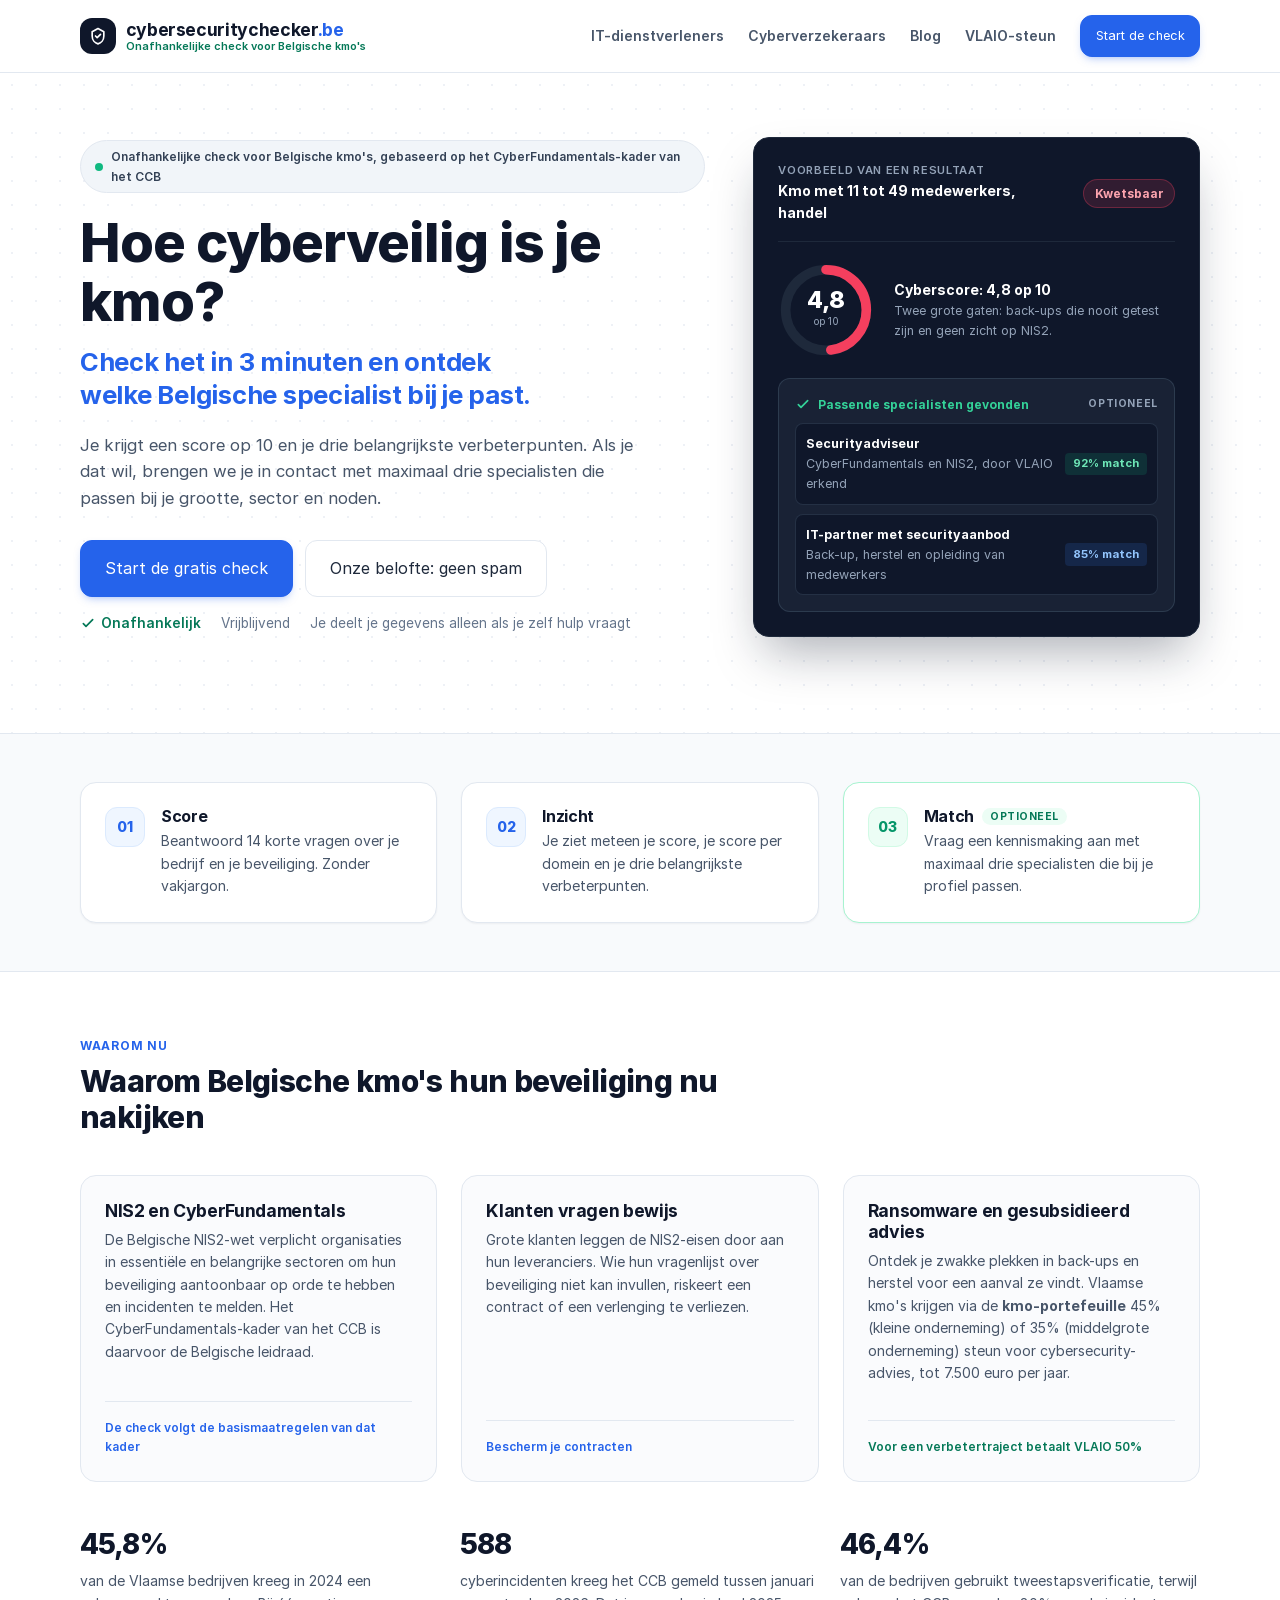
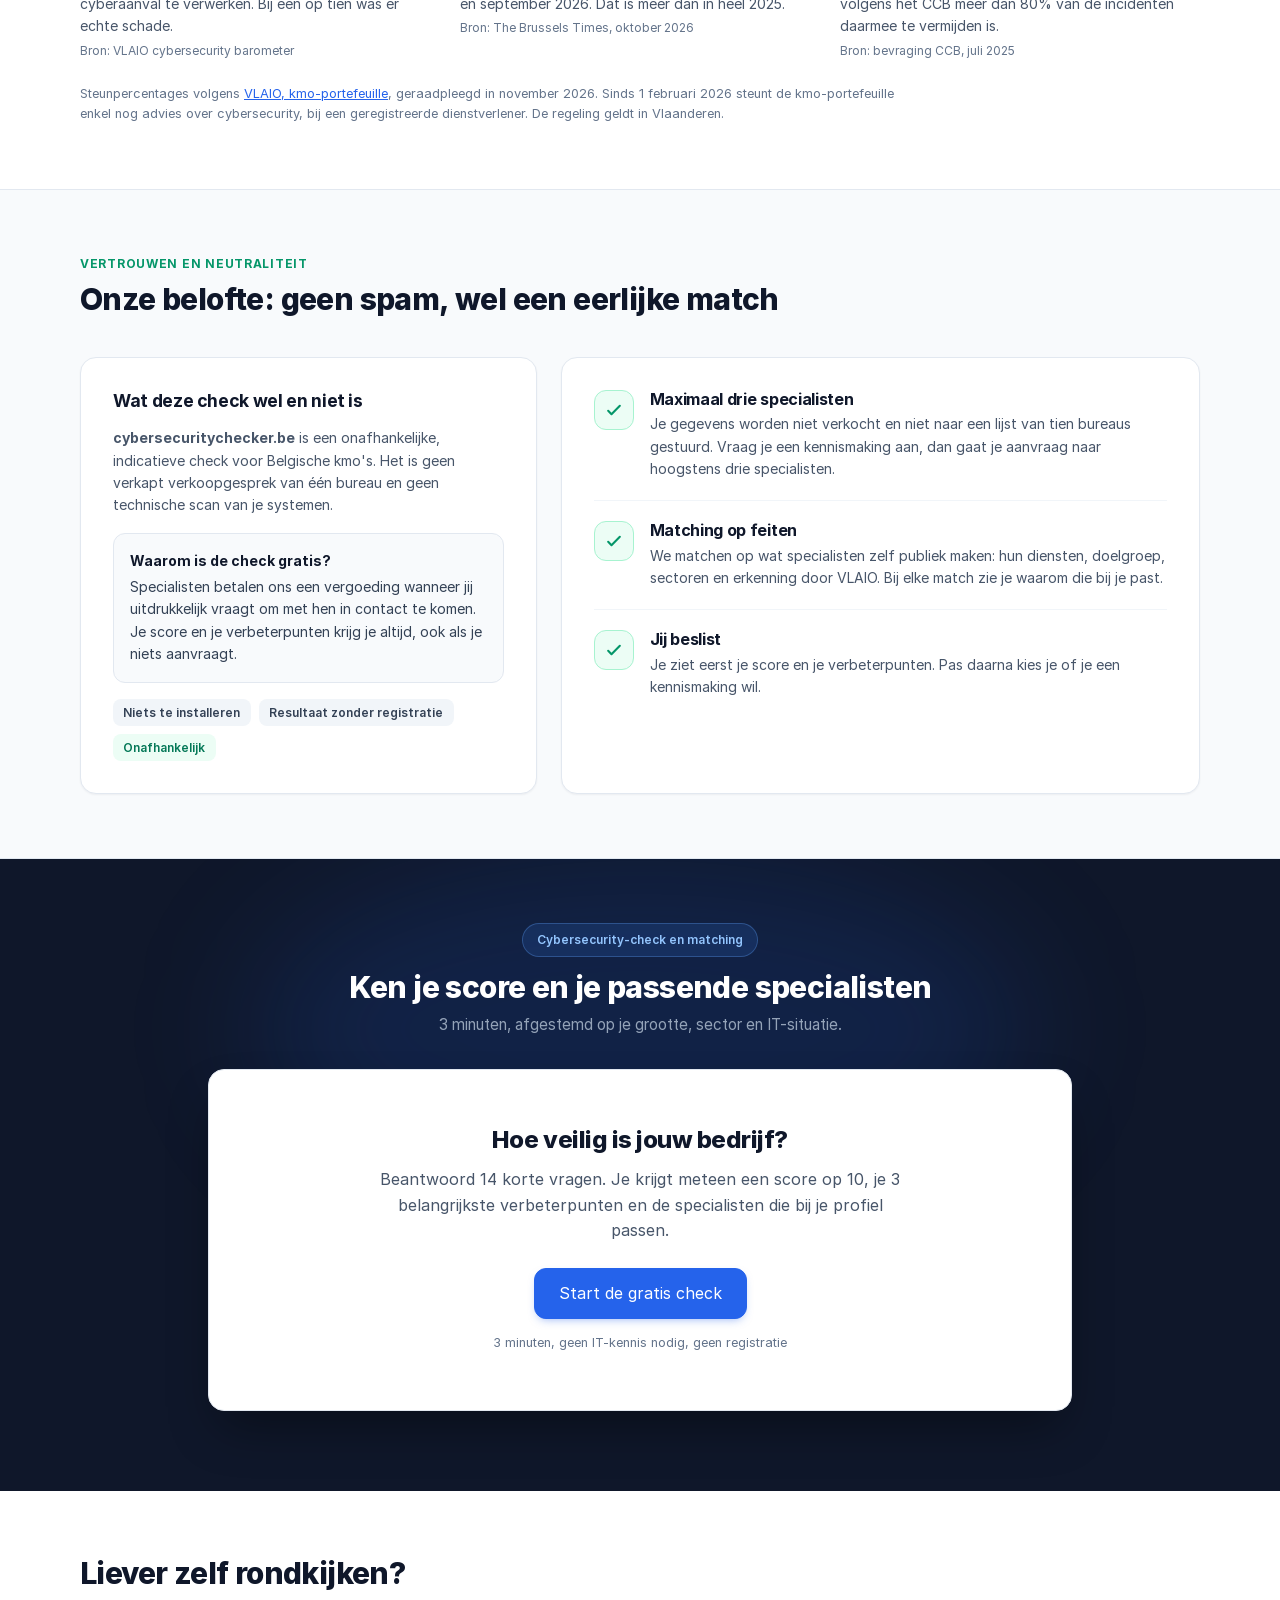
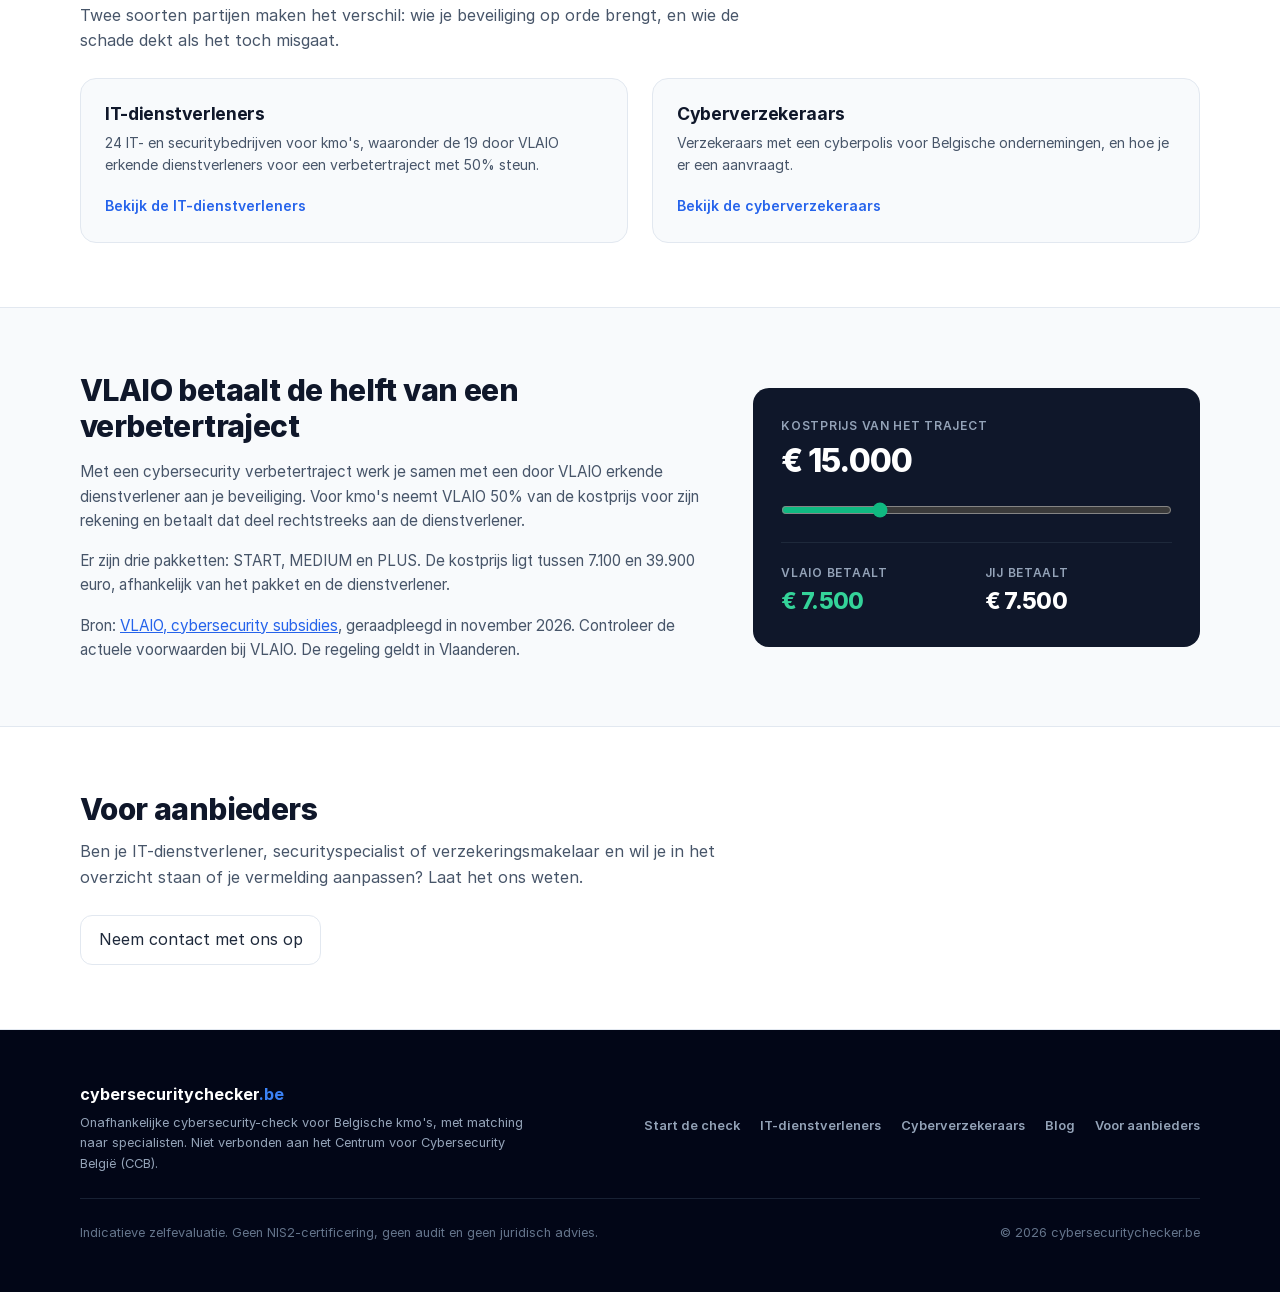
<file: index.html>
<!DOCTYPE html>
<html lang="nl-BE">
<head>
<meta charset="utf-8">
<meta name="viewport" content="width=device-width, initial-scale=1">
<title>cybersecuritychecker.be: check in 3 minuten hoe cyberveilig je kmo is</title>
<meta name="description" content="Gratis en onafhankelijke cybersecurity-check voor Belgische kmo&#x27;s. 14 korte vragen, een score op 10, je 3 belangrijkste verbeterpunten en specialisten die bij je passen.">
<link rel="preload" href="assets/fonts/Inter-Regular.woff2" as="font" type="font/woff2" crossorigin>
<link rel="stylesheet" href="assets/site.css?v=11">
</head>
<body>
<header class="top">
  <div class="container top-in">
    <a class="brand" href="index.html">
      <span class="brand-icon"><svg viewBox="0 0 24 24" fill="none" stroke="currentColor" stroke-width="2" aria-hidden="true"><path stroke-linecap="round" stroke-linejoin="round" d="M12 3l7 4v5c0 5-3.5 8.5-7 9.5-3.5-1-7-4.5-7-9.5V7l7-4z"/><path stroke-linecap="round" stroke-linejoin="round" d="M9 12l2 2 4-4"/></svg></span>
      <span class="brand-text"><span class="brand-name">cybersecuritychecker<b>.be</b></span><span class="brand-tag">Onafhankelijke check voor Belgische kmo's</span></span>
    </a>
    <nav class="main" aria-label="Hoofdmenu"><a href="it-dienstverleners.html">IT-dienstverleners</a><a href="cyberverzekeraars.html">Cyberverzekeraars</a><a href="blog/index.html">Blog</a><a href="index.html#steun">VLAIO-steun</a></nav>
    <a class="btn primary small" href="index.html#quiz">Start de check</a>
  </div>
</header>
<main>

<section class="hero">
  <div class="container hero-grid">
    <div class="hero-copy">
      <p class="pill"><i></i>Onafhankelijke check voor Belgische kmo's, gebaseerd op het CyberFundamentals-kader van het CCB</p>
      <h1>Hoe cyberveilig is je kmo?<span>Check het in 3 minuten en ontdek welke Belgische specialist bij je past.</span></h1>
      <p class="hero-sub">Je krijgt een score op 10 en je drie belangrijkste verbeterpunten. Als je dat wil, brengen we je in contact met maximaal drie specialisten die passen bij je grootte, sector en noden.</p>
      <div class="hero-actions">
        <a class="btn primary big" href="#quiz">Start de gratis check</a>
        <a class="btn outline big" href="#belofte">Onze belofte: geen spam</a>
      </div>
      <ul class="trust">
        <li class="ok"><svg viewBox="0 0 24 24" fill="none" stroke="currentColor" stroke-width="2.5" aria-hidden="true"><path stroke-linecap="round" stroke-linejoin="round" d="M5 13l4 4L19 7"/></svg>Onafhankelijk</li>
        <li>Vrijblijvend</li>
        <li>Je deelt je gegevens alleen als je zelf hulp vraagt</li>
      </ul>
    </div>
    <div class="sample" aria-label="Voorbeeld van een resultaat">
      <div class="sample-head">
        <div><p class="sample-eyebrow">Voorbeeld van een resultaat</p><p class="sample-title">Kmo met 11 tot 49 medewerkers, handel</p></div>
        <span class="sample-badge">Kwetsbaar</span>
      </div>
      <div class="sample-score">
        <div class="ring">
          <svg viewBox="0 0 100 100" aria-hidden="true"><circle cx="50" cy="50" r="42" fill="none" stroke="#1E293B" stroke-width="10"/><circle cx="50" cy="50" r="42" fill="none" stroke="#F43F5E" stroke-width="10" stroke-linecap="round" stroke-dasharray="263.89" stroke-dashoffset="137.22"/></svg>
          <div><strong>4,8</strong><span>op 10</span></div>
        </div>
        <div><p class="sample-strong">Cyberscore: 4,8 op 10</p><p>Twee grote gaten: back-ups die nooit getest zijn en geen zicht op NIS2.</p></div>
      </div>
      <div class="sample-matches">
        <p class="sample-found"><svg viewBox="0 0 24 24" fill="none" stroke="currentColor" stroke-width="2.5" aria-hidden="true"><path stroke-linecap="round" stroke-linejoin="round" d="M5 13l4 4L19 7"/></svg>Passende specialisten gevonden<span>Optioneel</span></p>
        <div class="sample-match"><div><p>Securityadviseur</p><p>CyberFundamentals en NIS2, door VLAIO erkend</p></div><span class="g">92% match</span></div>
        <div class="sample-match"><div><p>IT-partner met securityaanbod</p><p>Back-up, herstel en opleiding van medewerkers</p></div><span class="b">85% match</span></div>
      </div>
    </div>
  </div>
</section>

<section class="strip" id="werking">
  <div class="container steps">
    <div class="step"><span>01</span><div><h2>Score</h2><p>Beantwoord 14 korte vragen over je bedrijf en je beveiliging. Zonder vakjargon.</p></div></div>
    <div class="step"><span>02</span><div><h2>Inzicht</h2><p>Je ziet meteen je score, je score per domein en je drie belangrijkste verbeterpunten.</p></div></div>
    <div class="step opt"><span>03</span><div><h2>Match <em>Optioneel</em></h2><p>Vraag een kennismaking aan met maximaal drie specialisten die bij je profiel passen.</p></div></div>
  </div>
</section>

<section class="band white" id="waarom">
  <div class="container">
    <p class="eyebrow">Waarom nu</p>
    <h2>Waarom Belgische kmo's hun beveiliging nu nakijken</h2>
    <div class="reasons">
      <article class="reason">
        <h3>NIS2 en CyberFundamentals</h3>
        <p>De Belgische NIS2-wet verplicht organisaties in essentiële en belangrijke sectoren om hun beveiliging aantoonbaar op orde te hebben en incidenten te melden. Het CyberFundamentals-kader van het CCB is daarvoor de Belgische leidraad.</p>
        <p class="reason-foot">De check volgt de basismaatregelen van dat kader</p>
      </article>
      <article class="reason">
        <h3>Klanten vragen bewijs</h3>
        <p>Grote klanten leggen de NIS2-eisen door aan hun leveranciers. Wie hun vragenlijst over beveiliging niet kan invullen, riskeert een contract of een verlenging te verliezen.</p>
        <p class="reason-foot">Bescherm je contracten</p>
      </article>
      <article class="reason green">
        <h3>Ransomware en gesubsidieerd advies</h3>
        <p>Ontdek je zwakke plekken in back-ups en herstel voor een aanval ze vindt. Vlaamse kmo's krijgen via de <strong>kmo-portefeuille</strong> 45% (kleine onderneming) of 35% (middelgrote onderneming) steun voor cybersecurity-advies, tot 7.500 euro per jaar.</p>
        <p class="reason-foot">Voor een verbetertraject betaalt VLAIO 50%</p>
      </article>
    </div>
    <ul class="stats">
      <li><b>45,8%</b><span>van de Vlaamse bedrijven kreeg in 2024 een cyberaanval te verwerken. Bij één op tien was er echte schade.<small>Bron: VLAIO cybersecurity barometer</small></span></li>
      <li><b>588</b><span>cyberincidenten kreeg het CCB gemeld tussen januari en september 2026. Dat is meer dan in heel 2025.<small>Bron: The Brussels Times, oktober 2026</small></span></li>
      <li><b>46,4%</b><span>van de bedrijven gebruikt tweestapsverificatie, terwijl volgens het CCB meer dan 80% van de incidenten daarmee te vermijden is.<small>Bron: bevraging CCB, juli 2025</small></span></li>
    </ul>
    <p class="source">Steunpercentages volgens <a href="https://www.vlaio.be/nl/subsidies-financiering/kmo-portefeuille">VLAIO, kmo-portefeuille</a>, geraadpleegd in november 2026. Sinds 1 februari 2026 steunt de kmo-portefeuille enkel nog advies over cybersecurity, bij een geregistreerde dienstverlener. De regeling geldt in Vlaanderen.</p>
  </div>
</section>

<section class="band" id="belofte">
  <div class="container">
    <p class="eyebrow green">Vertrouwen en neutraliteit</p>
    <h2>Onze belofte: geen spam, wel een eerlijke match</h2>
    <div class="promise">
      <div class="panel">
        <h3>Wat deze check wel en niet is</h3>
        <p><strong>cybersecuritychecker.be</strong> is een onafhankelijke, indicatieve check voor Belgische kmo's. Het is geen verkapt verkoopgesprek van één bureau en geen technische scan van je systemen.</p>
        <div class="why-free"><strong>Waarom is de check gratis?</strong>Specialisten betalen ons een vergoeding wanneer jij uitdrukkelijk vraagt om met hen in contact te komen. Je score en je verbeterpunten krijg je altijd, ook als je niets aanvraagt.</div>
        <p class="chips"><span>Niets te installeren</span><span>Resultaat zonder registratie</span><span class="g">Onafhankelijk</span></p>
      </div>
      <div class="panel pillars">
        <div class="pillar"><i><svg viewBox="0 0 24 24" fill="none" stroke="currentColor" stroke-width="2.5" aria-hidden="true"><path stroke-linecap="round" stroke-linejoin="round" d="M5 13l4 4L19 7"/></svg></i><div><h3>Maximaal drie specialisten</h3><p>Je gegevens worden niet verkocht en niet naar een lijst van tien bureaus gestuurd. Vraag je een kennismaking aan, dan gaat je aanvraag naar hoogstens drie specialisten.</p></div></div>
        <div class="pillar"><i><svg viewBox="0 0 24 24" fill="none" stroke="currentColor" stroke-width="2.5" aria-hidden="true"><path stroke-linecap="round" stroke-linejoin="round" d="M5 13l4 4L19 7"/></svg></i><div><h3>Matching op feiten</h3><p>We matchen op wat specialisten zelf publiek maken: hun diensten, doelgroep, sectoren en erkenning door VLAIO. Bij elke match zie je waarom die bij je past.</p></div></div>
        <div class="pillar"><i><svg viewBox="0 0 24 24" fill="none" stroke="currentColor" stroke-width="2.5" aria-hidden="true"><path stroke-linecap="round" stroke-linejoin="round" d="M5 13l4 4L19 7"/></svg></i><div><h3>Jij beslist</h3><p>Je ziet eerst je score en je verbeterpunten. Pas daarna kies je of je een kennismaking wil.</p></div></div>
      </div>
    </div>
  </div>
</section>

<section class="checker" id="check">
  <div class="container narrow">
    <div class="checker-head">
      <p class="pill dark">Cybersecurity-check en matching</p>
      <h2>Ken je score en je passende specialisten</h2>
      <p>3 minuten, afgestemd op je grootte, sector en IT-situatie.</p>
    </div>
    <div class="checker-card">
      <div id="quiz" class="quiz"><noscript><p>Zet JavaScript aan in je browser om de check te doen.</p></noscript></div>
    </div>
  </div>
</section>

<section class="band white" id="aanbod">
  <div class="container">
    <h2>Liever zelf rondkijken?</h2>
    <p class="band-intro">Twee soorten partijen maken het verschil: wie je beveiliging op orde brengt, en wie de schade dekt als het toch misgaat.</p>
    <div class="cats">
      <a class="cat" href="it-dienstverleners.html"><h3>IT-dienstverleners</h3><p>24 IT- en securitybedrijven voor kmo's, waaronder de 19 door VLAIO erkende dienstverleners voor een verbetertraject met 50% steun.</p><span>Bekijk de IT-dienstverleners</span></a>
      <a class="cat" href="cyberverzekeraars.html"><h3>Cyberverzekeraars</h3><p>Verzekeraars met een cyberpolis voor Belgische ondernemingen, en hoe je er een aanvraagt.</p><span>Bekijk de cyberverzekeraars</span></a>
    </div>
  </div>
</section>

<section class="band" id="steun">
  <div class="container subsidy">
    <div>
      <h2>VLAIO betaalt de helft van een verbetertraject</h2>
      <p>Met een cybersecurity verbetertraject werk je samen met een door VLAIO erkende dienstverlener aan je beveiliging. Voor kmo's neemt VLAIO 50% van de kostprijs voor zijn rekening en betaalt dat deel rechtstreeks aan de dienstverlener.</p>
      <p>Er zijn drie pakketten: START, MEDIUM en PLUS. De kostprijs ligt tussen 7.100 en 39.900 euro, afhankelijk van het pakket en de dienstverlener.</p>
      <p class="source">Bron: <a href="https://www.vlaio.be/nl/subsidies-financiering/subsidiedatabank/cybersecurity-subsidies">VLAIO, cybersecurity subsidies</a>, geraadpleegd in november 2026. Controleer de actuele voorwaarden bij VLAIO. De regeling geldt in Vlaanderen.</p>
    </div>
    <div class="calc">
      <label for="cost">Kostprijs van het traject</label>
      <output id="total">€ 15.000</output>
      <input id="cost" type="range" min="7100" max="39900" step="100" value="15000">
      <div class="split">
        <div><small>VLAIO betaalt</small><output id="vlaio">€ 7.500</output></div>
        <div><small>Jij betaalt</small><output id="own">€ 7.500</output></div>
      </div>
    </div>
  </div>
</section>

<section class="band white" id="aanbieders">
  <div class="container">
    <h2>Voor aanbieders</h2>
    <p class="band-intro">Ben je IT-dienstverlener, securityspecialist of verzekeringsmakelaar en wil je in het overzicht staan of je vermelding aanpassen? Laat het ons weten.</p>
    <a class="btn outline" href="mailto:info@example.com?subject=cybersecuritychecker.be%20aanbieder">Neem contact met ons op</a>
  </div>
</section>

<script src="assets/quiz-config.js?v=11"></script>
<script src="assets/match-data.js?v=11"></script>
<script src="assets/quiz.js?v=11"></script>
<script>
(function () {
  var fmt = function (n) { return "€ " + Math.round(n).toLocaleString("nl-BE"); };
  var cost = document.getElementById("cost");
  cost.oninput = function () {
    var v = +cost.value;
    document.getElementById("total").textContent = fmt(v);
    document.getElementById("vlaio").textContent = fmt(v / 2);
    document.getElementById("own").textContent = fmt(v / 2);
  };
})();
</script>
</main>
<footer class="site">
  <div class="container">
    <div class="foot-top">
      <div>
        <p class="foot-brand">cybersecuritychecker<b>.be</b></p>
        <p>Onafhankelijke cybersecurity-check voor Belgische kmo's, met matching naar specialisten. Niet verbonden aan het Centrum voor Cybersecurity België (CCB).</p>
      </div>
      <nav aria-label="Voettekst">
        <a href="index.html#quiz">Start de check</a>
        <a href="it-dienstverleners.html">IT-dienstverleners</a>
        <a href="cyberverzekeraars.html">Cyberverzekeraars</a>
        <a href="blog/index.html">Blog</a>
        <a href="index.html#aanbieders">Voor aanbieders</a>
      </nav>
    </div>
    <div class="foot-bottom">
      <p>Indicatieve zelfevaluatie. Geen NIS2-certificering, geen audit en geen juridisch advies.</p>
      <p>&copy; 2026 cybersecuritychecker.be</p>
    </div>
  </div>
</footer>
</body>
</html>
</file>
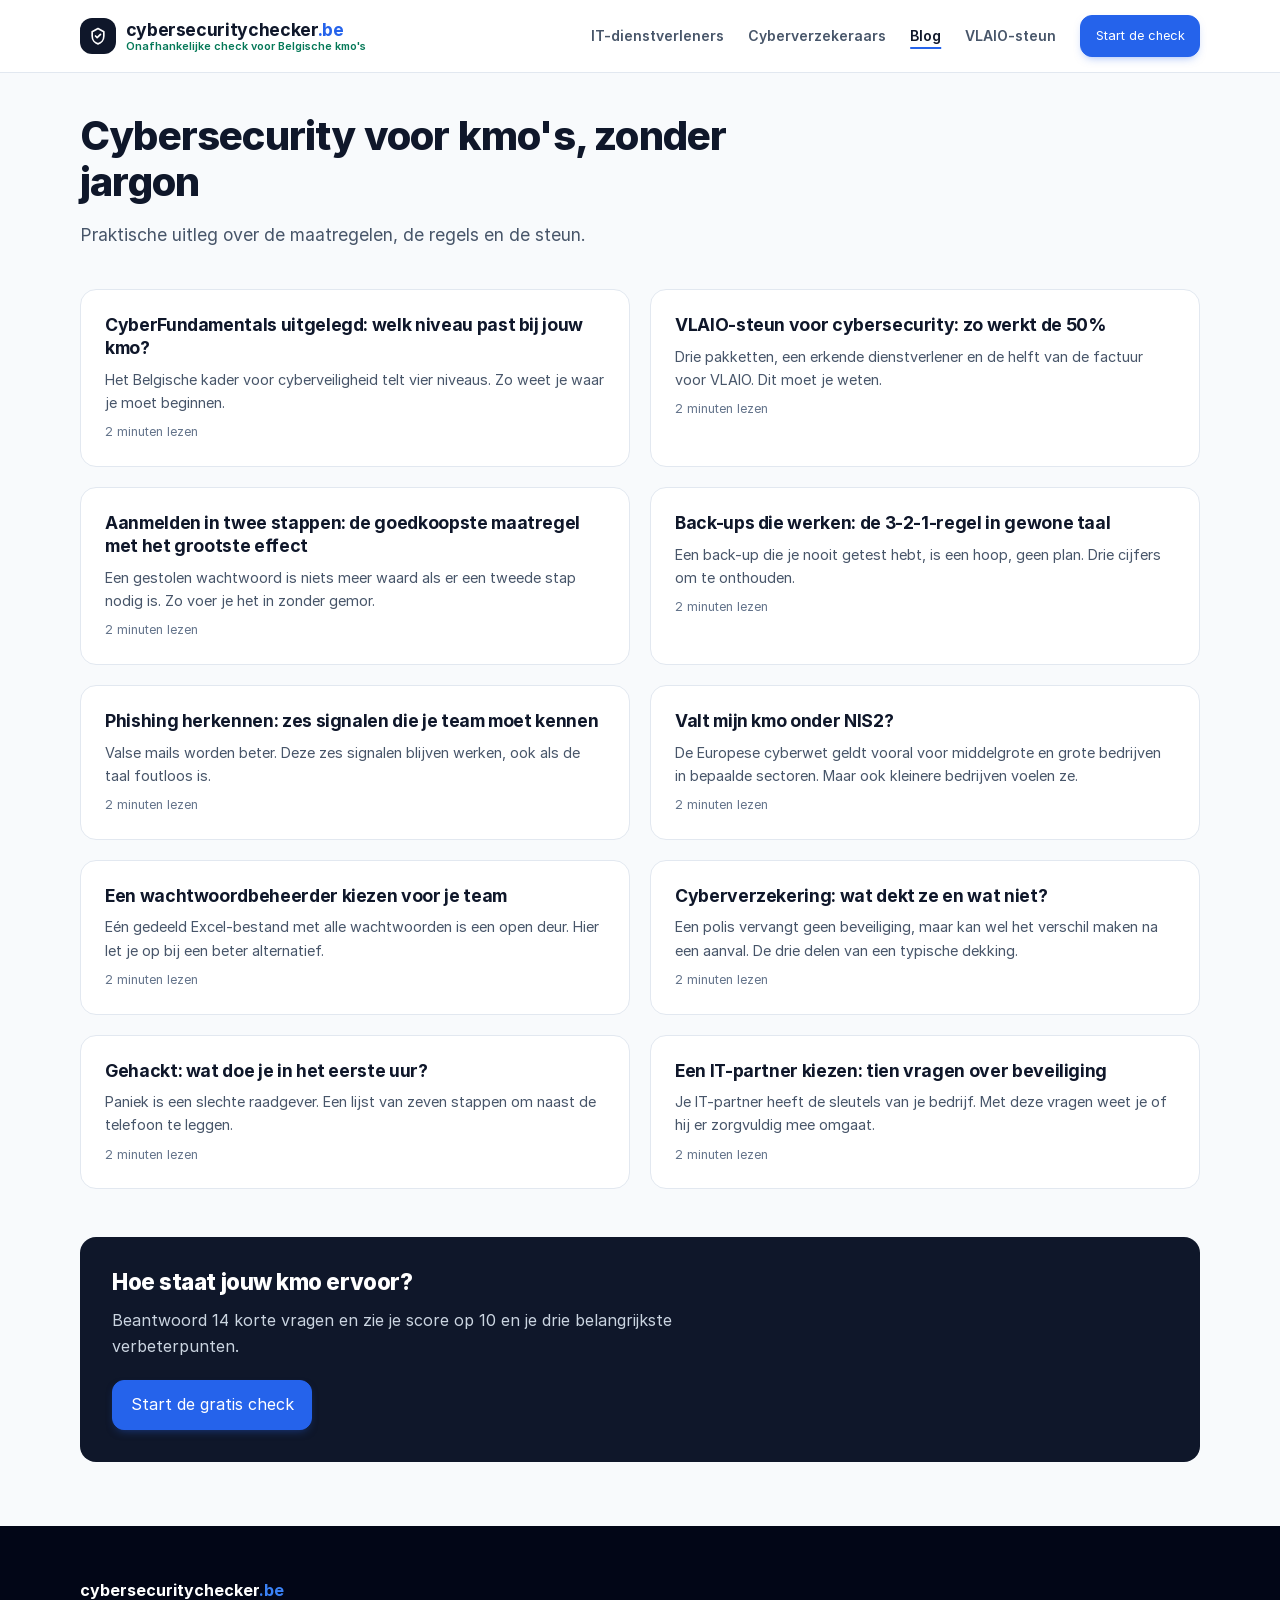
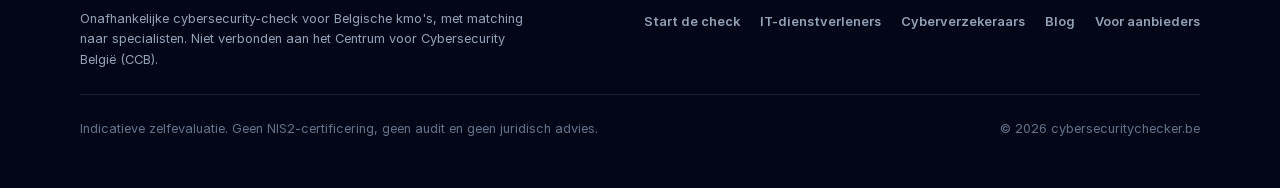
<file: blog/index.html>
<!DOCTYPE html>
<html lang="nl-BE">
<head>
<meta charset="utf-8">
<meta name="viewport" content="width=device-width, initial-scale=1">
<title>Blog | cybersecuritychecker.be</title>
<meta name="description" content="Praktische artikels over cybersecurity voor kmo&#x27;s in Vlaanderen.">
<link rel="preload" href="../assets/fonts/Inter-Regular.woff2" as="font" type="font/woff2" crossorigin>
<link rel="stylesheet" href="../assets/site.css?v=11">
</head>
<body>
<header class="top">
  <div class="container top-in">
    <a class="brand" href="../index.html">
      <span class="brand-icon"><svg viewBox="0 0 24 24" fill="none" stroke="currentColor" stroke-width="2" aria-hidden="true"><path stroke-linecap="round" stroke-linejoin="round" d="M12 3l7 4v5c0 5-3.5 8.5-7 9.5-3.5-1-7-4.5-7-9.5V7l7-4z"/><path stroke-linecap="round" stroke-linejoin="round" d="M9 12l2 2 4-4"/></svg></span>
      <span class="brand-text"><span class="brand-name">cybersecuritychecker<b>.be</b></span><span class="brand-tag">Onafhankelijke check voor Belgische kmo's</span></span>
    </a>
    <nav class="main" aria-label="Hoofdmenu"><a href="../it-dienstverleners.html">IT-dienstverleners</a><a href="../cyberverzekeraars.html">Cyberverzekeraars</a><a href="../blog/index.html" aria-current="page">Blog</a><a href="../index.html#steun">VLAIO-steun</a></nav>
    <a class="btn primary small" href="../index.html#quiz">Start de check</a>
  </div>
</header>
<main>
<div class="container page">
<div class="page-head"><h1>Cybersecurity voor kmo's, zonder jargon</h1><p class="lead">Praktische uitleg over de maatregelen, de regels en de steun.</p></div>
<ul class="posts">
<li><a href="cyberfundamentals-uitgelegd.html"><h2>CyberFundamentals uitgelegd: welk niveau past bij jouw kmo?</h2></a><p>Het Belgische kader voor cyberveiligheid telt vier niveaus. Zo weet je waar je moet beginnen.</p><p class="meta">2 minuten lezen</p></li>
<li><a href="vlaio-steun-cybersecurity.html"><h2>VLAIO-steun voor cybersecurity: zo werkt de 50%</h2></a><p>Drie pakketten, een erkende dienstverlener en de helft van de factuur voor VLAIO. Dit moet je weten.</p><p class="meta">2 minuten lezen</p></li>
<li><a href="aanmelden-in-twee-stappen.html"><h2>Aanmelden in twee stappen: de goedkoopste maatregel met het grootste effect</h2></a><p>Een gestolen wachtwoord is niets meer waard als er een tweede stap nodig is. Zo voer je het in zonder gemor.</p><p class="meta">2 minuten lezen</p></li>
<li><a href="back-ups-3-2-1.html"><h2>Back-ups die werken: de 3-2-1-regel in gewone taal</h2></a><p>Een back-up die je nooit getest hebt, is een hoop, geen plan. Drie cijfers om te onthouden.</p><p class="meta">2 minuten lezen</p></li>
<li><a href="phishing-herkennen.html"><h2>Phishing herkennen: zes signalen die je team moet kennen</h2></a><p>Valse mails worden beter. Deze zes signalen blijven werken, ook als de taal foutloos is.</p><p class="meta">2 minuten lezen</p></li>
<li><a href="nis2-voor-kmo.html"><h2>Valt mijn kmo onder NIS2?</h2></a><p>De Europese cyberwet geldt vooral voor middelgrote en grote bedrijven in bepaalde sectoren. Maar ook kleinere bedrijven voelen ze.</p><p class="meta">2 minuten lezen</p></li>
<li><a href="wachtwoordbeheerder-kiezen.html"><h2>Een wachtwoordbeheerder kiezen voor je team</h2></a><p>Eén gedeeld Excel-bestand met alle wachtwoorden is een open deur. Hier let je op bij een beter alternatief.</p><p class="meta">2 minuten lezen</p></li>
<li><a href="cyberverzekering-wat-dekt-ze.html"><h2>Cyberverzekering: wat dekt ze en wat niet?</h2></a><p>Een polis vervangt geen beveiliging, maar kan wel het verschil maken na een aanval. De drie delen van een typische dekking.</p><p class="meta">2 minuten lezen</p></li>
<li><a href="gehackt-het-eerste-uur.html"><h2>Gehackt: wat doe je in het eerste uur?</h2></a><p>Paniek is een slechte raadgever. Een lijst van zeven stappen om naast de telefoon te leggen.</p><p class="meta">2 minuten lezen</p></li>
<li><a href="it-partner-kiezen.html"><h2>Een IT-partner kiezen: tien vragen over beveiliging</h2></a><p>Je IT-partner heeft de sleutels van je bedrijf. Met deze vragen weet je of hij er zorgvuldig mee omgaat.</p><p class="meta">2 minuten lezen</p></li>
</ul>
<aside class="closing">
  <h2>Hoe staat jouw kmo ervoor?</h2>
  <p>Beantwoord 14 korte vragen en zie je score op 10 en je drie belangrijkste verbeterpunten.</p>
  <a class="btn primary" href="../index.html#quiz">Start de gratis check</a>
</aside>
</div>
</main>
<footer class="site">
  <div class="container">
    <div class="foot-top">
      <div>
        <p class="foot-brand">cybersecuritychecker<b>.be</b></p>
        <p>Onafhankelijke cybersecurity-check voor Belgische kmo's, met matching naar specialisten. Niet verbonden aan het Centrum voor Cybersecurity België (CCB).</p>
      </div>
      <nav aria-label="Voettekst">
        <a href="../index.html#quiz">Start de check</a>
        <a href="../it-dienstverleners.html">IT-dienstverleners</a>
        <a href="../cyberverzekeraars.html">Cyberverzekeraars</a>
        <a href="../blog/index.html">Blog</a>
        <a href="../index.html#aanbieders">Voor aanbieders</a>
      </nav>
    </div>
    <div class="foot-bottom">
      <p>Indicatieve zelfevaluatie. Geen NIS2-certificering, geen audit en geen juridisch advies.</p>
      <p>&copy; 2026 cybersecuritychecker.be</p>
    </div>
  </div>
</footer>
</body>
</html>
</file>
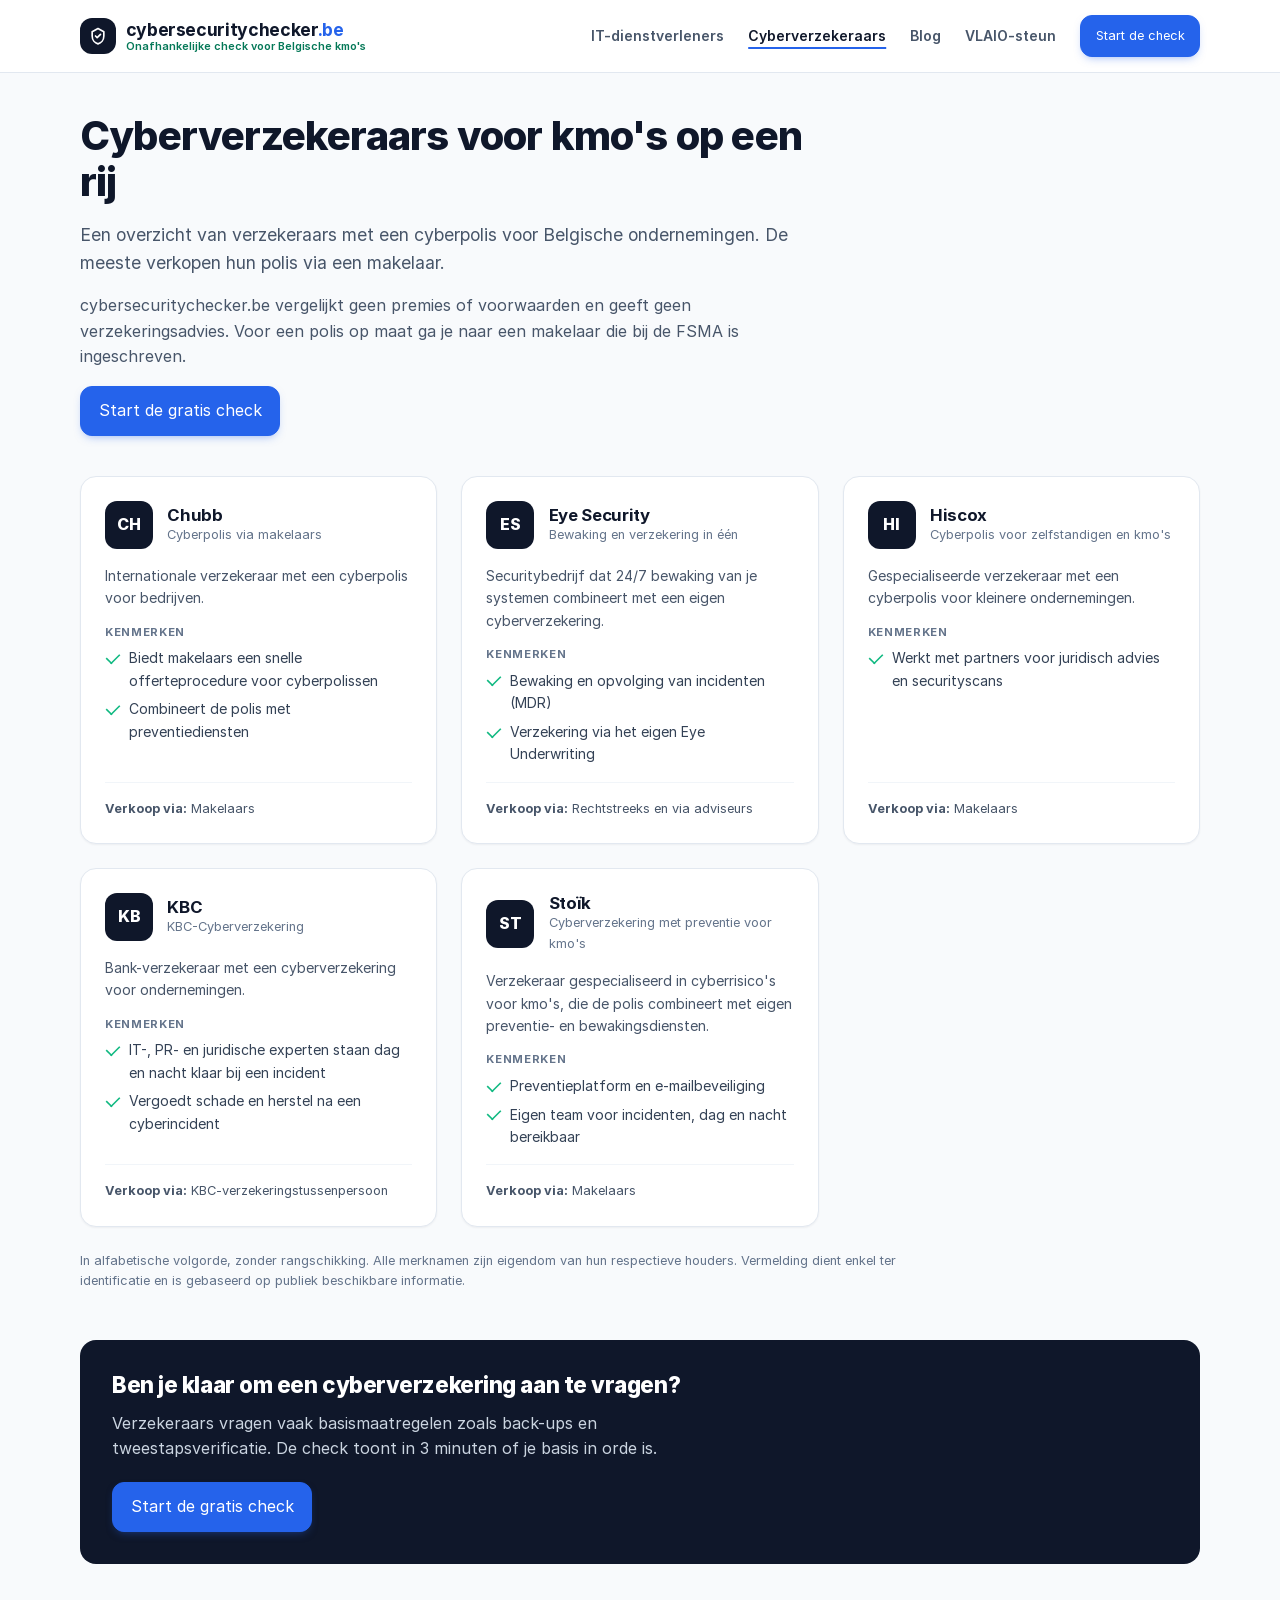
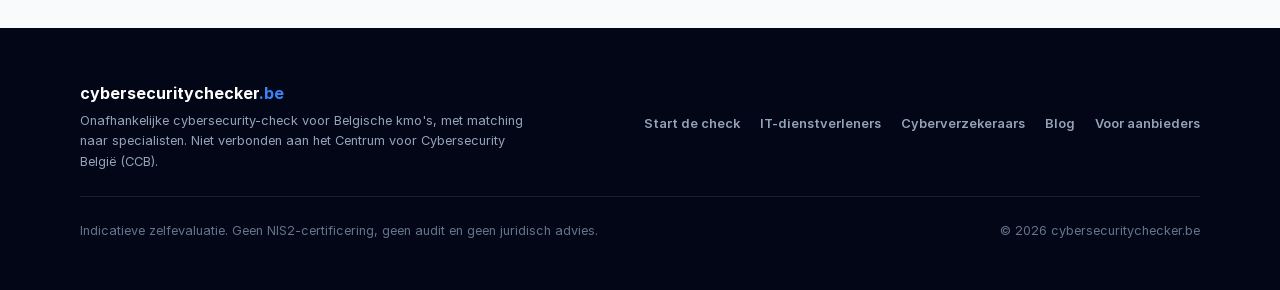
<file: cyberverzekeraars.html>
<!DOCTYPE html>
<html lang="nl-BE">
<head>
<meta charset="utf-8">
<meta name="viewport" content="width=device-width, initial-scale=1">
<title>Cyberverzekeraars in België | cybersecuritychecker.be</title>
<meta name="description" content="Overzicht van verzekeraars met een cyberpolis voor Belgische kmo&#x27;s. Geen prijsvergelijking en geen advies.">
<link rel="preload" href="assets/fonts/Inter-Regular.woff2" as="font" type="font/woff2" crossorigin>
<link rel="stylesheet" href="assets/site.css?v=11">
</head>
<body>
<header class="top">
  <div class="container top-in">
    <a class="brand" href="index.html">
      <span class="brand-icon"><svg viewBox="0 0 24 24" fill="none" stroke="currentColor" stroke-width="2" aria-hidden="true"><path stroke-linecap="round" stroke-linejoin="round" d="M12 3l7 4v5c0 5-3.5 8.5-7 9.5-3.5-1-7-4.5-7-9.5V7l7-4z"/><path stroke-linecap="round" stroke-linejoin="round" d="M9 12l2 2 4-4"/></svg></span>
      <span class="brand-text"><span class="brand-name">cybersecuritychecker<b>.be</b></span><span class="brand-tag">Onafhankelijke check voor Belgische kmo's</span></span>
    </a>
    <nav class="main" aria-label="Hoofdmenu"><a href="it-dienstverleners.html">IT-dienstverleners</a><a href="cyberverzekeraars.html" aria-current="page">Cyberverzekeraars</a><a href="blog/index.html">Blog</a><a href="index.html#steun">VLAIO-steun</a></nav>
    <a class="btn primary small" href="index.html#quiz">Start de check</a>
  </div>
</header>
<main>
<div class="container page">
<div class="page-head">
  <h1>Cyberverzekeraars voor kmo's op een rij</h1>
  <p class="lead">Een overzicht van verzekeraars met een cyberpolis voor Belgische ondernemingen. De meeste verkopen hun polis via een makelaar.</p>
  <p>cybersecuritychecker.be vergelijkt geen premies of voorwaarden en geeft geen verzekeringsadvies. Voor een polis op maat ga je naar een makelaar die bij de FSMA is ingeschreven.</p>
  <a class="btn primary" href="index.html#quiz">Start de gratis check</a>
</div>
<div class="cards">
<article class="card">
  <div class="card-head"><div class="mono" aria-hidden="true">CH</div><div><h2>Chubb</h2><p>Cyberpolis via makelaars</p></div></div>
  
  <p>Internationale verzekeraar met een cyberpolis voor bedrijven.</p>
  <div><h3>Kenmerken</h3><ul class="checks"><li>Biedt makelaars een snelle offerteprocedure voor cyberpolissen</li><li>Combineert de polis met preventiediensten</li></ul></div>
  <div class="card-foot"><p><strong>Verkoop via:</strong> Makelaars</p></div>
</article>
<article class="card">
  <div class="card-head"><div class="mono" aria-hidden="true">ES</div><div><h2>Eye Security</h2><p>Bewaking en verzekering in één</p></div></div>
  
  <p>Securitybedrijf dat 24/7 bewaking van je systemen combineert met een eigen cyberverzekering.</p>
  <div><h3>Kenmerken</h3><ul class="checks"><li>Bewaking en opvolging van incidenten (MDR)</li><li>Verzekering via het eigen Eye Underwriting</li></ul></div>
  <div class="card-foot"><p><strong>Verkoop via:</strong> Rechtstreeks en via adviseurs</p></div>
</article>
<article class="card">
  <div class="card-head"><div class="mono" aria-hidden="true">HI</div><div><h2>Hiscox</h2><p>Cyberpolis voor zelfstandigen en kmo&#x27;s</p></div></div>
  
  <p>Gespecialiseerde verzekeraar met een cyberpolis voor kleinere ondernemingen.</p>
  <div><h3>Kenmerken</h3><ul class="checks"><li>Werkt met partners voor juridisch advies en securityscans</li></ul></div>
  <div class="card-foot"><p><strong>Verkoop via:</strong> Makelaars</p></div>
</article>
<article class="card">
  <div class="card-head"><div class="mono" aria-hidden="true">KB</div><div><h2>KBC</h2><p>KBC-Cyberverzekering</p></div></div>
  
  <p>Bank-verzekeraar met een cyberverzekering voor ondernemingen.</p>
  <div><h3>Kenmerken</h3><ul class="checks"><li>IT-, PR- en juridische experten staan dag en nacht klaar bij een incident</li><li>Vergoedt schade en herstel na een cyberincident</li></ul></div>
  <div class="card-foot"><p><strong>Verkoop via:</strong> KBC-verzekeringstussenpersoon</p></div>
</article>
<article class="card">
  <div class="card-head"><div class="mono" aria-hidden="true">ST</div><div><h2>Stoïk</h2><p>Cyberverzekering met preventie voor kmo&#x27;s</p></div></div>
  
  <p>Verzekeraar gespecialiseerd in cyberrisico&#x27;s voor kmo&#x27;s, die de polis combineert met eigen preventie- en bewakingsdiensten.</p>
  <div><h3>Kenmerken</h3><ul class="checks"><li>Preventieplatform en e-mailbeveiliging</li><li>Eigen team voor incidenten, dag en nacht bereikbaar</li></ul></div>
  <div class="card-foot"><p><strong>Verkoop via:</strong> Makelaars</p></div>
</article>
</div>
<p class="source">In alfabetische volgorde, zonder rangschikking. Alle merknamen zijn eigendom van hun respectieve houders. Vermelding dient enkel ter identificatie en is gebaseerd op publiek beschikbare informatie.</p>
<aside class="closing">
  <h2>Ben je klaar om een cyberverzekering aan te vragen?</h2>
  <p>Verzekeraars vragen vaak basismaatregelen zoals back-ups en tweestapsverificatie. De check toont in 3 minuten of je basis in orde is.</p>
  <a class="btn primary" href="index.html#quiz">Start de gratis check</a>
</aside>
</div>
</main>
<footer class="site">
  <div class="container">
    <div class="foot-top">
      <div>
        <p class="foot-brand">cybersecuritychecker<b>.be</b></p>
        <p>Onafhankelijke cybersecurity-check voor Belgische kmo's, met matching naar specialisten. Niet verbonden aan het Centrum voor Cybersecurity België (CCB).</p>
      </div>
      <nav aria-label="Voettekst">
        <a href="index.html#quiz">Start de check</a>
        <a href="it-dienstverleners.html">IT-dienstverleners</a>
        <a href="cyberverzekeraars.html">Cyberverzekeraars</a>
        <a href="blog/index.html">Blog</a>
        <a href="index.html#aanbieders">Voor aanbieders</a>
      </nav>
    </div>
    <div class="foot-bottom">
      <p>Indicatieve zelfevaluatie. Geen NIS2-certificering, geen audit en geen juridisch advies.</p>
      <p>&copy; 2026 cybersecuritychecker.be</p>
    </div>
  </div>
</footer>
</body>
</html>
</file>
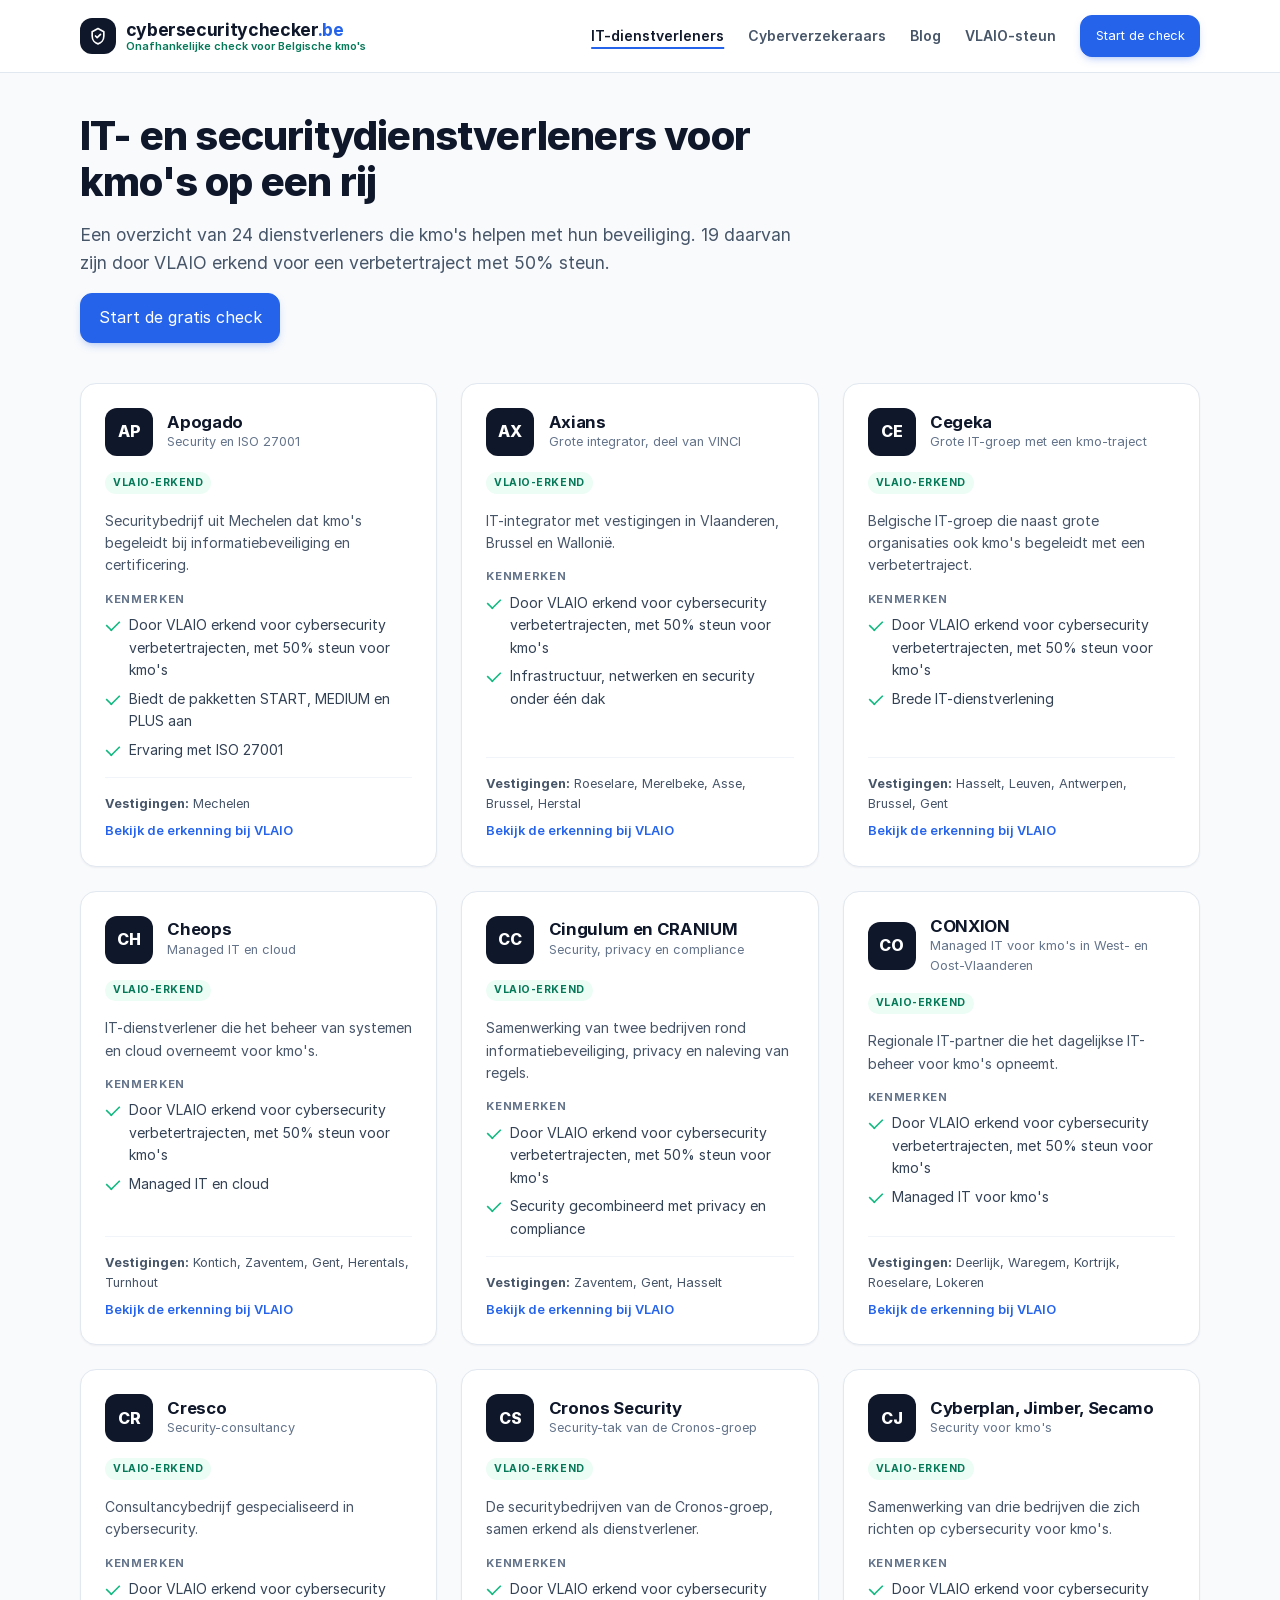
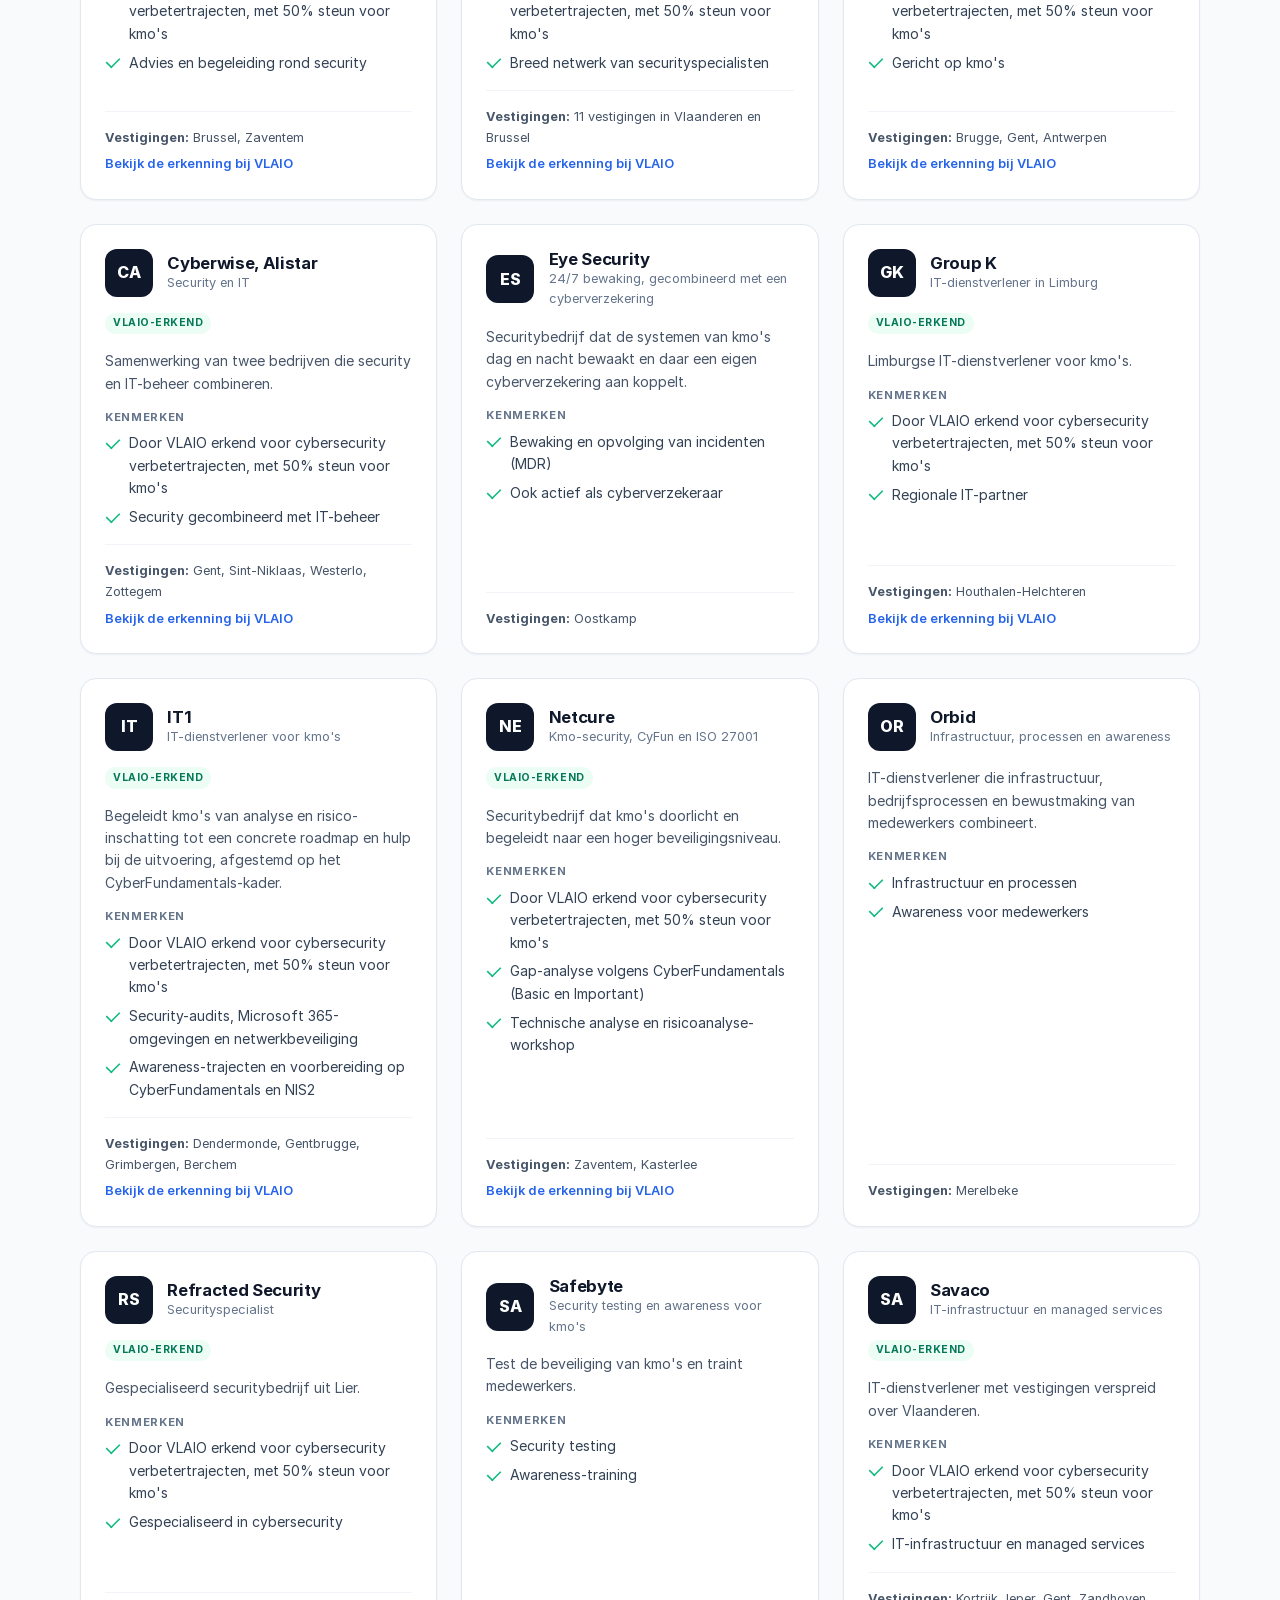
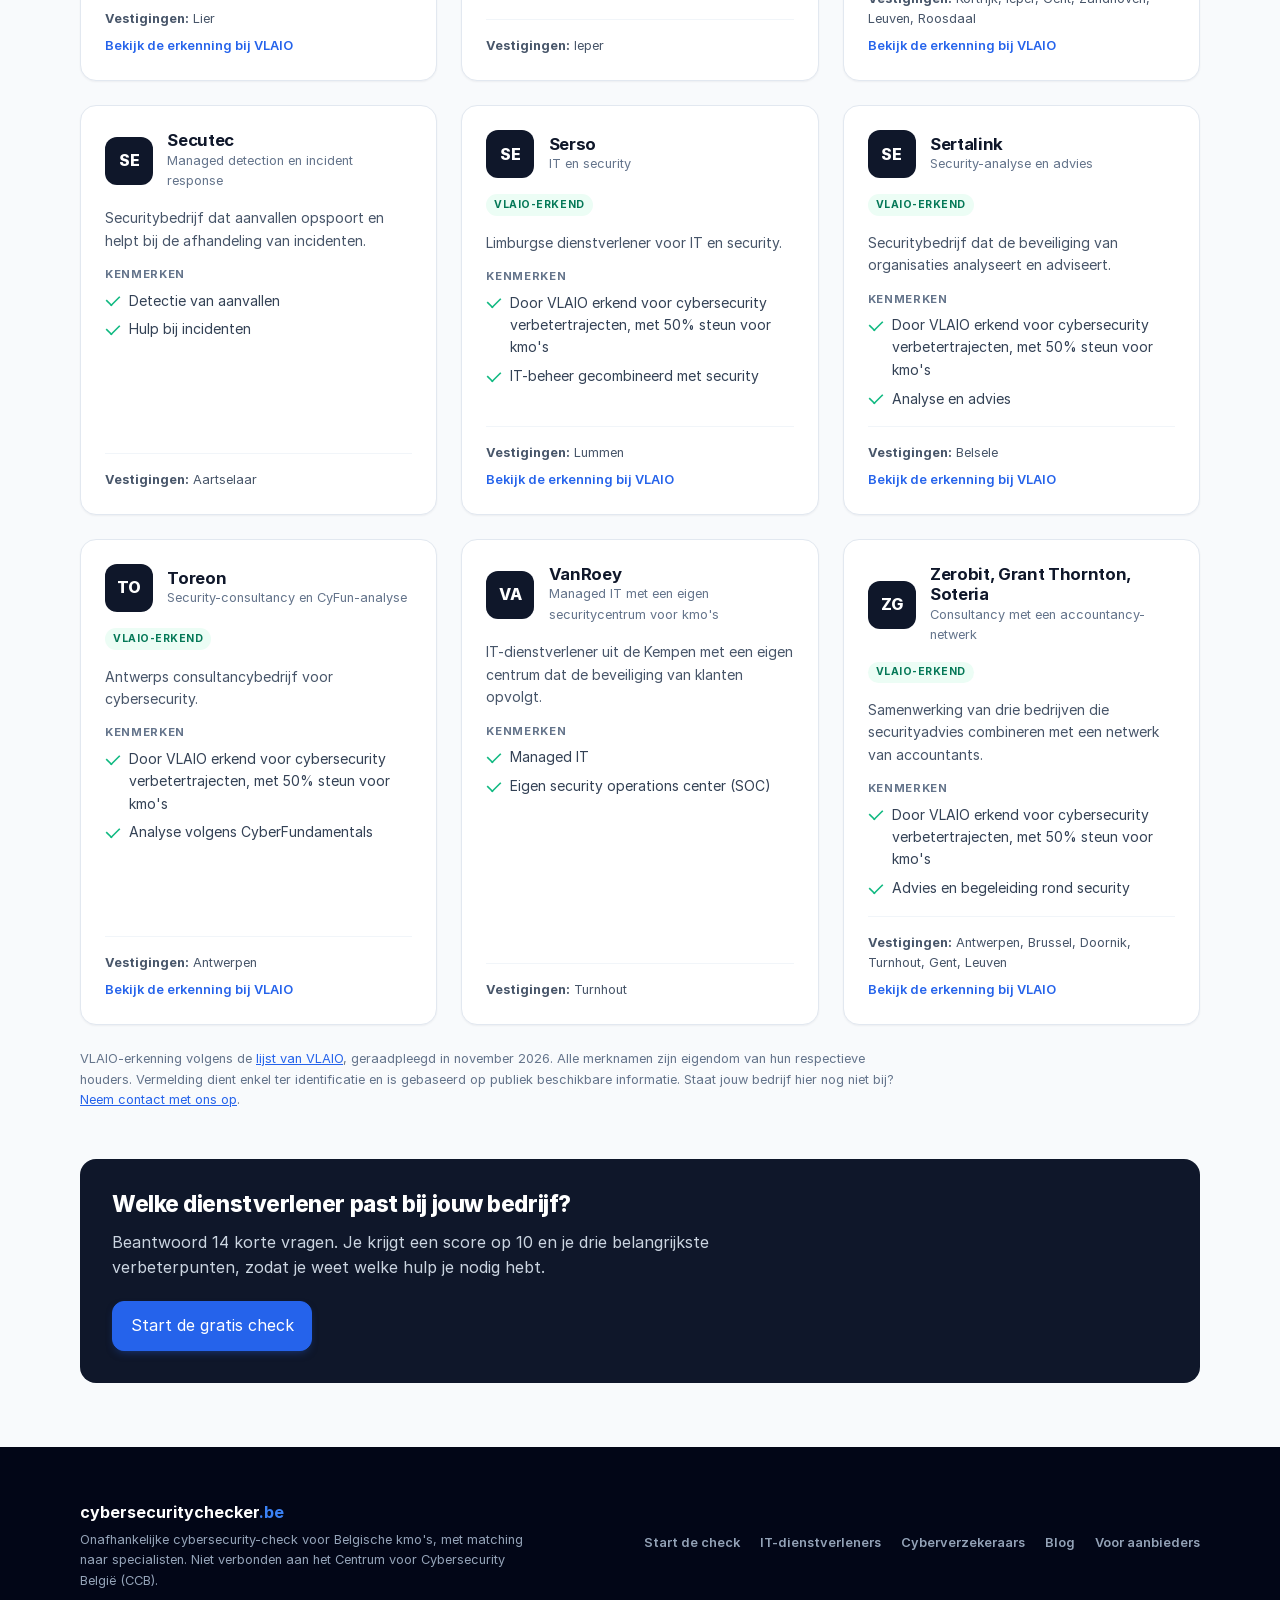
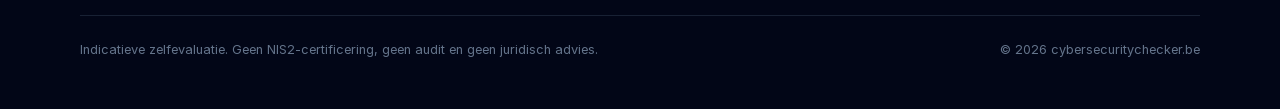
<file: it-dienstverleners.html>
<!DOCTYPE html>
<html lang="nl-BE">
<head>
<meta charset="utf-8">
<meta name="viewport" content="width=device-width, initial-scale=1">
<title>IT-dienstverleners voor cybersecurity | cybersecuritychecker.be</title>
<meta name="description" content="Overzicht van IT- en securitydienstverleners voor kmo&#x27;s in Vlaanderen, waaronder de door VLAIO erkende dienstverleners.">
<link rel="preload" href="assets/fonts/Inter-Regular.woff2" as="font" type="font/woff2" crossorigin>
<link rel="stylesheet" href="assets/site.css?v=11">
</head>
<body>
<header class="top">
  <div class="container top-in">
    <a class="brand" href="index.html">
      <span class="brand-icon"><svg viewBox="0 0 24 24" fill="none" stroke="currentColor" stroke-width="2" aria-hidden="true"><path stroke-linecap="round" stroke-linejoin="round" d="M12 3l7 4v5c0 5-3.5 8.5-7 9.5-3.5-1-7-4.5-7-9.5V7l7-4z"/><path stroke-linecap="round" stroke-linejoin="round" d="M9 12l2 2 4-4"/></svg></span>
      <span class="brand-text"><span class="brand-name">cybersecuritychecker<b>.be</b></span><span class="brand-tag">Onafhankelijke check voor Belgische kmo's</span></span>
    </a>
    <nav class="main" aria-label="Hoofdmenu"><a href="it-dienstverleners.html" aria-current="page">IT-dienstverleners</a><a href="cyberverzekeraars.html">Cyberverzekeraars</a><a href="blog/index.html">Blog</a><a href="index.html#steun">VLAIO-steun</a></nav>
    <a class="btn primary small" href="index.html#quiz">Start de check</a>
  </div>
</header>
<main>
<div class="container page">
<div class="page-head">
  <h1>IT- en securitydienstverleners voor kmo's op een rij</h1>
  <p class="lead">Een overzicht van 24 dienstverleners die kmo's helpen met hun beveiliging. 19 daarvan zijn door VLAIO erkend voor een verbetertraject met 50% steun.</p>
  <a class="btn primary" href="index.html#quiz">Start de gratis check</a>
</div>
<div class="cards">
<article class="card">
  <div class="card-head"><div class="mono" aria-hidden="true">AP</div><div><h2>Apogado</h2><p>Security en ISO 27001</p></div></div>
  <span class="tag">VLAIO-erkend</span>
  <p>Securitybedrijf uit Mechelen dat kmo&#x27;s begeleidt bij informatiebeveiliging en certificering.</p>
  <div><h3>Kenmerken</h3><ul class="checks"><li>Door VLAIO erkend voor cybersecurity verbetertrajecten, met 50% steun voor kmo&#x27;s</li><li>Biedt de pakketten START, MEDIUM en PLUS aan</li><li>Ervaring met ISO 27001</li></ul></div>
  <div class="card-foot"><p><strong>Vestigingen:</strong> Mechelen</p><a href="https://www.vlaio.be/nl/subsidies-financiering/cybersecurity-verbetertrajecten/hoe-start-je-jouw-verbetertraject">Bekijk de erkenning bij VLAIO</a></div>
</article>
<article class="card">
  <div class="card-head"><div class="mono" aria-hidden="true">AX</div><div><h2>Axians</h2><p>Grote integrator, deel van VINCI</p></div></div>
  <span class="tag">VLAIO-erkend</span>
  <p>IT-integrator met vestigingen in Vlaanderen, Brussel en Wallonië.</p>
  <div><h3>Kenmerken</h3><ul class="checks"><li>Door VLAIO erkend voor cybersecurity verbetertrajecten, met 50% steun voor kmo&#x27;s</li><li>Infrastructuur, netwerken en security onder één dak</li></ul></div>
  <div class="card-foot"><p><strong>Vestigingen:</strong> Roeselare, Merelbeke, Asse, Brussel, Herstal</p><a href="https://www.vlaio.be/nl/subsidies-financiering/cybersecurity-verbetertrajecten/hoe-start-je-jouw-verbetertraject">Bekijk de erkenning bij VLAIO</a></div>
</article>
<article class="card">
  <div class="card-head"><div class="mono" aria-hidden="true">CE</div><div><h2>Cegeka</h2><p>Grote IT-groep met een kmo-traject</p></div></div>
  <span class="tag">VLAIO-erkend</span>
  <p>Belgische IT-groep die naast grote organisaties ook kmo&#x27;s begeleidt met een verbetertraject.</p>
  <div><h3>Kenmerken</h3><ul class="checks"><li>Door VLAIO erkend voor cybersecurity verbetertrajecten, met 50% steun voor kmo&#x27;s</li><li>Brede IT-dienstverlening</li></ul></div>
  <div class="card-foot"><p><strong>Vestigingen:</strong> Hasselt, Leuven, Antwerpen, Brussel, Gent</p><a href="https://www.vlaio.be/nl/subsidies-financiering/cybersecurity-verbetertrajecten/hoe-start-je-jouw-verbetertraject">Bekijk de erkenning bij VLAIO</a></div>
</article>
<article class="card">
  <div class="card-head"><div class="mono" aria-hidden="true">CH</div><div><h2>Cheops</h2><p>Managed IT en cloud</p></div></div>
  <span class="tag">VLAIO-erkend</span>
  <p>IT-dienstverlener die het beheer van systemen en cloud overneemt voor kmo&#x27;s.</p>
  <div><h3>Kenmerken</h3><ul class="checks"><li>Door VLAIO erkend voor cybersecurity verbetertrajecten, met 50% steun voor kmo&#x27;s</li><li>Managed IT en cloud</li></ul></div>
  <div class="card-foot"><p><strong>Vestigingen:</strong> Kontich, Zaventem, Gent, Herentals, Turnhout</p><a href="https://www.vlaio.be/nl/subsidies-financiering/cybersecurity-verbetertrajecten/hoe-start-je-jouw-verbetertraject">Bekijk de erkenning bij VLAIO</a></div>
</article>
<article class="card">
  <div class="card-head"><div class="mono" aria-hidden="true">CC</div><div><h2>Cingulum en CRANIUM</h2><p>Security, privacy en compliance</p></div></div>
  <span class="tag">VLAIO-erkend</span>
  <p>Samenwerking van twee bedrijven rond informatiebeveiliging, privacy en naleving van regels.</p>
  <div><h3>Kenmerken</h3><ul class="checks"><li>Door VLAIO erkend voor cybersecurity verbetertrajecten, met 50% steun voor kmo&#x27;s</li><li>Security gecombineerd met privacy en compliance</li></ul></div>
  <div class="card-foot"><p><strong>Vestigingen:</strong> Zaventem, Gent, Hasselt</p><a href="https://www.vlaio.be/nl/subsidies-financiering/cybersecurity-verbetertrajecten/hoe-start-je-jouw-verbetertraject">Bekijk de erkenning bij VLAIO</a></div>
</article>
<article class="card">
  <div class="card-head"><div class="mono" aria-hidden="true">CO</div><div><h2>CONXION</h2><p>Managed IT voor kmo&#x27;s in West- en Oost-Vlaanderen</p></div></div>
  <span class="tag">VLAIO-erkend</span>
  <p>Regionale IT-partner die het dagelijkse IT-beheer voor kmo&#x27;s opneemt.</p>
  <div><h3>Kenmerken</h3><ul class="checks"><li>Door VLAIO erkend voor cybersecurity verbetertrajecten, met 50% steun voor kmo&#x27;s</li><li>Managed IT voor kmo&#x27;s</li></ul></div>
  <div class="card-foot"><p><strong>Vestigingen:</strong> Deerlijk, Waregem, Kortrijk, Roeselare, Lokeren</p><a href="https://www.vlaio.be/nl/subsidies-financiering/cybersecurity-verbetertrajecten/hoe-start-je-jouw-verbetertraject">Bekijk de erkenning bij VLAIO</a></div>
</article>
<article class="card">
  <div class="card-head"><div class="mono" aria-hidden="true">CR</div><div><h2>Cresco</h2><p>Security-consultancy</p></div></div>
  <span class="tag">VLAIO-erkend</span>
  <p>Consultancybedrijf gespecialiseerd in cybersecurity.</p>
  <div><h3>Kenmerken</h3><ul class="checks"><li>Door VLAIO erkend voor cybersecurity verbetertrajecten, met 50% steun voor kmo&#x27;s</li><li>Advies en begeleiding rond security</li></ul></div>
  <div class="card-foot"><p><strong>Vestigingen:</strong> Brussel, Zaventem</p><a href="https://www.vlaio.be/nl/subsidies-financiering/cybersecurity-verbetertrajecten/hoe-start-je-jouw-verbetertraject">Bekijk de erkenning bij VLAIO</a></div>
</article>
<article class="card">
  <div class="card-head"><div class="mono" aria-hidden="true">CS</div><div><h2>Cronos Security</h2><p>Security-tak van de Cronos-groep</p></div></div>
  <span class="tag">VLAIO-erkend</span>
  <p>De securitybedrijven van de Cronos-groep, samen erkend als dienstverlener.</p>
  <div><h3>Kenmerken</h3><ul class="checks"><li>Door VLAIO erkend voor cybersecurity verbetertrajecten, met 50% steun voor kmo&#x27;s</li><li>Breed netwerk van securityspecialisten</li></ul></div>
  <div class="card-foot"><p><strong>Vestigingen:</strong> 11 vestigingen in Vlaanderen en Brussel</p><a href="https://www.vlaio.be/nl/subsidies-financiering/cybersecurity-verbetertrajecten/hoe-start-je-jouw-verbetertraject">Bekijk de erkenning bij VLAIO</a></div>
</article>
<article class="card">
  <div class="card-head"><div class="mono" aria-hidden="true">CJ</div><div><h2>Cyberplan, Jimber, Secamo</h2><p>Security voor kmo&#x27;s</p></div></div>
  <span class="tag">VLAIO-erkend</span>
  <p>Samenwerking van drie bedrijven die zich richten op cybersecurity voor kmo&#x27;s.</p>
  <div><h3>Kenmerken</h3><ul class="checks"><li>Door VLAIO erkend voor cybersecurity verbetertrajecten, met 50% steun voor kmo&#x27;s</li><li>Gericht op kmo&#x27;s</li></ul></div>
  <div class="card-foot"><p><strong>Vestigingen:</strong> Brugge, Gent, Antwerpen</p><a href="https://www.vlaio.be/nl/subsidies-financiering/cybersecurity-verbetertrajecten/hoe-start-je-jouw-verbetertraject">Bekijk de erkenning bij VLAIO</a></div>
</article>
<article class="card">
  <div class="card-head"><div class="mono" aria-hidden="true">CA</div><div><h2>Cyberwise, Alistar</h2><p>Security en IT</p></div></div>
  <span class="tag">VLAIO-erkend</span>
  <p>Samenwerking van twee bedrijven die security en IT-beheer combineren.</p>
  <div><h3>Kenmerken</h3><ul class="checks"><li>Door VLAIO erkend voor cybersecurity verbetertrajecten, met 50% steun voor kmo&#x27;s</li><li>Security gecombineerd met IT-beheer</li></ul></div>
  <div class="card-foot"><p><strong>Vestigingen:</strong> Gent, Sint-Niklaas, Westerlo, Zottegem</p><a href="https://www.vlaio.be/nl/subsidies-financiering/cybersecurity-verbetertrajecten/hoe-start-je-jouw-verbetertraject">Bekijk de erkenning bij VLAIO</a></div>
</article>
<article class="card">
  <div class="card-head"><div class="mono" aria-hidden="true">ES</div><div><h2>Eye Security</h2><p>24/7 bewaking, gecombineerd met een cyberverzekering</p></div></div>
  
  <p>Securitybedrijf dat de systemen van kmo&#x27;s dag en nacht bewaakt en daar een eigen cyberverzekering aan koppelt.</p>
  <div><h3>Kenmerken</h3><ul class="checks"><li>Bewaking en opvolging van incidenten (MDR)</li><li>Ook actief als cyberverzekeraar</li></ul></div>
  <div class="card-foot"><p><strong>Vestigingen:</strong> Oostkamp</p></div>
</article>
<article class="card">
  <div class="card-head"><div class="mono" aria-hidden="true">GK</div><div><h2>Group K</h2><p>IT-dienstverlener in Limburg</p></div></div>
  <span class="tag">VLAIO-erkend</span>
  <p>Limburgse IT-dienstverlener voor kmo&#x27;s.</p>
  <div><h3>Kenmerken</h3><ul class="checks"><li>Door VLAIO erkend voor cybersecurity verbetertrajecten, met 50% steun voor kmo&#x27;s</li><li>Regionale IT-partner</li></ul></div>
  <div class="card-foot"><p><strong>Vestigingen:</strong> Houthalen-Helchteren</p><a href="https://www.vlaio.be/nl/subsidies-financiering/cybersecurity-verbetertrajecten/hoe-start-je-jouw-verbetertraject">Bekijk de erkenning bij VLAIO</a></div>
</article>
<article class="card">
  <div class="card-head"><div class="mono" aria-hidden="true">IT</div><div><h2>IT1</h2><p>IT-dienstverlener voor kmo&#x27;s</p></div></div>
  <span class="tag">VLAIO-erkend</span>
  <p>Begeleidt kmo&#x27;s van analyse en risico-inschatting tot een concrete roadmap en hulp bij de uitvoering, afgestemd op het CyberFundamentals-kader.</p>
  <div><h3>Kenmerken</h3><ul class="checks"><li>Door VLAIO erkend voor cybersecurity verbetertrajecten, met 50% steun voor kmo&#x27;s</li><li>Security-audits, Microsoft 365-omgevingen en netwerkbeveiliging</li><li>Awareness-trajecten en voorbereiding op CyberFundamentals en NIS2</li></ul></div>
  <div class="card-foot"><p><strong>Vestigingen:</strong> Dendermonde, Gentbrugge, Grimbergen, Berchem</p><a href="https://www.vlaio.be/nl/subsidies-financiering/cybersecurity-verbetertrajecten/hoe-start-je-jouw-verbetertraject">Bekijk de erkenning bij VLAIO</a></div>
</article>
<article class="card">
  <div class="card-head"><div class="mono" aria-hidden="true">NE</div><div><h2>Netcure</h2><p>Kmo-security, CyFun en ISO 27001</p></div></div>
  <span class="tag">VLAIO-erkend</span>
  <p>Securitybedrijf dat kmo&#x27;s doorlicht en begeleidt naar een hoger beveiligingsniveau.</p>
  <div><h3>Kenmerken</h3><ul class="checks"><li>Door VLAIO erkend voor cybersecurity verbetertrajecten, met 50% steun voor kmo&#x27;s</li><li>Gap-analyse volgens CyberFundamentals (Basic en Important)</li><li>Technische analyse en risicoanalyse-workshop</li></ul></div>
  <div class="card-foot"><p><strong>Vestigingen:</strong> Zaventem, Kasterlee</p><a href="https://www.vlaio.be/nl/subsidies-financiering/cybersecurity-verbetertrajecten/hoe-start-je-jouw-verbetertraject">Bekijk de erkenning bij VLAIO</a></div>
</article>
<article class="card">
  <div class="card-head"><div class="mono" aria-hidden="true">OR</div><div><h2>Orbid</h2><p>Infrastructuur, processen en awareness</p></div></div>
  
  <p>IT-dienstverlener die infrastructuur, bedrijfsprocessen en bewustmaking van medewerkers combineert.</p>
  <div><h3>Kenmerken</h3><ul class="checks"><li>Infrastructuur en processen</li><li>Awareness voor medewerkers</li></ul></div>
  <div class="card-foot"><p><strong>Vestigingen:</strong> Merelbeke</p></div>
</article>
<article class="card">
  <div class="card-head"><div class="mono" aria-hidden="true">RS</div><div><h2>Refracted Security</h2><p>Securityspecialist</p></div></div>
  <span class="tag">VLAIO-erkend</span>
  <p>Gespecialiseerd securitybedrijf uit Lier.</p>
  <div><h3>Kenmerken</h3><ul class="checks"><li>Door VLAIO erkend voor cybersecurity verbetertrajecten, met 50% steun voor kmo&#x27;s</li><li>Gespecialiseerd in cybersecurity</li></ul></div>
  <div class="card-foot"><p><strong>Vestigingen:</strong> Lier</p><a href="https://www.vlaio.be/nl/subsidies-financiering/cybersecurity-verbetertrajecten/hoe-start-je-jouw-verbetertraject">Bekijk de erkenning bij VLAIO</a></div>
</article>
<article class="card">
  <div class="card-head"><div class="mono" aria-hidden="true">SA</div><div><h2>Safebyte</h2><p>Security testing en awareness voor kmo&#x27;s</p></div></div>
  
  <p>Test de beveiliging van kmo&#x27;s en traint medewerkers.</p>
  <div><h3>Kenmerken</h3><ul class="checks"><li>Security testing</li><li>Awareness-training</li></ul></div>
  <div class="card-foot"><p><strong>Vestigingen:</strong> Ieper</p></div>
</article>
<article class="card">
  <div class="card-head"><div class="mono" aria-hidden="true">SA</div><div><h2>Savaco</h2><p>IT-infrastructuur en managed services</p></div></div>
  <span class="tag">VLAIO-erkend</span>
  <p>IT-dienstverlener met vestigingen verspreid over Vlaanderen.</p>
  <div><h3>Kenmerken</h3><ul class="checks"><li>Door VLAIO erkend voor cybersecurity verbetertrajecten, met 50% steun voor kmo&#x27;s</li><li>IT-infrastructuur en managed services</li></ul></div>
  <div class="card-foot"><p><strong>Vestigingen:</strong> Kortrijk, Ieper, Gent, Zandhoven, Leuven, Roosdaal</p><a href="https://www.vlaio.be/nl/subsidies-financiering/cybersecurity-verbetertrajecten/hoe-start-je-jouw-verbetertraject">Bekijk de erkenning bij VLAIO</a></div>
</article>
<article class="card">
  <div class="card-head"><div class="mono" aria-hidden="true">SE</div><div><h2>Secutec</h2><p>Managed detection en incident response</p></div></div>
  
  <p>Securitybedrijf dat aanvallen opspoort en helpt bij de afhandeling van incidenten.</p>
  <div><h3>Kenmerken</h3><ul class="checks"><li>Detectie van aanvallen</li><li>Hulp bij incidenten</li></ul></div>
  <div class="card-foot"><p><strong>Vestigingen:</strong> Aartselaar</p></div>
</article>
<article class="card">
  <div class="card-head"><div class="mono" aria-hidden="true">SE</div><div><h2>Serso</h2><p>IT en security</p></div></div>
  <span class="tag">VLAIO-erkend</span>
  <p>Limburgse dienstverlener voor IT en security.</p>
  <div><h3>Kenmerken</h3><ul class="checks"><li>Door VLAIO erkend voor cybersecurity verbetertrajecten, met 50% steun voor kmo&#x27;s</li><li>IT-beheer gecombineerd met security</li></ul></div>
  <div class="card-foot"><p><strong>Vestigingen:</strong> Lummen</p><a href="https://www.vlaio.be/nl/subsidies-financiering/cybersecurity-verbetertrajecten/hoe-start-je-jouw-verbetertraject">Bekijk de erkenning bij VLAIO</a></div>
</article>
<article class="card">
  <div class="card-head"><div class="mono" aria-hidden="true">SE</div><div><h2>Sertalink</h2><p>Security-analyse en advies</p></div></div>
  <span class="tag">VLAIO-erkend</span>
  <p>Securitybedrijf dat de beveiliging van organisaties analyseert en adviseert.</p>
  <div><h3>Kenmerken</h3><ul class="checks"><li>Door VLAIO erkend voor cybersecurity verbetertrajecten, met 50% steun voor kmo&#x27;s</li><li>Analyse en advies</li></ul></div>
  <div class="card-foot"><p><strong>Vestigingen:</strong> Belsele</p><a href="https://www.vlaio.be/nl/subsidies-financiering/cybersecurity-verbetertrajecten/hoe-start-je-jouw-verbetertraject">Bekijk de erkenning bij VLAIO</a></div>
</article>
<article class="card">
  <div class="card-head"><div class="mono" aria-hidden="true">TO</div><div><h2>Toreon</h2><p>Security-consultancy en CyFun-analyse</p></div></div>
  <span class="tag">VLAIO-erkend</span>
  <p>Antwerps consultancybedrijf voor cybersecurity.</p>
  <div><h3>Kenmerken</h3><ul class="checks"><li>Door VLAIO erkend voor cybersecurity verbetertrajecten, met 50% steun voor kmo&#x27;s</li><li>Analyse volgens CyberFundamentals</li></ul></div>
  <div class="card-foot"><p><strong>Vestigingen:</strong> Antwerpen</p><a href="https://www.vlaio.be/nl/subsidies-financiering/cybersecurity-verbetertrajecten/hoe-start-je-jouw-verbetertraject">Bekijk de erkenning bij VLAIO</a></div>
</article>
<article class="card">
  <div class="card-head"><div class="mono" aria-hidden="true">VA</div><div><h2>VanRoey</h2><p>Managed IT met een eigen securitycentrum voor kmo&#x27;s</p></div></div>
  
  <p>IT-dienstverlener uit de Kempen met een eigen centrum dat de beveiliging van klanten opvolgt.</p>
  <div><h3>Kenmerken</h3><ul class="checks"><li>Managed IT</li><li>Eigen security operations center (SOC)</li></ul></div>
  <div class="card-foot"><p><strong>Vestigingen:</strong> Turnhout</p></div>
</article>
<article class="card">
  <div class="card-head"><div class="mono" aria-hidden="true">ZG</div><div><h2>Zerobit, Grant Thornton, Soteria</h2><p>Consultancy met een accountancy-netwerk</p></div></div>
  <span class="tag">VLAIO-erkend</span>
  <p>Samenwerking van drie bedrijven die securityadvies combineren met een netwerk van accountants.</p>
  <div><h3>Kenmerken</h3><ul class="checks"><li>Door VLAIO erkend voor cybersecurity verbetertrajecten, met 50% steun voor kmo&#x27;s</li><li>Advies en begeleiding rond security</li></ul></div>
  <div class="card-foot"><p><strong>Vestigingen:</strong> Antwerpen, Brussel, Doornik, Turnhout, Gent, Leuven</p><a href="https://www.vlaio.be/nl/subsidies-financiering/cybersecurity-verbetertrajecten/hoe-start-je-jouw-verbetertraject">Bekijk de erkenning bij VLAIO</a></div>
</article>
</div>
<p class="source">VLAIO-erkenning volgens de <a href="https://www.vlaio.be/nl/subsidies-financiering/cybersecurity-verbetertrajecten/hoe-start-je-jouw-verbetertraject">lijst van VLAIO</a>, geraadpleegd in november 2026. Alle merknamen zijn eigendom van hun respectieve houders. Vermelding dient enkel ter identificatie en is gebaseerd op publiek beschikbare informatie. Staat jouw bedrijf hier nog niet bij? <a href="index.html#aanbieders">Neem contact met ons op</a>.</p>
<aside class="closing">
  <h2>Welke dienstverlener past bij jouw bedrijf?</h2>
  <p>Beantwoord 14 korte vragen. Je krijgt een score op 10 en je drie belangrijkste verbeterpunten, zodat je weet welke hulp je nodig hebt.</p>
  <a class="btn primary" href="index.html#quiz">Start de gratis check</a>
</aside>
</div>
</main>
<footer class="site">
  <div class="container">
    <div class="foot-top">
      <div>
        <p class="foot-brand">cybersecuritychecker<b>.be</b></p>
        <p>Onafhankelijke cybersecurity-check voor Belgische kmo's, met matching naar specialisten. Niet verbonden aan het Centrum voor Cybersecurity België (CCB).</p>
      </div>
      <nav aria-label="Voettekst">
        <a href="index.html#quiz">Start de check</a>
        <a href="it-dienstverleners.html">IT-dienstverleners</a>
        <a href="cyberverzekeraars.html">Cyberverzekeraars</a>
        <a href="blog/index.html">Blog</a>
        <a href="index.html#aanbieders">Voor aanbieders</a>
      </nav>
    </div>
    <div class="foot-bottom">
      <p>Indicatieve zelfevaluatie. Geen NIS2-certificering, geen audit en geen juridisch advies.</p>
      <p>&copy; 2026 cybersecuritychecker.be</p>
    </div>
  </div>
</footer>
</body>
</html>
</file>
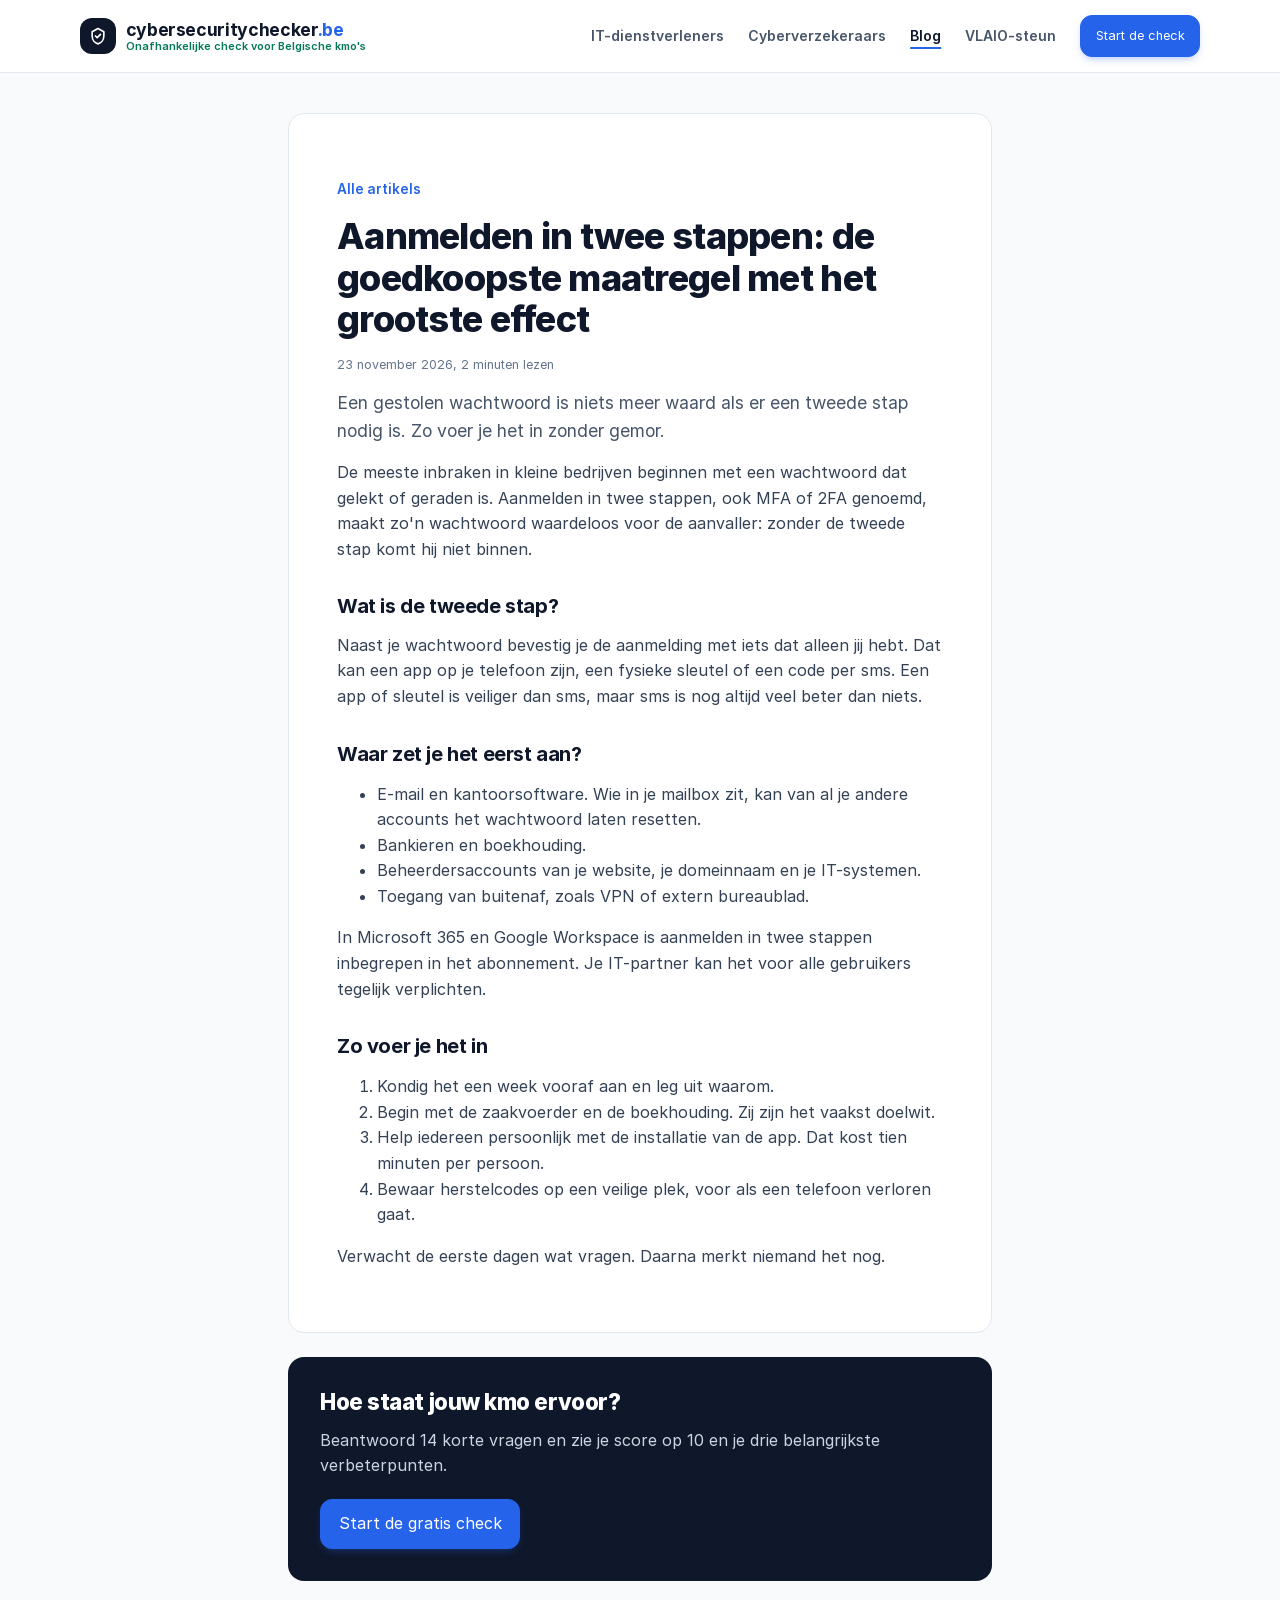
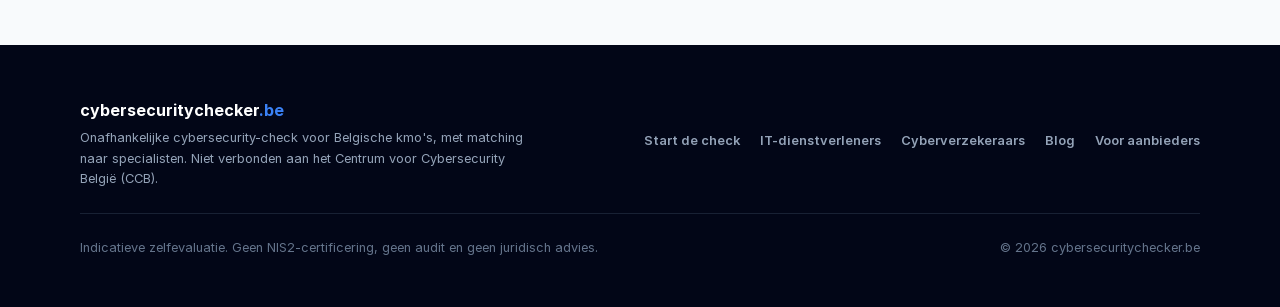
<file: blog/aanmelden-in-twee-stappen.html>
<!DOCTYPE html>
<html lang="nl-BE">
<head>
<meta charset="utf-8">
<meta name="viewport" content="width=device-width, initial-scale=1">
<title>Aanmelden in twee stappen: de goedkoopste maatregel met het grootste effect | cybersecuritychecker.be</title>
<meta name="description" content="Een gestolen wachtwoord is niets meer waard als er een tweede stap nodig is. Zo voer je het in zonder gemor.">
<link rel="preload" href="../assets/fonts/Inter-Regular.woff2" as="font" type="font/woff2" crossorigin>
<link rel="stylesheet" href="../assets/site.css?v=11">
</head>
<body>
<header class="top">
  <div class="container top-in">
    <a class="brand" href="../index.html">
      <span class="brand-icon"><svg viewBox="0 0 24 24" fill="none" stroke="currentColor" stroke-width="2" aria-hidden="true"><path stroke-linecap="round" stroke-linejoin="round" d="M12 3l7 4v5c0 5-3.5 8.5-7 9.5-3.5-1-7-4.5-7-9.5V7l7-4z"/><path stroke-linecap="round" stroke-linejoin="round" d="M9 12l2 2 4-4"/></svg></span>
      <span class="brand-text"><span class="brand-name">cybersecuritychecker<b>.be</b></span><span class="brand-tag">Onafhankelijke check voor Belgische kmo's</span></span>
    </a>
    <nav class="main" aria-label="Hoofdmenu"><a href="../it-dienstverleners.html">IT-dienstverleners</a><a href="../cyberverzekeraars.html">Cyberverzekeraars</a><a href="../blog/index.html" aria-current="page">Blog</a><a href="../index.html#steun">VLAIO-steun</a></nav>
    <a class="btn primary small" href="../index.html#quiz">Start de check</a>
  </div>
</header>
<main>
<div class="container page">
<article class="post">
<p class="back"><a href="index.html">Alle artikels</a></p>
<h1>Aanmelden in twee stappen: de goedkoopste maatregel met het grootste effect</h1>
<p class="meta">23 november 2026, 2 minuten lezen</p>
<p class="intro">Een gestolen wachtwoord is niets meer waard als er een tweede stap nodig is. Zo voer je het in zonder gemor.</p>
<p>De meeste inbraken in kleine bedrijven beginnen met een wachtwoord dat gelekt of geraden is. Aanmelden in twee stappen, ook MFA of 2FA genoemd, maakt zo'n wachtwoord waardeloos voor de aanvaller: zonder de tweede stap komt hij niet binnen.</p>
<h2>Wat is de tweede stap?</h2>
<p>Naast je wachtwoord bevestig je de aanmelding met iets dat alleen jij hebt. Dat kan een app op je telefoon zijn, een fysieke sleutel of een code per sms. Een app of sleutel is veiliger dan sms, maar sms is nog altijd veel beter dan niets.</p>
<h2>Waar zet je het eerst aan?</h2>
<ul>
<li>E-mail en kantoorsoftware. Wie in je mailbox zit, kan van al je andere accounts het wachtwoord laten resetten.</li>
<li>Bankieren en boekhouding.</li>
<li>Beheerdersaccounts van je website, je domeinnaam en je IT-systemen.</li>
<li>Toegang van buitenaf, zoals VPN of extern bureaublad.</li>
</ul>
<p>In Microsoft 365 en Google Workspace is aanmelden in twee stappen inbegrepen in het abonnement. Je IT-partner kan het voor alle gebruikers tegelijk verplichten.</p>
<h2>Zo voer je het in</h2>
<ol>
<li>Kondig het een week vooraf aan en leg uit waarom.</li>
<li>Begin met de zaakvoerder en de boekhouding. Zij zijn het vaakst doelwit.</li>
<li>Help iedereen persoonlijk met de installatie van de app. Dat kost tien minuten per persoon.</li>
<li>Bewaar herstelcodes op een veilige plek, voor als een telefoon verloren gaat.</li>
</ol>
<p>Verwacht de eerste dagen wat vragen. Daarna merkt niemand het nog.</p>
</article>
<aside class="closing">
  <h2>Hoe staat jouw kmo ervoor?</h2>
  <p>Beantwoord 14 korte vragen en zie je score op 10 en je drie belangrijkste verbeterpunten.</p>
  <a class="btn primary" href="../index.html#quiz">Start de gratis check</a>
</aside>
</div>
</main>
<footer class="site">
  <div class="container">
    <div class="foot-top">
      <div>
        <p class="foot-brand">cybersecuritychecker<b>.be</b></p>
        <p>Onafhankelijke cybersecurity-check voor Belgische kmo's, met matching naar specialisten. Niet verbonden aan het Centrum voor Cybersecurity België (CCB).</p>
      </div>
      <nav aria-label="Voettekst">
        <a href="../index.html#quiz">Start de check</a>
        <a href="../it-dienstverleners.html">IT-dienstverleners</a>
        <a href="../cyberverzekeraars.html">Cyberverzekeraars</a>
        <a href="../blog/index.html">Blog</a>
        <a href="../index.html#aanbieders">Voor aanbieders</a>
      </nav>
    </div>
    <div class="foot-bottom">
      <p>Indicatieve zelfevaluatie. Geen NIS2-certificering, geen audit en geen juridisch advies.</p>
      <p>&copy; 2026 cybersecuritychecker.be</p>
    </div>
  </div>
</footer>
</body>
</html>
</file>
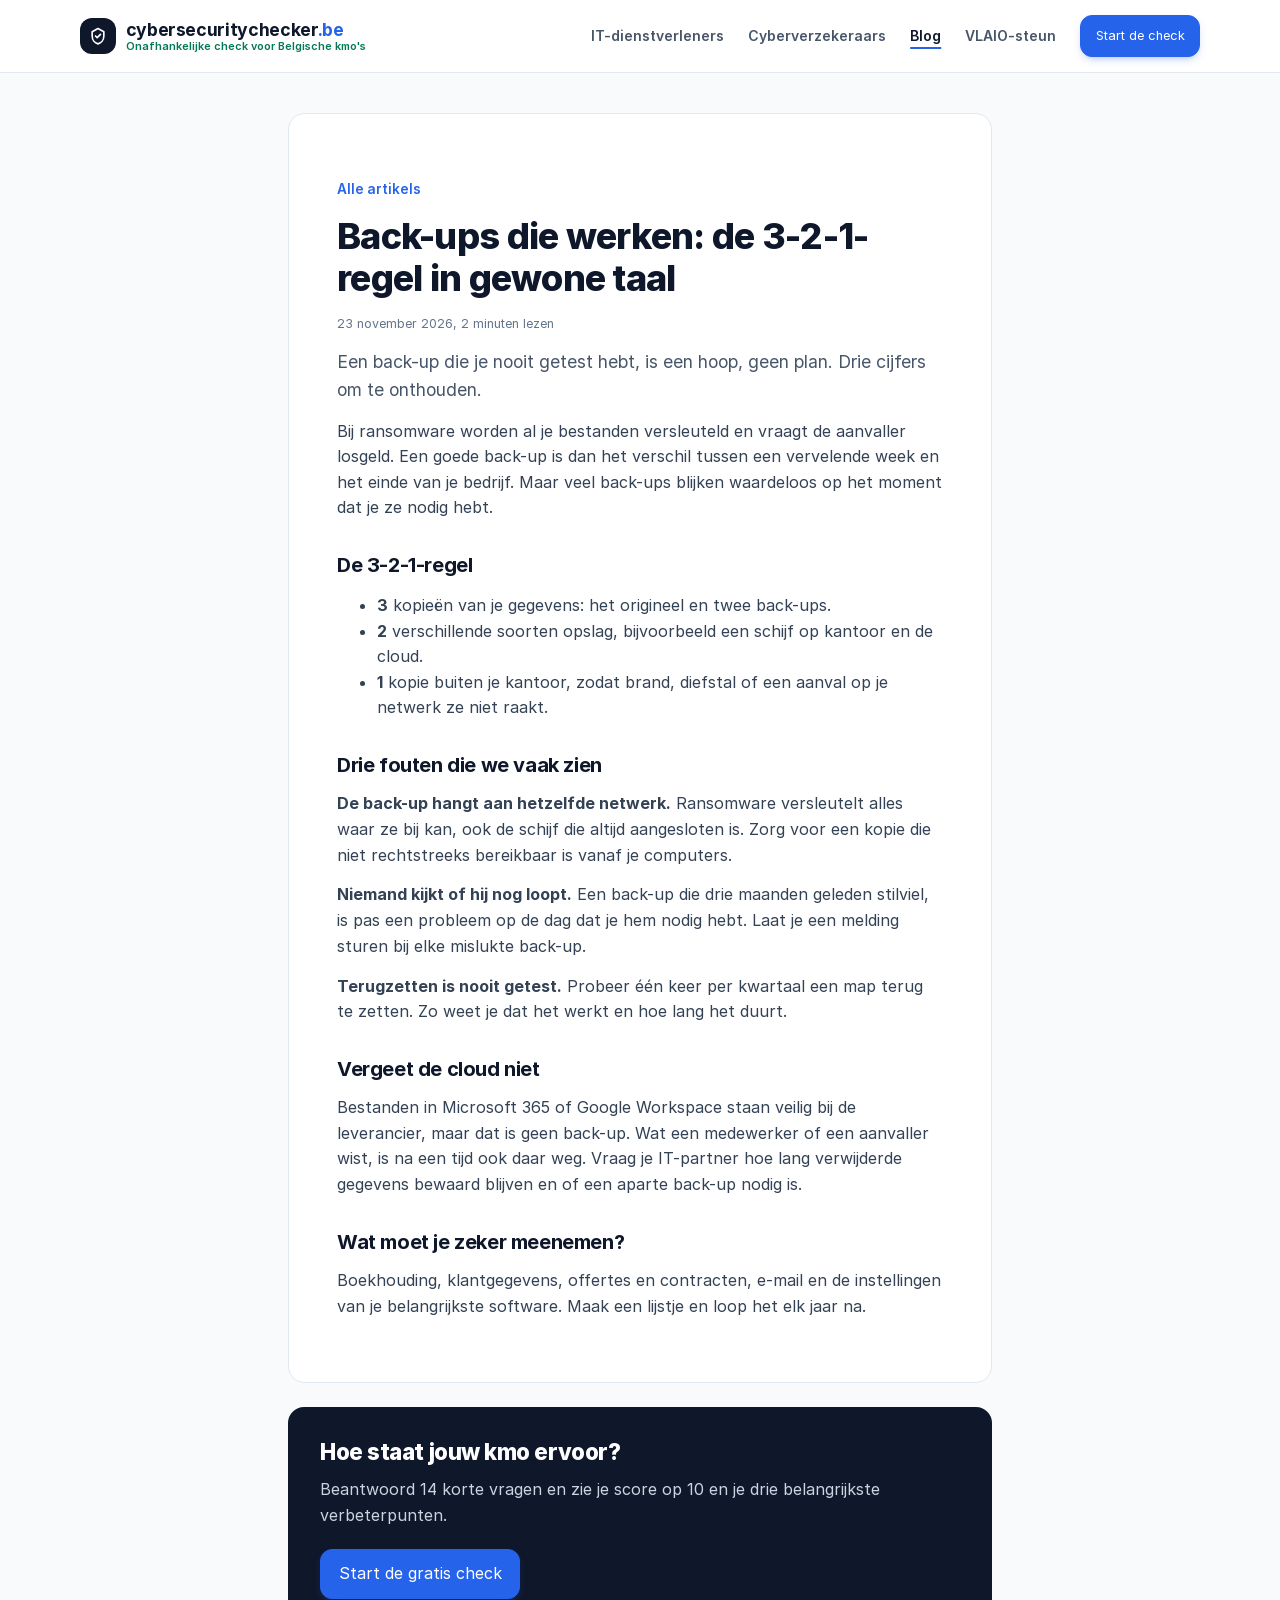
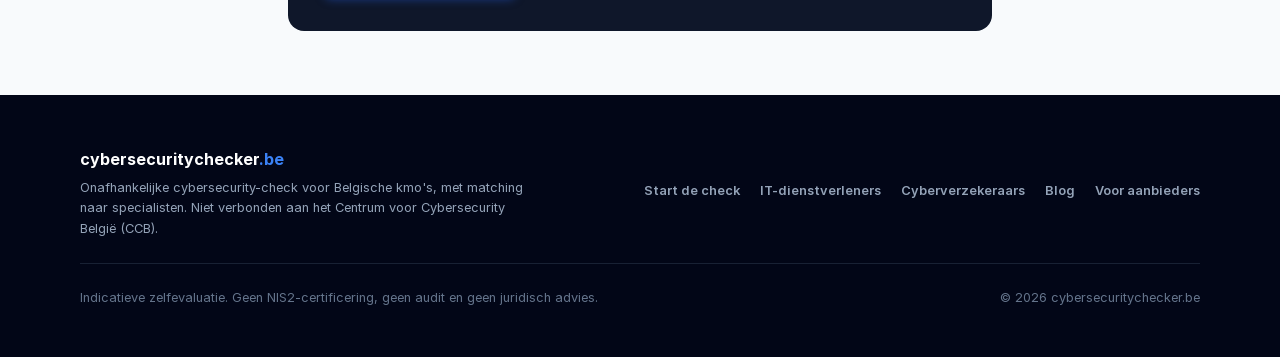
<file: blog/back-ups-3-2-1.html>
<!DOCTYPE html>
<html lang="nl-BE">
<head>
<meta charset="utf-8">
<meta name="viewport" content="width=device-width, initial-scale=1">
<title>Back-ups die werken: de 3-2-1-regel in gewone taal | cybersecuritychecker.be</title>
<meta name="description" content="Een back-up die je nooit getest hebt, is een hoop, geen plan. Drie cijfers om te onthouden.">
<link rel="preload" href="../assets/fonts/Inter-Regular.woff2" as="font" type="font/woff2" crossorigin>
<link rel="stylesheet" href="../assets/site.css?v=11">
</head>
<body>
<header class="top">
  <div class="container top-in">
    <a class="brand" href="../index.html">
      <span class="brand-icon"><svg viewBox="0 0 24 24" fill="none" stroke="currentColor" stroke-width="2" aria-hidden="true"><path stroke-linecap="round" stroke-linejoin="round" d="M12 3l7 4v5c0 5-3.5 8.5-7 9.5-3.5-1-7-4.5-7-9.5V7l7-4z"/><path stroke-linecap="round" stroke-linejoin="round" d="M9 12l2 2 4-4"/></svg></span>
      <span class="brand-text"><span class="brand-name">cybersecuritychecker<b>.be</b></span><span class="brand-tag">Onafhankelijke check voor Belgische kmo's</span></span>
    </a>
    <nav class="main" aria-label="Hoofdmenu"><a href="../it-dienstverleners.html">IT-dienstverleners</a><a href="../cyberverzekeraars.html">Cyberverzekeraars</a><a href="../blog/index.html" aria-current="page">Blog</a><a href="../index.html#steun">VLAIO-steun</a></nav>
    <a class="btn primary small" href="../index.html#quiz">Start de check</a>
  </div>
</header>
<main>
<div class="container page">
<article class="post">
<p class="back"><a href="index.html">Alle artikels</a></p>
<h1>Back-ups die werken: de 3-2-1-regel in gewone taal</h1>
<p class="meta">23 november 2026, 2 minuten lezen</p>
<p class="intro">Een back-up die je nooit getest hebt, is een hoop, geen plan. Drie cijfers om te onthouden.</p>
<p>Bij ransomware worden al je bestanden versleuteld en vraagt de aanvaller losgeld. Een goede back-up is dan het verschil tussen een vervelende week en het einde van je bedrijf. Maar veel back-ups blijken waardeloos op het moment dat je ze nodig hebt.</p>
<h2>De 3-2-1-regel</h2>
<ul>
<li><strong>3</strong> kopieën van je gegevens: het origineel en twee back-ups.</li>
<li><strong>2</strong> verschillende soorten opslag, bijvoorbeeld een schijf op kantoor en de cloud.</li>
<li><strong>1</strong> kopie buiten je kantoor, zodat brand, diefstal of een aanval op je netwerk ze niet raakt.</li>
</ul>
<h2>Drie fouten die we vaak zien</h2>
<p><strong>De back-up hangt aan hetzelfde netwerk.</strong> Ransomware versleutelt alles waar ze bij kan, ook de schijf die altijd aangesloten is. Zorg voor een kopie die niet rechtstreeks bereikbaar is vanaf je computers.</p>
<p><strong>Niemand kijkt of hij nog loopt.</strong> Een back-up die drie maanden geleden stilviel, is pas een probleem op de dag dat je hem nodig hebt. Laat je een melding sturen bij elke mislukte back-up.</p>
<p><strong>Terugzetten is nooit getest.</strong> Probeer één keer per kwartaal een map terug te zetten. Zo weet je dat het werkt en hoe lang het duurt.</p>
<h2>Vergeet de cloud niet</h2>
<p>Bestanden in Microsoft 365 of Google Workspace staan veilig bij de leverancier, maar dat is geen back-up. Wat een medewerker of een aanvaller wist, is na een tijd ook daar weg. Vraag je IT-partner hoe lang verwijderde gegevens bewaard blijven en of een aparte back-up nodig is.</p>
<h2>Wat moet je zeker meenemen?</h2>
<p>Boekhouding, klantgegevens, offertes en contracten, e-mail en de instellingen van je belangrijkste software. Maak een lijstje en loop het elk jaar na.</p>
</article>
<aside class="closing">
  <h2>Hoe staat jouw kmo ervoor?</h2>
  <p>Beantwoord 14 korte vragen en zie je score op 10 en je drie belangrijkste verbeterpunten.</p>
  <a class="btn primary" href="../index.html#quiz">Start de gratis check</a>
</aside>
</div>
</main>
<footer class="site">
  <div class="container">
    <div class="foot-top">
      <div>
        <p class="foot-brand">cybersecuritychecker<b>.be</b></p>
        <p>Onafhankelijke cybersecurity-check voor Belgische kmo's, met matching naar specialisten. Niet verbonden aan het Centrum voor Cybersecurity België (CCB).</p>
      </div>
      <nav aria-label="Voettekst">
        <a href="../index.html#quiz">Start de check</a>
        <a href="../it-dienstverleners.html">IT-dienstverleners</a>
        <a href="../cyberverzekeraars.html">Cyberverzekeraars</a>
        <a href="../blog/index.html">Blog</a>
        <a href="../index.html#aanbieders">Voor aanbieders</a>
      </nav>
    </div>
    <div class="foot-bottom">
      <p>Indicatieve zelfevaluatie. Geen NIS2-certificering, geen audit en geen juridisch advies.</p>
      <p>&copy; 2026 cybersecuritychecker.be</p>
    </div>
  </div>
</footer>
</body>
</html>
</file>
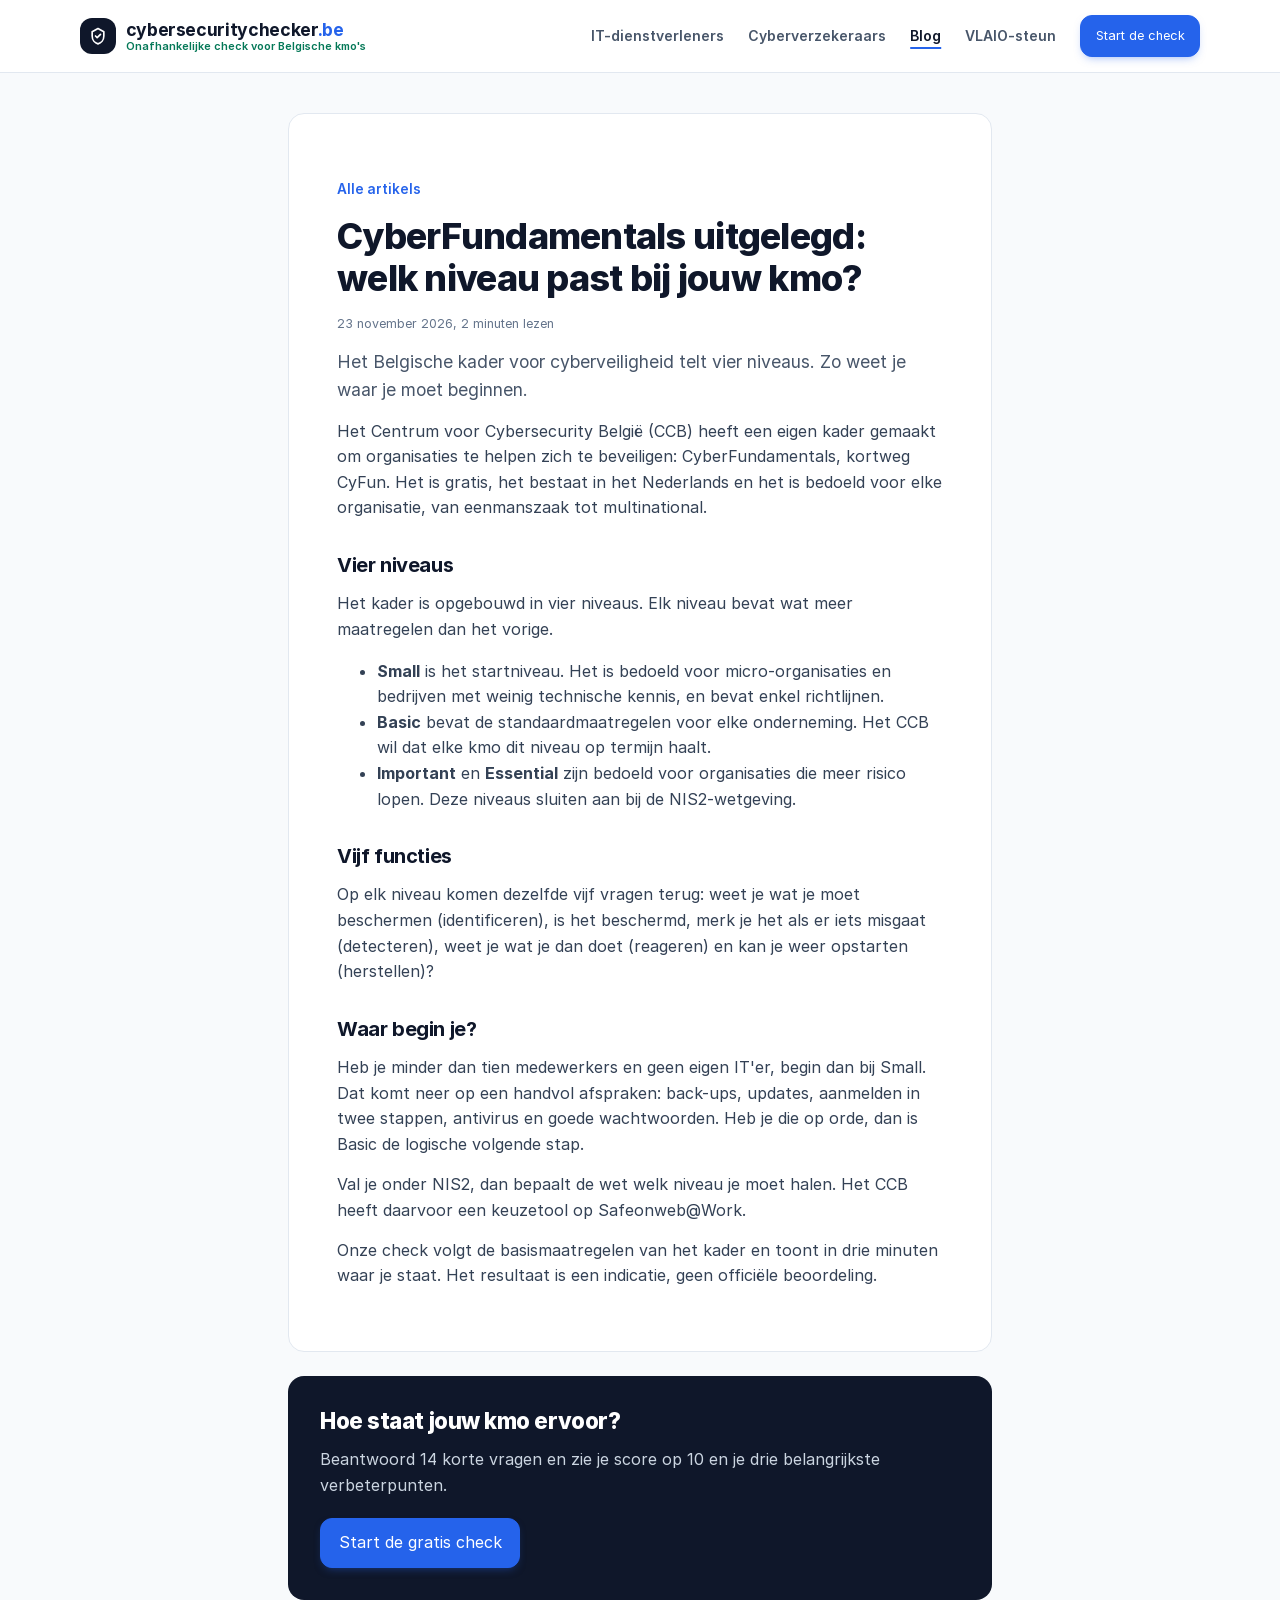
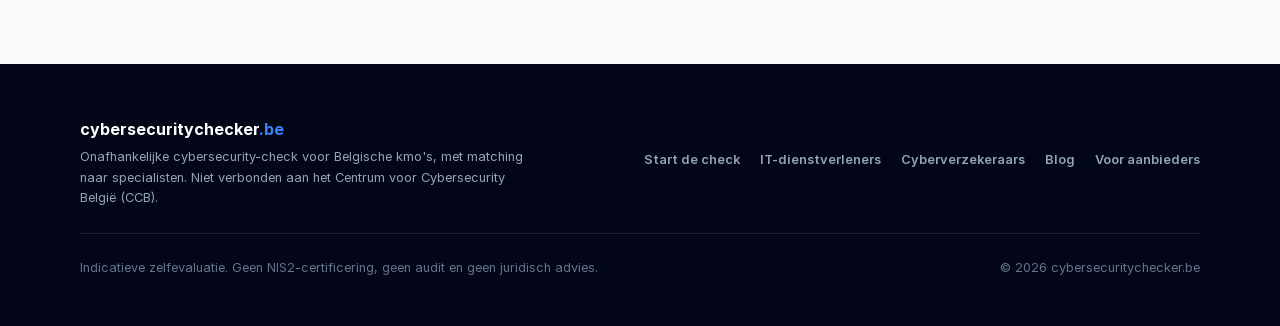
<file: blog/cyberfundamentals-uitgelegd.html>
<!DOCTYPE html>
<html lang="nl-BE">
<head>
<meta charset="utf-8">
<meta name="viewport" content="width=device-width, initial-scale=1">
<title>CyberFundamentals uitgelegd: welk niveau past bij jouw kmo? | cybersecuritychecker.be</title>
<meta name="description" content="Het Belgische kader voor cyberveiligheid telt vier niveaus. Zo weet je waar je moet beginnen.">
<link rel="preload" href="../assets/fonts/Inter-Regular.woff2" as="font" type="font/woff2" crossorigin>
<link rel="stylesheet" href="../assets/site.css?v=11">
</head>
<body>
<header class="top">
  <div class="container top-in">
    <a class="brand" href="../index.html">
      <span class="brand-icon"><svg viewBox="0 0 24 24" fill="none" stroke="currentColor" stroke-width="2" aria-hidden="true"><path stroke-linecap="round" stroke-linejoin="round" d="M12 3l7 4v5c0 5-3.5 8.5-7 9.5-3.5-1-7-4.5-7-9.5V7l7-4z"/><path stroke-linecap="round" stroke-linejoin="round" d="M9 12l2 2 4-4"/></svg></span>
      <span class="brand-text"><span class="brand-name">cybersecuritychecker<b>.be</b></span><span class="brand-tag">Onafhankelijke check voor Belgische kmo's</span></span>
    </a>
    <nav class="main" aria-label="Hoofdmenu"><a href="../it-dienstverleners.html">IT-dienstverleners</a><a href="../cyberverzekeraars.html">Cyberverzekeraars</a><a href="../blog/index.html" aria-current="page">Blog</a><a href="../index.html#steun">VLAIO-steun</a></nav>
    <a class="btn primary small" href="../index.html#quiz">Start de check</a>
  </div>
</header>
<main>
<div class="container page">
<article class="post">
<p class="back"><a href="index.html">Alle artikels</a></p>
<h1>CyberFundamentals uitgelegd: welk niveau past bij jouw kmo?</h1>
<p class="meta">23 november 2026, 2 minuten lezen</p>
<p class="intro">Het Belgische kader voor cyberveiligheid telt vier niveaus. Zo weet je waar je moet beginnen.</p>
<p>Het Centrum voor Cybersecurity België (CCB) heeft een eigen kader gemaakt om organisaties te helpen zich te beveiligen: CyberFundamentals, kortweg CyFun. Het is gratis, het bestaat in het Nederlands en het is bedoeld voor elke organisatie, van eenmanszaak tot multinational.</p>
<h2>Vier niveaus</h2>
<p>Het kader is opgebouwd in vier niveaus. Elk niveau bevat wat meer maatregelen dan het vorige.</p>
<ul>
<li><strong>Small</strong> is het startniveau. Het is bedoeld voor micro-organisaties en bedrijven met weinig technische kennis, en bevat enkel richtlijnen.</li>
<li><strong>Basic</strong> bevat de standaardmaatregelen voor elke onderneming. Het CCB wil dat elke kmo dit niveau op termijn haalt.</li>
<li><strong>Important</strong> en <strong>Essential</strong> zijn bedoeld voor organisaties die meer risico lopen. Deze niveaus sluiten aan bij de NIS2-wetgeving.</li>
</ul>
<h2>Vijf functies</h2>
<p>Op elk niveau komen dezelfde vijf vragen terug: weet je wat je moet beschermen (identificeren), is het beschermd, merk je het als er iets misgaat (detecteren), weet je wat je dan doet (reageren) en kan je weer opstarten (herstellen)?</p>
<h2>Waar begin je?</h2>
<p>Heb je minder dan tien medewerkers en geen eigen IT'er, begin dan bij Small. Dat komt neer op een handvol afspraken: back-ups, updates, aanmelden in twee stappen, antivirus en goede wachtwoorden. Heb je die op orde, dan is Basic de logische volgende stap.</p>
<p>Val je onder NIS2, dan bepaalt de wet welk niveau je moet halen. Het CCB heeft daarvoor een keuzetool op Safeonweb@Work.</p>
<p>Onze check volgt de basismaatregelen van het kader en toont in drie minuten waar je staat. Het resultaat is een indicatie, geen officiële beoordeling.</p>
</article>
<aside class="closing">
  <h2>Hoe staat jouw kmo ervoor?</h2>
  <p>Beantwoord 14 korte vragen en zie je score op 10 en je drie belangrijkste verbeterpunten.</p>
  <a class="btn primary" href="../index.html#quiz">Start de gratis check</a>
</aside>
</div>
</main>
<footer class="site">
  <div class="container">
    <div class="foot-top">
      <div>
        <p class="foot-brand">cybersecuritychecker<b>.be</b></p>
        <p>Onafhankelijke cybersecurity-check voor Belgische kmo's, met matching naar specialisten. Niet verbonden aan het Centrum voor Cybersecurity België (CCB).</p>
      </div>
      <nav aria-label="Voettekst">
        <a href="../index.html#quiz">Start de check</a>
        <a href="../it-dienstverleners.html">IT-dienstverleners</a>
        <a href="../cyberverzekeraars.html">Cyberverzekeraars</a>
        <a href="../blog/index.html">Blog</a>
        <a href="../index.html#aanbieders">Voor aanbieders</a>
      </nav>
    </div>
    <div class="foot-bottom">
      <p>Indicatieve zelfevaluatie. Geen NIS2-certificering, geen audit en geen juridisch advies.</p>
      <p>&copy; 2026 cybersecuritychecker.be</p>
    </div>
  </div>
</footer>
</body>
</html>
</file>
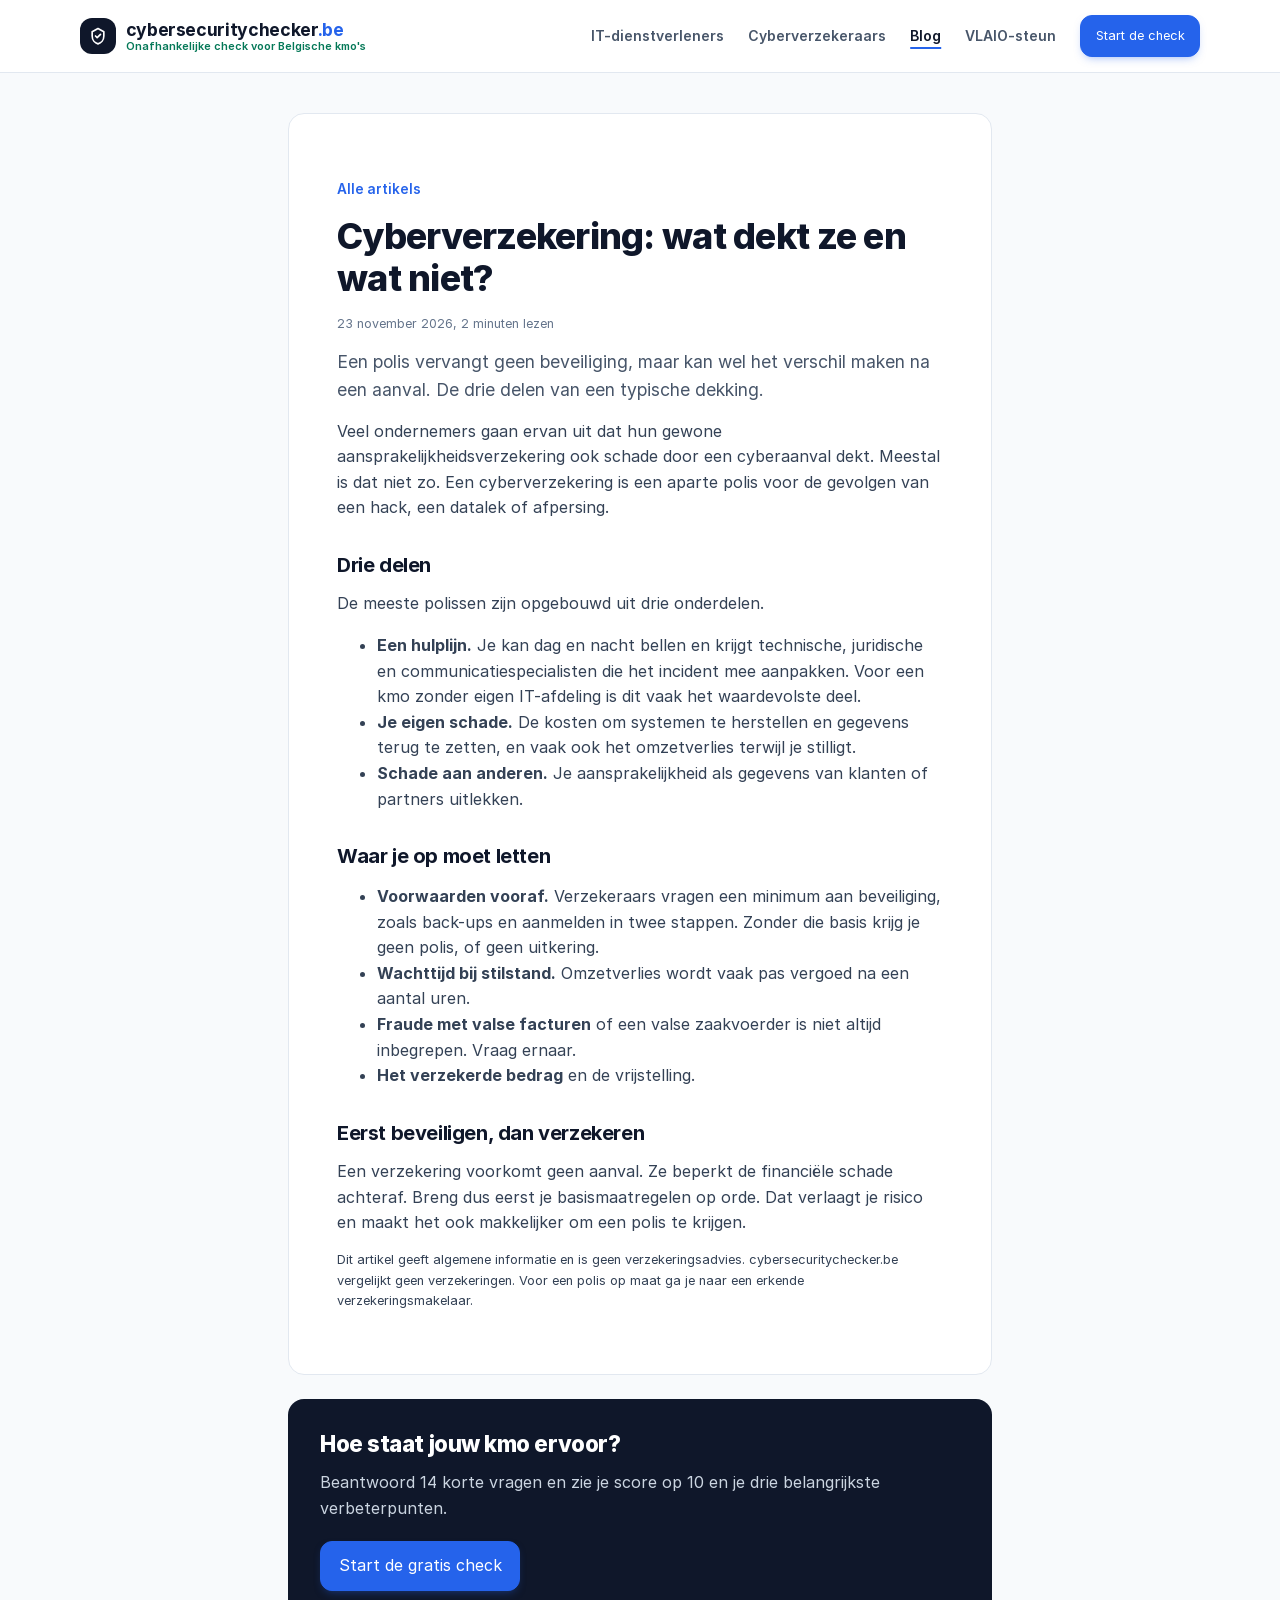
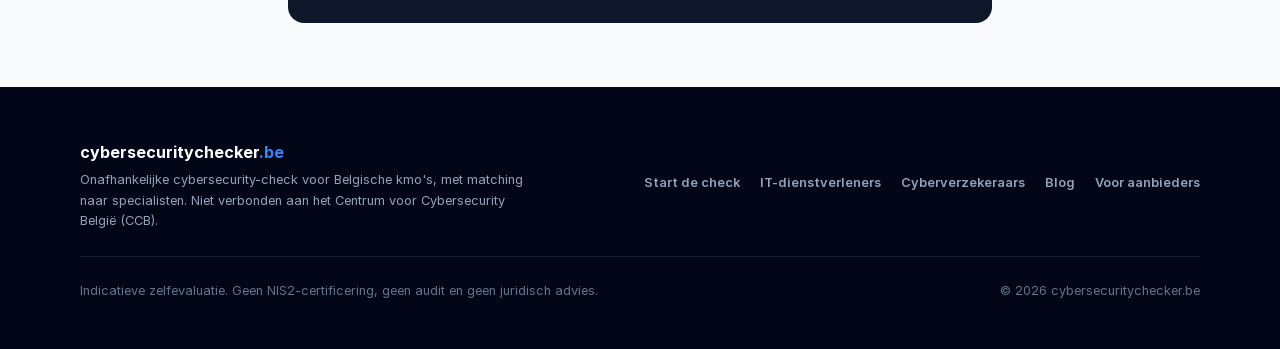
<file: blog/cyberverzekering-wat-dekt-ze.html>
<!DOCTYPE html>
<html lang="nl-BE">
<head>
<meta charset="utf-8">
<meta name="viewport" content="width=device-width, initial-scale=1">
<title>Cyberverzekering: wat dekt ze en wat niet? | cybersecuritychecker.be</title>
<meta name="description" content="Een polis vervangt geen beveiliging, maar kan wel het verschil maken na een aanval. De drie delen van een typische dekking.">
<link rel="preload" href="../assets/fonts/Inter-Regular.woff2" as="font" type="font/woff2" crossorigin>
<link rel="stylesheet" href="../assets/site.css?v=11">
</head>
<body>
<header class="top">
  <div class="container top-in">
    <a class="brand" href="../index.html">
      <span class="brand-icon"><svg viewBox="0 0 24 24" fill="none" stroke="currentColor" stroke-width="2" aria-hidden="true"><path stroke-linecap="round" stroke-linejoin="round" d="M12 3l7 4v5c0 5-3.5 8.5-7 9.5-3.5-1-7-4.5-7-9.5V7l7-4z"/><path stroke-linecap="round" stroke-linejoin="round" d="M9 12l2 2 4-4"/></svg></span>
      <span class="brand-text"><span class="brand-name">cybersecuritychecker<b>.be</b></span><span class="brand-tag">Onafhankelijke check voor Belgische kmo's</span></span>
    </a>
    <nav class="main" aria-label="Hoofdmenu"><a href="../it-dienstverleners.html">IT-dienstverleners</a><a href="../cyberverzekeraars.html">Cyberverzekeraars</a><a href="../blog/index.html" aria-current="page">Blog</a><a href="../index.html#steun">VLAIO-steun</a></nav>
    <a class="btn primary small" href="../index.html#quiz">Start de check</a>
  </div>
</header>
<main>
<div class="container page">
<article class="post">
<p class="back"><a href="index.html">Alle artikels</a></p>
<h1>Cyberverzekering: wat dekt ze en wat niet?</h1>
<p class="meta">23 november 2026, 2 minuten lezen</p>
<p class="intro">Een polis vervangt geen beveiliging, maar kan wel het verschil maken na een aanval. De drie delen van een typische dekking.</p>
<p>Veel ondernemers gaan ervan uit dat hun gewone aansprakelijkheidsverzekering ook schade door een cyberaanval dekt. Meestal is dat niet zo. Een cyberverzekering is een aparte polis voor de gevolgen van een hack, een datalek of afpersing.</p>
<h2>Drie delen</h2>
<p>De meeste polissen zijn opgebouwd uit drie onderdelen.</p>
<ul>
<li><strong>Een hulplijn.</strong> Je kan dag en nacht bellen en krijgt technische, juridische en communicatiespecialisten die het incident mee aanpakken. Voor een kmo zonder eigen IT-afdeling is dit vaak het waardevolste deel.</li>
<li><strong>Je eigen schade.</strong> De kosten om systemen te herstellen en gegevens terug te zetten, en vaak ook het omzetverlies terwijl je stilligt.</li>
<li><strong>Schade aan anderen.</strong> Je aansprakelijkheid als gegevens van klanten of partners uitlekken.</li>
</ul>
<h2>Waar je op moet letten</h2>
<ul>
<li><strong>Voorwaarden vooraf.</strong> Verzekeraars vragen een minimum aan beveiliging, zoals back-ups en aanmelden in twee stappen. Zonder die basis krijg je geen polis, of geen uitkering.</li>
<li><strong>Wachttijd bij stilstand.</strong> Omzetverlies wordt vaak pas vergoed na een aantal uren.</li>
<li><strong>Fraude met valse facturen</strong> of een valse zaakvoerder is niet altijd inbegrepen. Vraag ernaar.</li>
<li><strong>Het verzekerde bedrag</strong> en de vrijstelling.</li>
</ul>
<h2>Eerst beveiligen, dan verzekeren</h2>
<p>Een verzekering voorkomt geen aanval. Ze beperkt de financiële schade achteraf. Breng dus eerst je basismaatregelen op orde. Dat verlaagt je risico en maakt het ook makkelijker om een polis te krijgen.</p>
<p class="source">Dit artikel geeft algemene informatie en is geen verzekeringsadvies. cybersecuritychecker.be vergelijkt geen verzekeringen. Voor een polis op maat ga je naar een erkende verzekeringsmakelaar.</p>
</article>
<aside class="closing">
  <h2>Hoe staat jouw kmo ervoor?</h2>
  <p>Beantwoord 14 korte vragen en zie je score op 10 en je drie belangrijkste verbeterpunten.</p>
  <a class="btn primary" href="../index.html#quiz">Start de gratis check</a>
</aside>
</div>
</main>
<footer class="site">
  <div class="container">
    <div class="foot-top">
      <div>
        <p class="foot-brand">cybersecuritychecker<b>.be</b></p>
        <p>Onafhankelijke cybersecurity-check voor Belgische kmo's, met matching naar specialisten. Niet verbonden aan het Centrum voor Cybersecurity België (CCB).</p>
      </div>
      <nav aria-label="Voettekst">
        <a href="../index.html#quiz">Start de check</a>
        <a href="../it-dienstverleners.html">IT-dienstverleners</a>
        <a href="../cyberverzekeraars.html">Cyberverzekeraars</a>
        <a href="../blog/index.html">Blog</a>
        <a href="../index.html#aanbieders">Voor aanbieders</a>
      </nav>
    </div>
    <div class="foot-bottom">
      <p>Indicatieve zelfevaluatie. Geen NIS2-certificering, geen audit en geen juridisch advies.</p>
      <p>&copy; 2026 cybersecuritychecker.be</p>
    </div>
  </div>
</footer>
</body>
</html>
</file>
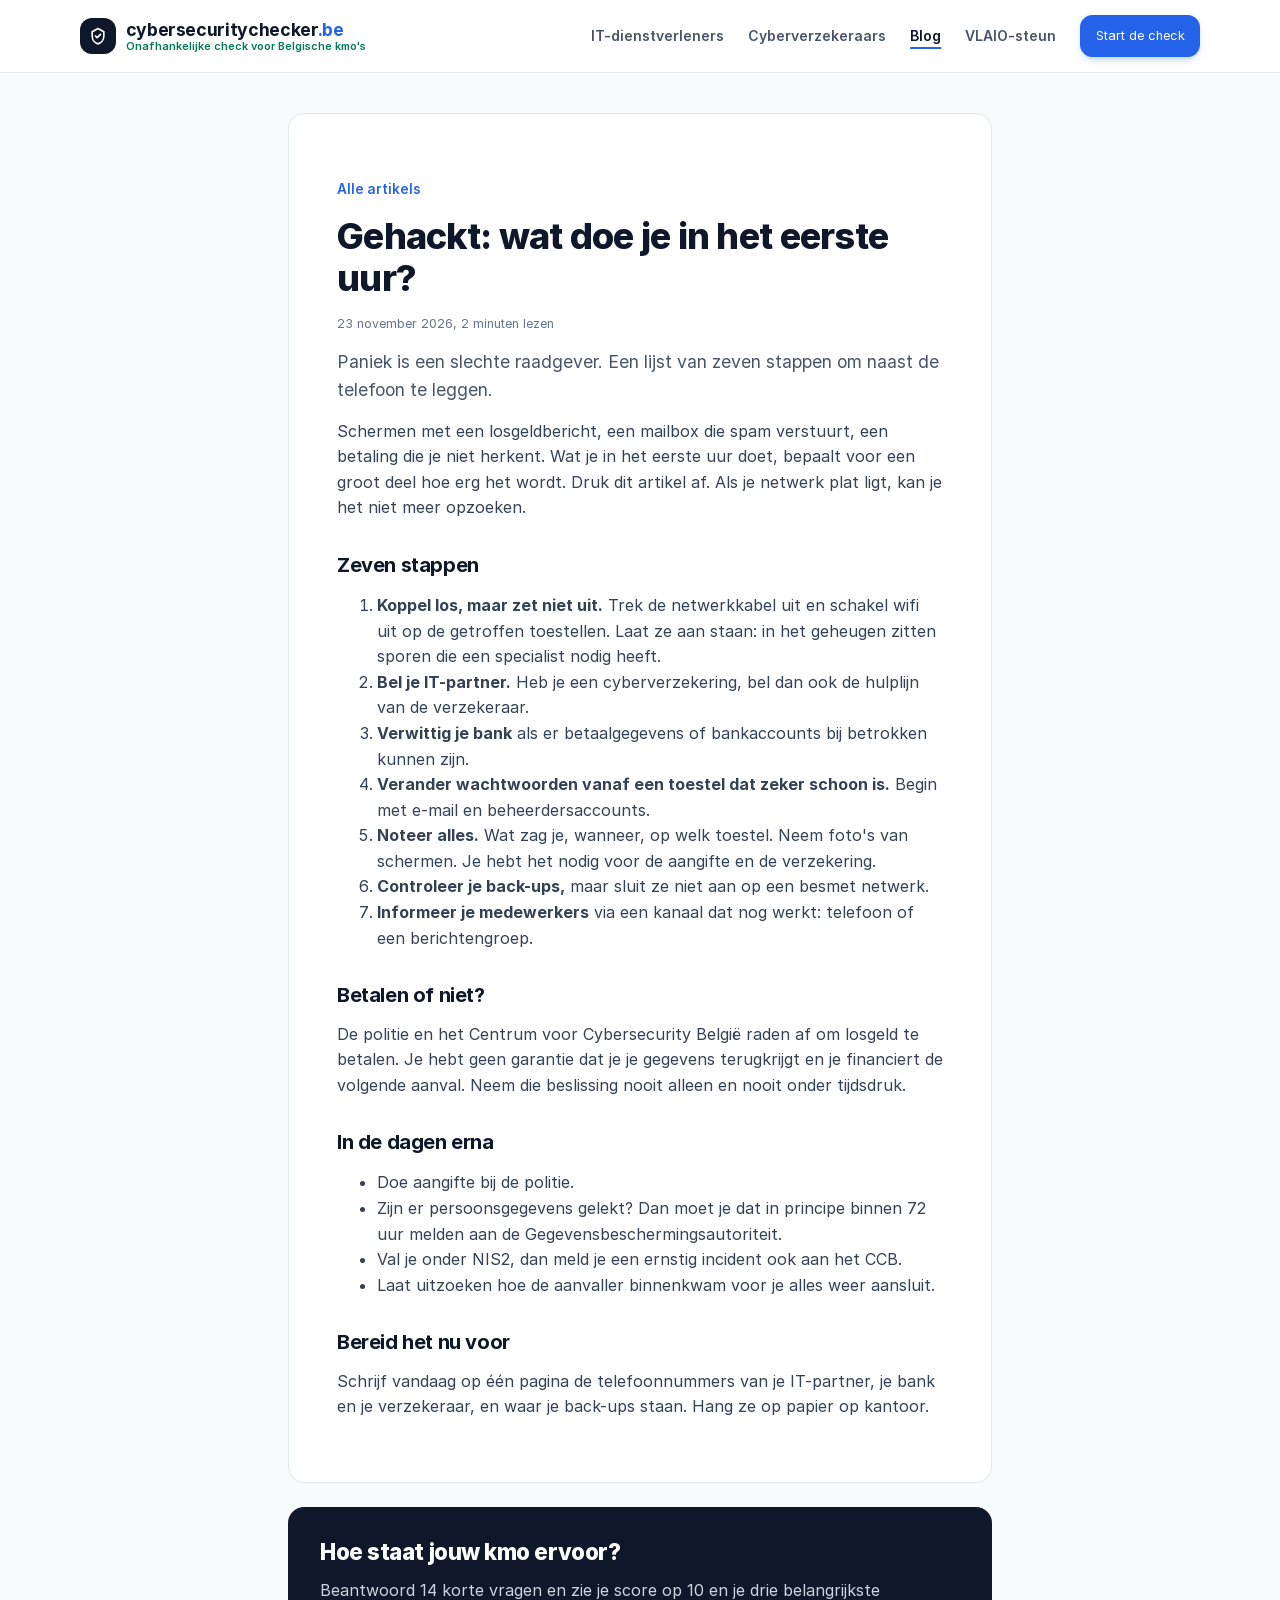
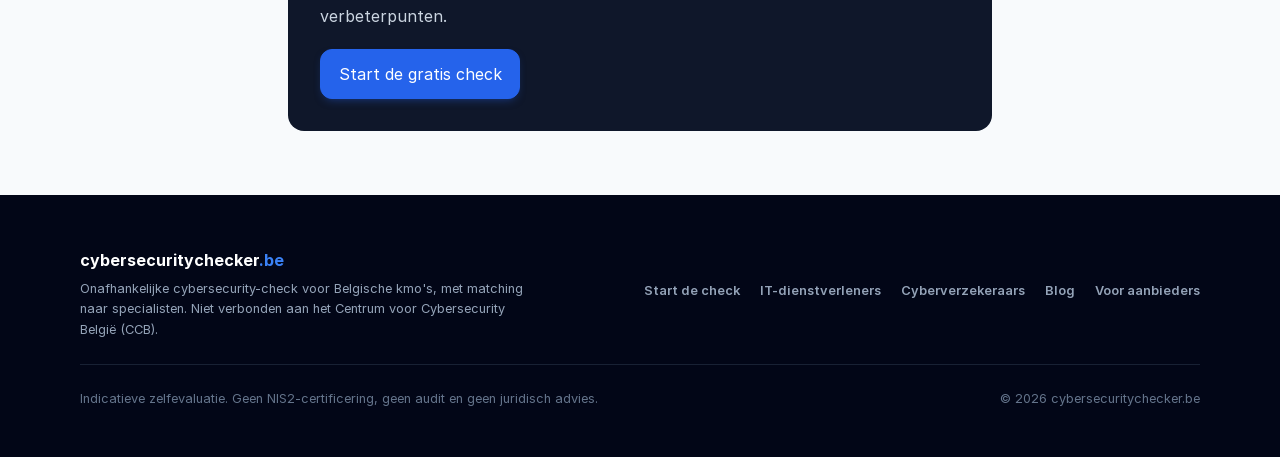
<file: blog/gehackt-het-eerste-uur.html>
<!DOCTYPE html>
<html lang="nl-BE">
<head>
<meta charset="utf-8">
<meta name="viewport" content="width=device-width, initial-scale=1">
<title>Gehackt: wat doe je in het eerste uur? | cybersecuritychecker.be</title>
<meta name="description" content="Paniek is een slechte raadgever. Een lijst van zeven stappen om naast de telefoon te leggen.">
<link rel="preload" href="../assets/fonts/Inter-Regular.woff2" as="font" type="font/woff2" crossorigin>
<link rel="stylesheet" href="../assets/site.css?v=11">
</head>
<body>
<header class="top">
  <div class="container top-in">
    <a class="brand" href="../index.html">
      <span class="brand-icon"><svg viewBox="0 0 24 24" fill="none" stroke="currentColor" stroke-width="2" aria-hidden="true"><path stroke-linecap="round" stroke-linejoin="round" d="M12 3l7 4v5c0 5-3.5 8.5-7 9.5-3.5-1-7-4.5-7-9.5V7l7-4z"/><path stroke-linecap="round" stroke-linejoin="round" d="M9 12l2 2 4-4"/></svg></span>
      <span class="brand-text"><span class="brand-name">cybersecuritychecker<b>.be</b></span><span class="brand-tag">Onafhankelijke check voor Belgische kmo's</span></span>
    </a>
    <nav class="main" aria-label="Hoofdmenu"><a href="../it-dienstverleners.html">IT-dienstverleners</a><a href="../cyberverzekeraars.html">Cyberverzekeraars</a><a href="../blog/index.html" aria-current="page">Blog</a><a href="../index.html#steun">VLAIO-steun</a></nav>
    <a class="btn primary small" href="../index.html#quiz">Start de check</a>
  </div>
</header>
<main>
<div class="container page">
<article class="post">
<p class="back"><a href="index.html">Alle artikels</a></p>
<h1>Gehackt: wat doe je in het eerste uur?</h1>
<p class="meta">23 november 2026, 2 minuten lezen</p>
<p class="intro">Paniek is een slechte raadgever. Een lijst van zeven stappen om naast de telefoon te leggen.</p>
<p>Schermen met een losgeldbericht, een mailbox die spam verstuurt, een betaling die je niet herkent. Wat je in het eerste uur doet, bepaalt voor een groot deel hoe erg het wordt. Druk dit artikel af. Als je netwerk plat ligt, kan je het niet meer opzoeken.</p>
<h2>Zeven stappen</h2>
<ol>
<li><strong>Koppel los, maar zet niet uit.</strong> Trek de netwerkkabel uit en schakel wifi uit op de getroffen toestellen. Laat ze aan staan: in het geheugen zitten sporen die een specialist nodig heeft.</li>
<li><strong>Bel je IT-partner.</strong> Heb je een cyberverzekering, bel dan ook de hulplijn van de verzekeraar.</li>
<li><strong>Verwittig je bank</strong> als er betaalgegevens of bankaccounts bij betrokken kunnen zijn.</li>
<li><strong>Verander wachtwoorden vanaf een toestel dat zeker schoon is.</strong> Begin met e-mail en beheerdersaccounts.</li>
<li><strong>Noteer alles.</strong> Wat zag je, wanneer, op welk toestel. Neem foto's van schermen. Je hebt het nodig voor de aangifte en de verzekering.</li>
<li><strong>Controleer je back-ups,</strong> maar sluit ze niet aan op een besmet netwerk.</li>
<li><strong>Informeer je medewerkers</strong> via een kanaal dat nog werkt: telefoon of een berichtengroep.</li>
</ol>
<h2>Betalen of niet?</h2>
<p>De politie en het Centrum voor Cybersecurity België raden af om losgeld te betalen. Je hebt geen garantie dat je je gegevens terugkrijgt en je financiert de volgende aanval. Neem die beslissing nooit alleen en nooit onder tijdsdruk.</p>
<h2>In de dagen erna</h2>
<ul>
<li>Doe aangifte bij de politie.</li>
<li>Zijn er persoonsgegevens gelekt? Dan moet je dat in principe binnen 72 uur melden aan de Gegevensbeschermingsautoriteit.</li>
<li>Val je onder NIS2, dan meld je een ernstig incident ook aan het CCB.</li>
<li>Laat uitzoeken hoe de aanvaller binnenkwam voor je alles weer aansluit.</li>
</ul>
<h2>Bereid het nu voor</h2>
<p>Schrijf vandaag op één pagina de telefoonnummers van je IT-partner, je bank en je verzekeraar, en waar je back-ups staan. Hang ze op papier op kantoor.</p>
</article>
<aside class="closing">
  <h2>Hoe staat jouw kmo ervoor?</h2>
  <p>Beantwoord 14 korte vragen en zie je score op 10 en je drie belangrijkste verbeterpunten.</p>
  <a class="btn primary" href="../index.html#quiz">Start de gratis check</a>
</aside>
</div>
</main>
<footer class="site">
  <div class="container">
    <div class="foot-top">
      <div>
        <p class="foot-brand">cybersecuritychecker<b>.be</b></p>
        <p>Onafhankelijke cybersecurity-check voor Belgische kmo's, met matching naar specialisten. Niet verbonden aan het Centrum voor Cybersecurity België (CCB).</p>
      </div>
      <nav aria-label="Voettekst">
        <a href="../index.html#quiz">Start de check</a>
        <a href="../it-dienstverleners.html">IT-dienstverleners</a>
        <a href="../cyberverzekeraars.html">Cyberverzekeraars</a>
        <a href="../blog/index.html">Blog</a>
        <a href="../index.html#aanbieders">Voor aanbieders</a>
      </nav>
    </div>
    <div class="foot-bottom">
      <p>Indicatieve zelfevaluatie. Geen NIS2-certificering, geen audit en geen juridisch advies.</p>
      <p>&copy; 2026 cybersecuritychecker.be</p>
    </div>
  </div>
</footer>
</body>
</html>
</file>
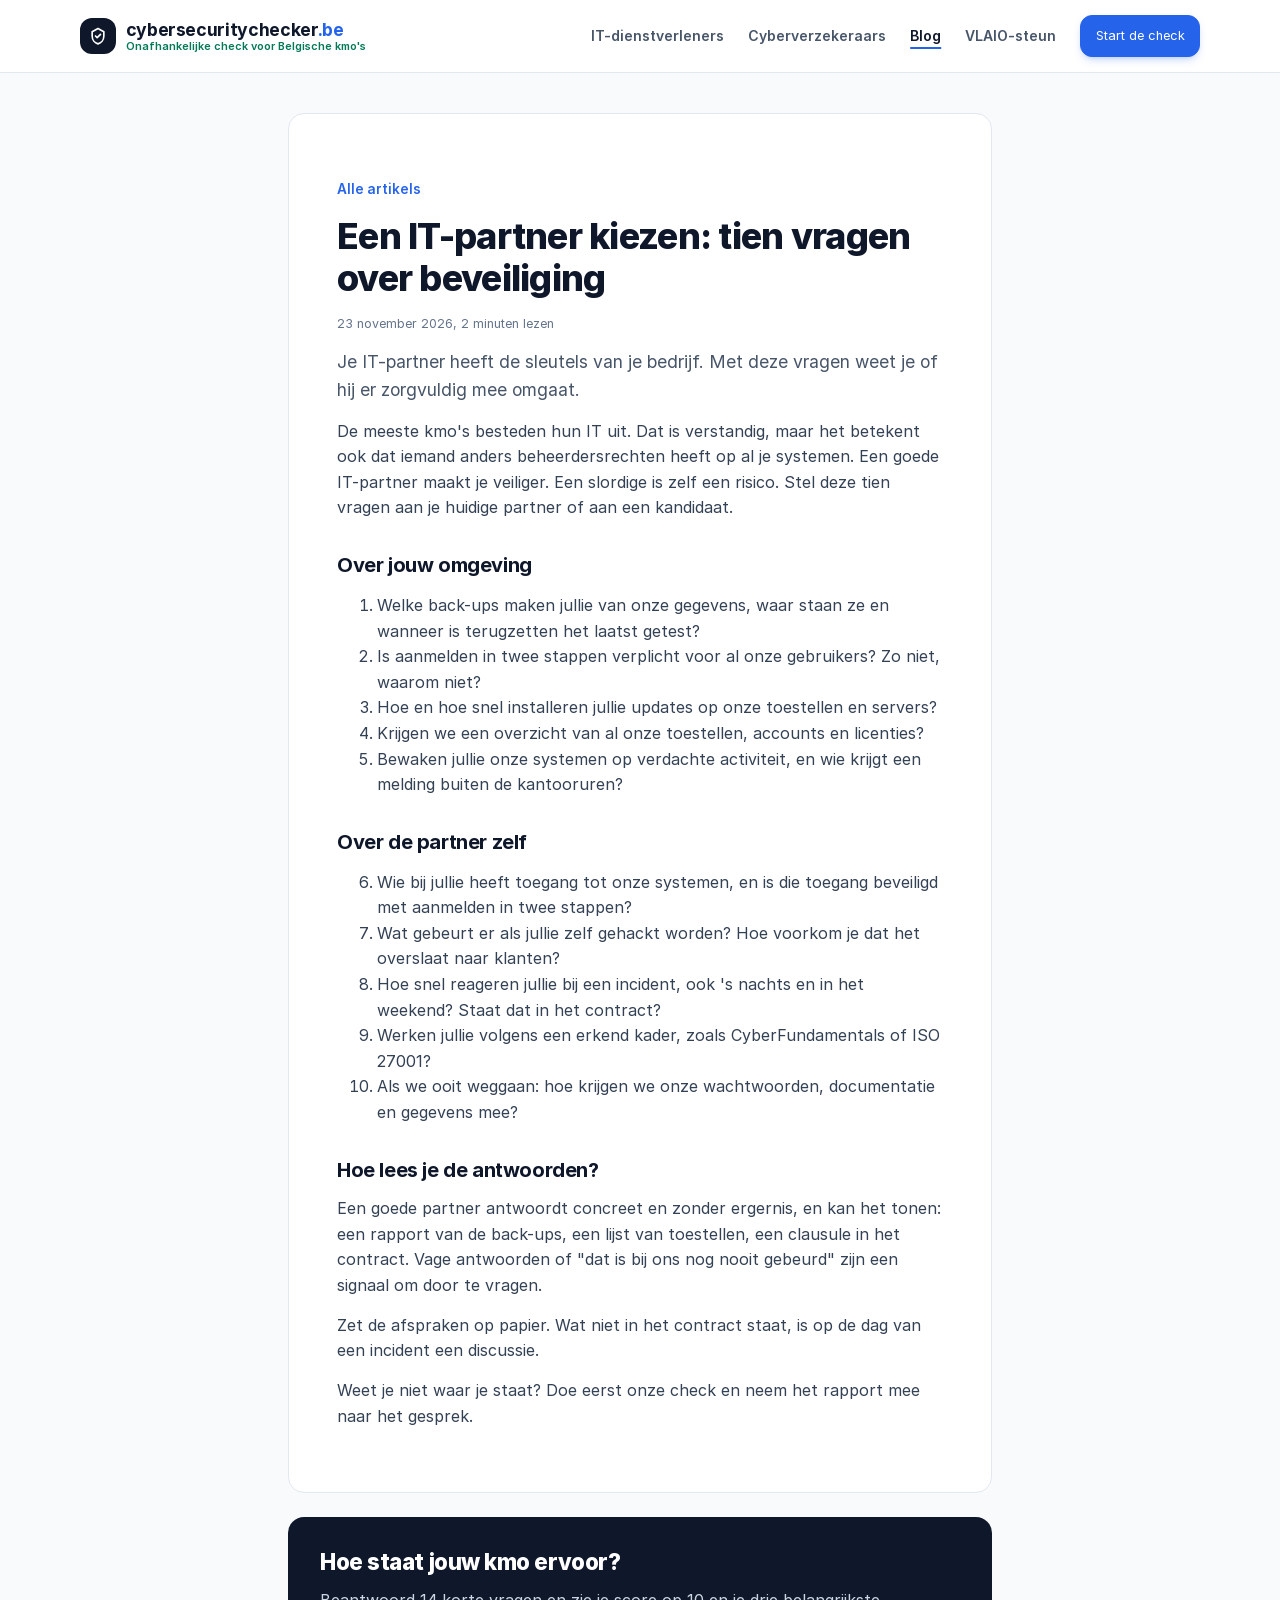
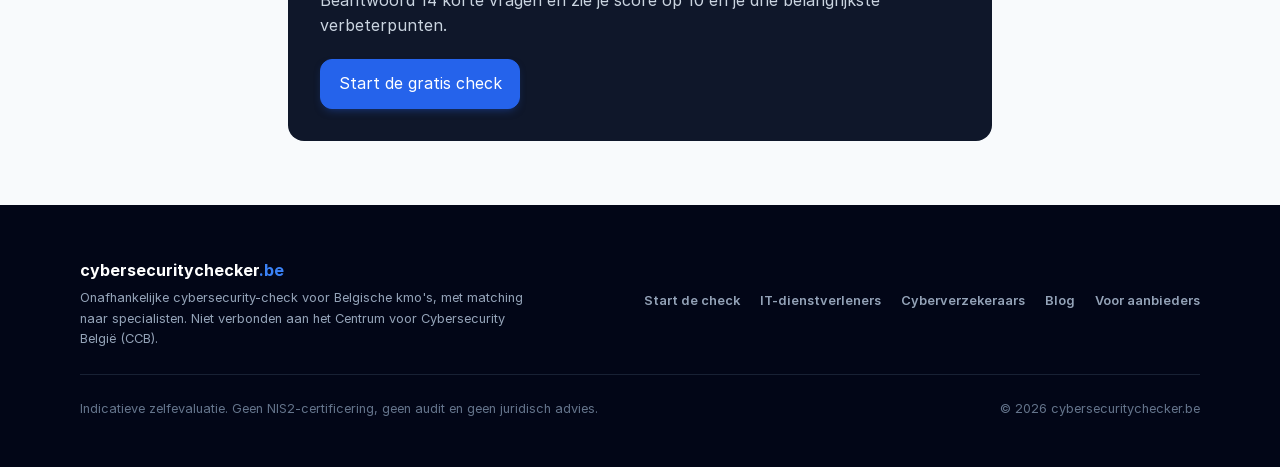
<file: blog/it-partner-kiezen.html>
<!DOCTYPE html>
<html lang="nl-BE">
<head>
<meta charset="utf-8">
<meta name="viewport" content="width=device-width, initial-scale=1">
<title>Een IT-partner kiezen: tien vragen over beveiliging | cybersecuritychecker.be</title>
<meta name="description" content="Je IT-partner heeft de sleutels van je bedrijf. Met deze vragen weet je of hij er zorgvuldig mee omgaat.">
<link rel="preload" href="../assets/fonts/Inter-Regular.woff2" as="font" type="font/woff2" crossorigin>
<link rel="stylesheet" href="../assets/site.css?v=11">
</head>
<body>
<header class="top">
  <div class="container top-in">
    <a class="brand" href="../index.html">
      <span class="brand-icon"><svg viewBox="0 0 24 24" fill="none" stroke="currentColor" stroke-width="2" aria-hidden="true"><path stroke-linecap="round" stroke-linejoin="round" d="M12 3l7 4v5c0 5-3.5 8.5-7 9.5-3.5-1-7-4.5-7-9.5V7l7-4z"/><path stroke-linecap="round" stroke-linejoin="round" d="M9 12l2 2 4-4"/></svg></span>
      <span class="brand-text"><span class="brand-name">cybersecuritychecker<b>.be</b></span><span class="brand-tag">Onafhankelijke check voor Belgische kmo's</span></span>
    </a>
    <nav class="main" aria-label="Hoofdmenu"><a href="../it-dienstverleners.html">IT-dienstverleners</a><a href="../cyberverzekeraars.html">Cyberverzekeraars</a><a href="../blog/index.html" aria-current="page">Blog</a><a href="../index.html#steun">VLAIO-steun</a></nav>
    <a class="btn primary small" href="../index.html#quiz">Start de check</a>
  </div>
</header>
<main>
<div class="container page">
<article class="post">
<p class="back"><a href="index.html">Alle artikels</a></p>
<h1>Een IT-partner kiezen: tien vragen over beveiliging</h1>
<p class="meta">23 november 2026, 2 minuten lezen</p>
<p class="intro">Je IT-partner heeft de sleutels van je bedrijf. Met deze vragen weet je of hij er zorgvuldig mee omgaat.</p>
<p>De meeste kmo's besteden hun IT uit. Dat is verstandig, maar het betekent ook dat iemand anders beheerdersrechten heeft op al je systemen. Een goede IT-partner maakt je veiliger. Een slordige is zelf een risico. Stel deze tien vragen aan je huidige partner of aan een kandidaat.</p>
<h2>Over jouw omgeving</h2>
<ol>
<li>Welke back-ups maken jullie van onze gegevens, waar staan ze en wanneer is terugzetten het laatst getest?</li>
<li>Is aanmelden in twee stappen verplicht voor al onze gebruikers? Zo niet, waarom niet?</li>
<li>Hoe en hoe snel installeren jullie updates op onze toestellen en servers?</li>
<li>Krijgen we een overzicht van al onze toestellen, accounts en licenties?</li>
<li>Bewaken jullie onze systemen op verdachte activiteit, en wie krijgt een melding buiten de kantooruren?</li>
</ol>
<h2>Over de partner zelf</h2>
<ol start="6">
<li>Wie bij jullie heeft toegang tot onze systemen, en is die toegang beveiligd met aanmelden in twee stappen?</li>
<li>Wat gebeurt er als jullie zelf gehackt worden? Hoe voorkom je dat het overslaat naar klanten?</li>
<li>Hoe snel reageren jullie bij een incident, ook 's nachts en in het weekend? Staat dat in het contract?</li>
<li>Werken jullie volgens een erkend kader, zoals CyberFundamentals of ISO 27001?</li>
<li>Als we ooit weggaan: hoe krijgen we onze wachtwoorden, documentatie en gegevens mee?</li>
</ol>
<h2>Hoe lees je de antwoorden?</h2>
<p>Een goede partner antwoordt concreet en zonder ergernis, en kan het tonen: een rapport van de back-ups, een lijst van toestellen, een clausule in het contract. Vage antwoorden of "dat is bij ons nog nooit gebeurd" zijn een signaal om door te vragen.</p>
<p>Zet de afspraken op papier. Wat niet in het contract staat, is op de dag van een incident een discussie.</p>
<p>Weet je niet waar je staat? Doe eerst onze check en neem het rapport mee naar het gesprek.</p>
</article>
<aside class="closing">
  <h2>Hoe staat jouw kmo ervoor?</h2>
  <p>Beantwoord 14 korte vragen en zie je score op 10 en je drie belangrijkste verbeterpunten.</p>
  <a class="btn primary" href="../index.html#quiz">Start de gratis check</a>
</aside>
</div>
</main>
<footer class="site">
  <div class="container">
    <div class="foot-top">
      <div>
        <p class="foot-brand">cybersecuritychecker<b>.be</b></p>
        <p>Onafhankelijke cybersecurity-check voor Belgische kmo's, met matching naar specialisten. Niet verbonden aan het Centrum voor Cybersecurity België (CCB).</p>
      </div>
      <nav aria-label="Voettekst">
        <a href="../index.html#quiz">Start de check</a>
        <a href="../it-dienstverleners.html">IT-dienstverleners</a>
        <a href="../cyberverzekeraars.html">Cyberverzekeraars</a>
        <a href="../blog/index.html">Blog</a>
        <a href="../index.html#aanbieders">Voor aanbieders</a>
      </nav>
    </div>
    <div class="foot-bottom">
      <p>Indicatieve zelfevaluatie. Geen NIS2-certificering, geen audit en geen juridisch advies.</p>
      <p>&copy; 2026 cybersecuritychecker.be</p>
    </div>
  </div>
</footer>
</body>
</html>
</file>
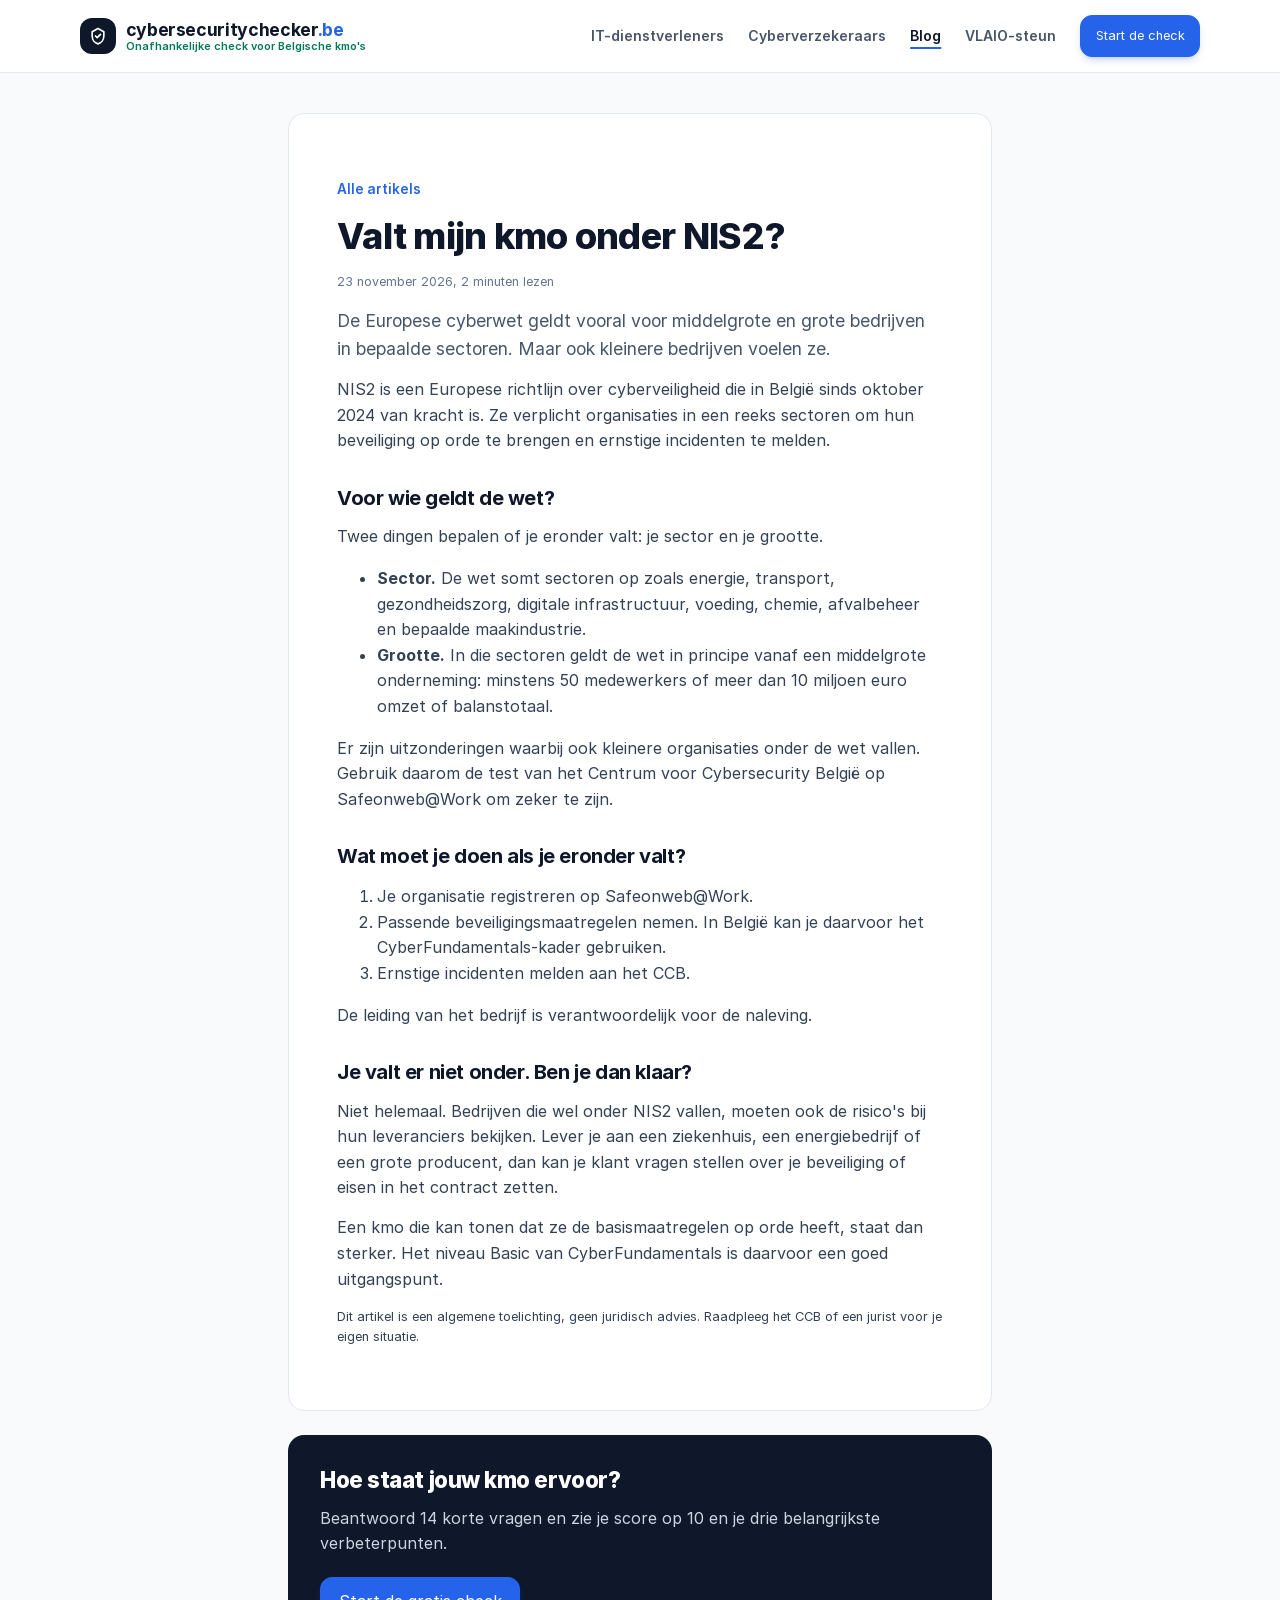
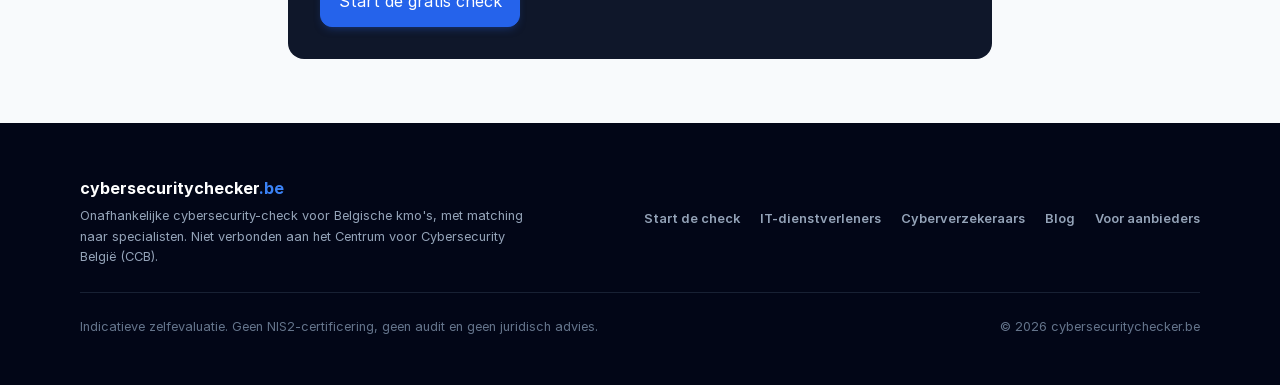
<file: blog/nis2-voor-kmo.html>
<!DOCTYPE html>
<html lang="nl-BE">
<head>
<meta charset="utf-8">
<meta name="viewport" content="width=device-width, initial-scale=1">
<title>Valt mijn kmo onder NIS2? | cybersecuritychecker.be</title>
<meta name="description" content="De Europese cyberwet geldt vooral voor middelgrote en grote bedrijven in bepaalde sectoren. Maar ook kleinere bedrijven voelen ze.">
<link rel="preload" href="../assets/fonts/Inter-Regular.woff2" as="font" type="font/woff2" crossorigin>
<link rel="stylesheet" href="../assets/site.css?v=11">
</head>
<body>
<header class="top">
  <div class="container top-in">
    <a class="brand" href="../index.html">
      <span class="brand-icon"><svg viewBox="0 0 24 24" fill="none" stroke="currentColor" stroke-width="2" aria-hidden="true"><path stroke-linecap="round" stroke-linejoin="round" d="M12 3l7 4v5c0 5-3.5 8.5-7 9.5-3.5-1-7-4.5-7-9.5V7l7-4z"/><path stroke-linecap="round" stroke-linejoin="round" d="M9 12l2 2 4-4"/></svg></span>
      <span class="brand-text"><span class="brand-name">cybersecuritychecker<b>.be</b></span><span class="brand-tag">Onafhankelijke check voor Belgische kmo's</span></span>
    </a>
    <nav class="main" aria-label="Hoofdmenu"><a href="../it-dienstverleners.html">IT-dienstverleners</a><a href="../cyberverzekeraars.html">Cyberverzekeraars</a><a href="../blog/index.html" aria-current="page">Blog</a><a href="../index.html#steun">VLAIO-steun</a></nav>
    <a class="btn primary small" href="../index.html#quiz">Start de check</a>
  </div>
</header>
<main>
<div class="container page">
<article class="post">
<p class="back"><a href="index.html">Alle artikels</a></p>
<h1>Valt mijn kmo onder NIS2?</h1>
<p class="meta">23 november 2026, 2 minuten lezen</p>
<p class="intro">De Europese cyberwet geldt vooral voor middelgrote en grote bedrijven in bepaalde sectoren. Maar ook kleinere bedrijven voelen ze.</p>
<p>NIS2 is een Europese richtlijn over cyberveiligheid die in België sinds oktober 2024 van kracht is. Ze verplicht organisaties in een reeks sectoren om hun beveiliging op orde te brengen en ernstige incidenten te melden.</p>
<h2>Voor wie geldt de wet?</h2>
<p>Twee dingen bepalen of je eronder valt: je sector en je grootte.</p>
<ul>
<li><strong>Sector.</strong> De wet somt sectoren op zoals energie, transport, gezondheidszorg, digitale infrastructuur, voeding, chemie, afvalbeheer en bepaalde maakindustrie.</li>
<li><strong>Grootte.</strong> In die sectoren geldt de wet in principe vanaf een middelgrote onderneming: minstens 50 medewerkers of meer dan 10 miljoen euro omzet of balanstotaal.</li>
</ul>
<p>Er zijn uitzonderingen waarbij ook kleinere organisaties onder de wet vallen. Gebruik daarom de test van het Centrum voor Cybersecurity België op Safeonweb@Work om zeker te zijn.</p>
<h2>Wat moet je doen als je eronder valt?</h2>
<ol>
<li>Je organisatie registreren op Safeonweb@Work.</li>
<li>Passende beveiligingsmaatregelen nemen. In België kan je daarvoor het CyberFundamentals-kader gebruiken.</li>
<li>Ernstige incidenten melden aan het CCB.</li>
</ol>
<p>De leiding van het bedrijf is verantwoordelijk voor de naleving.</p>
<h2>Je valt er niet onder. Ben je dan klaar?</h2>
<p>Niet helemaal. Bedrijven die wel onder NIS2 vallen, moeten ook de risico's bij hun leveranciers bekijken. Lever je aan een ziekenhuis, een energiebedrijf of een grote producent, dan kan je klant vragen stellen over je beveiliging of eisen in het contract zetten.</p>
<p>Een kmo die kan tonen dat ze de basismaatregelen op orde heeft, staat dan sterker. Het niveau Basic van CyberFundamentals is daarvoor een goed uitgangspunt.</p>
<p class="source">Dit artikel is een algemene toelichting, geen juridisch advies. Raadpleeg het CCB of een jurist voor je eigen situatie.</p>
</article>
<aside class="closing">
  <h2>Hoe staat jouw kmo ervoor?</h2>
  <p>Beantwoord 14 korte vragen en zie je score op 10 en je drie belangrijkste verbeterpunten.</p>
  <a class="btn primary" href="../index.html#quiz">Start de gratis check</a>
</aside>
</div>
</main>
<footer class="site">
  <div class="container">
    <div class="foot-top">
      <div>
        <p class="foot-brand">cybersecuritychecker<b>.be</b></p>
        <p>Onafhankelijke cybersecurity-check voor Belgische kmo's, met matching naar specialisten. Niet verbonden aan het Centrum voor Cybersecurity België (CCB).</p>
      </div>
      <nav aria-label="Voettekst">
        <a href="../index.html#quiz">Start de check</a>
        <a href="../it-dienstverleners.html">IT-dienstverleners</a>
        <a href="../cyberverzekeraars.html">Cyberverzekeraars</a>
        <a href="../blog/index.html">Blog</a>
        <a href="../index.html#aanbieders">Voor aanbieders</a>
      </nav>
    </div>
    <div class="foot-bottom">
      <p>Indicatieve zelfevaluatie. Geen NIS2-certificering, geen audit en geen juridisch advies.</p>
      <p>&copy; 2026 cybersecuritychecker.be</p>
    </div>
  </div>
</footer>
</body>
</html>
</file>
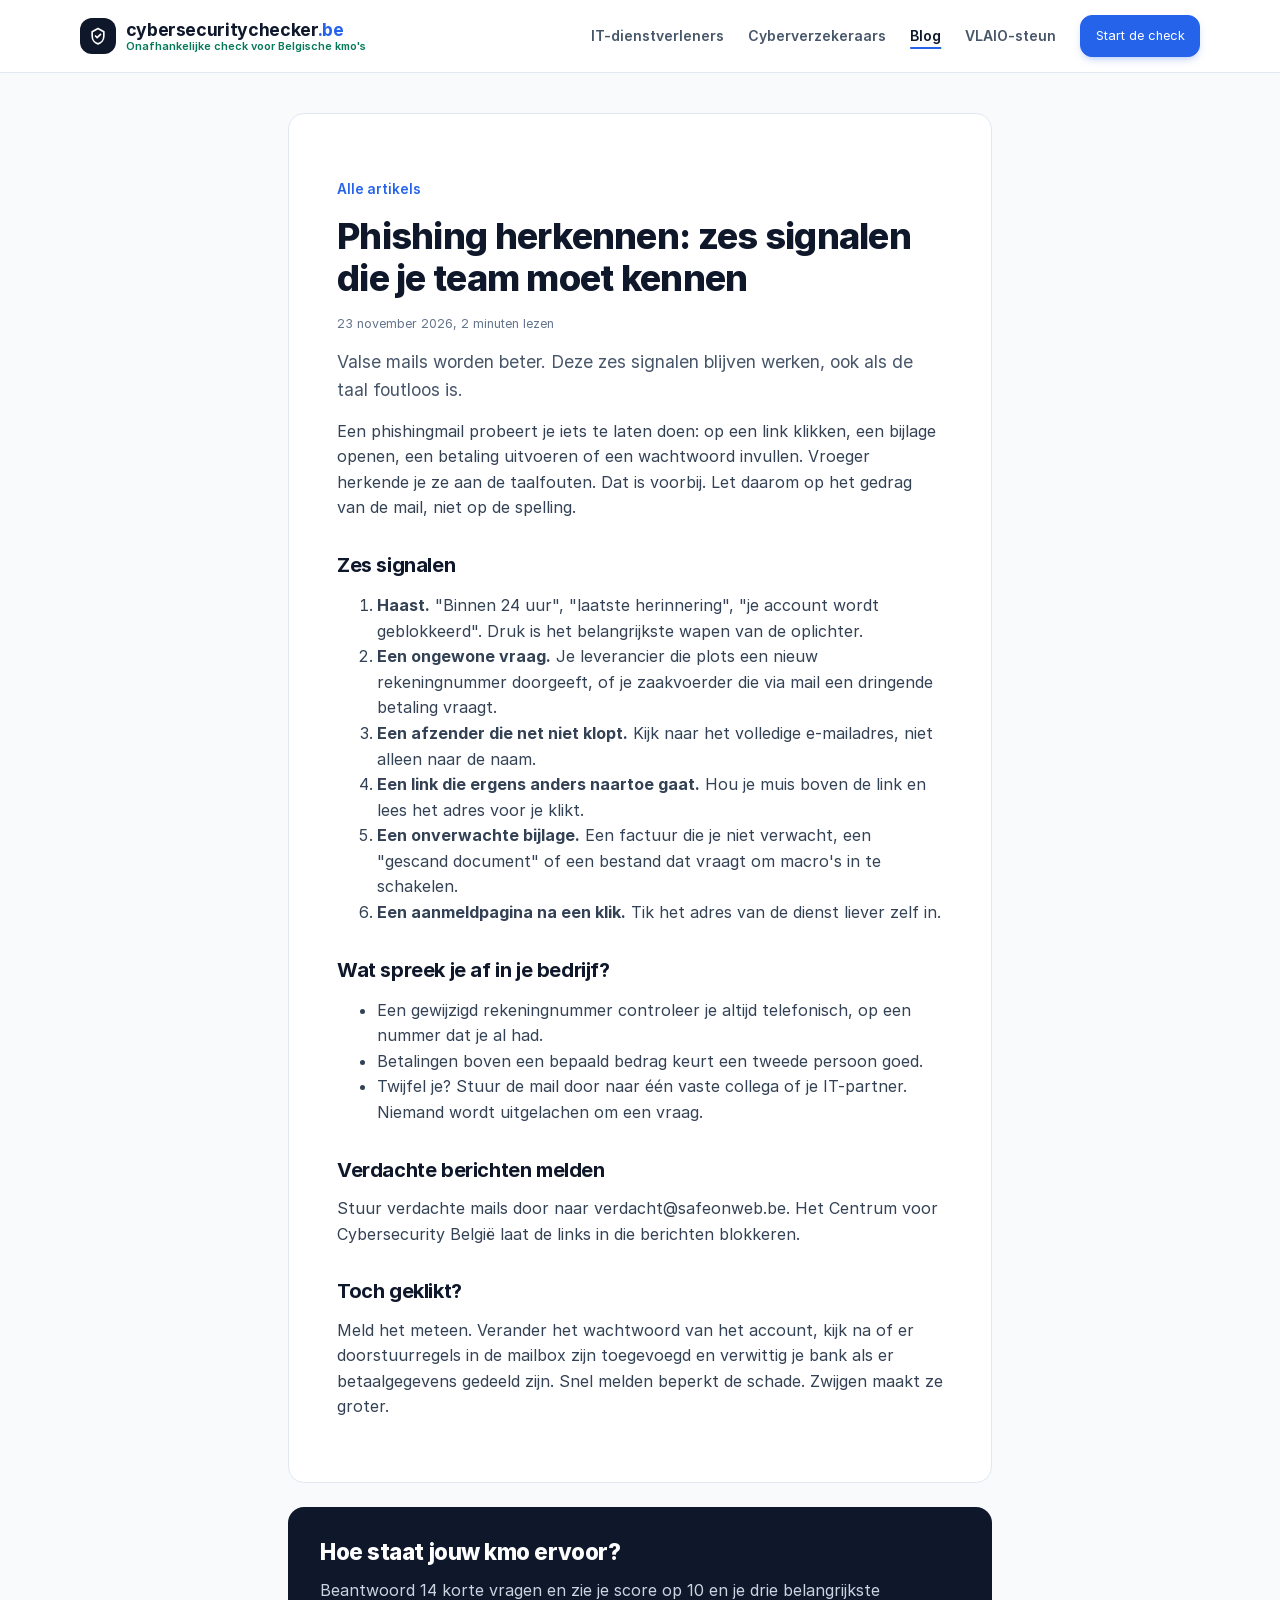
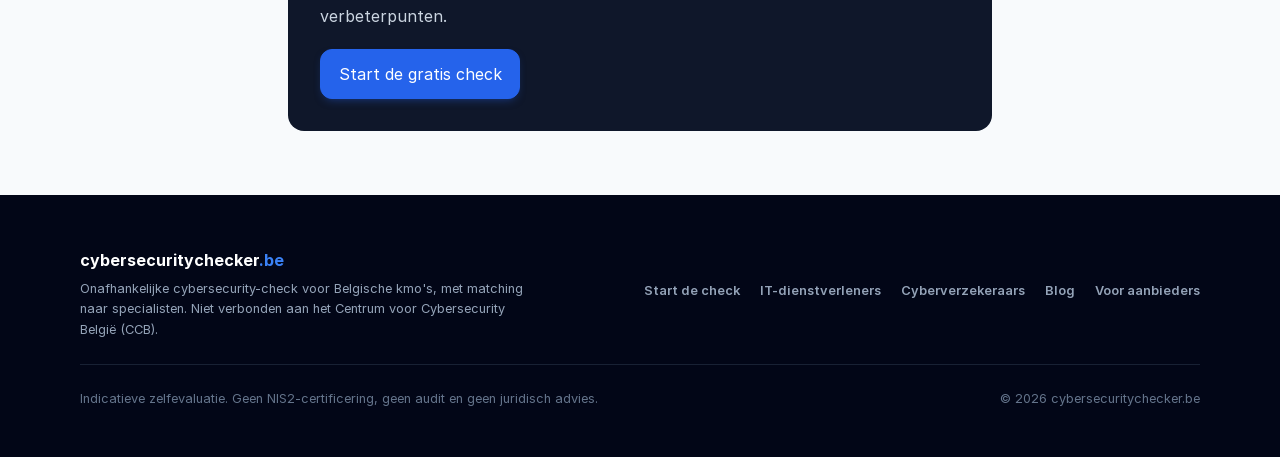
<file: blog/phishing-herkennen.html>
<!DOCTYPE html>
<html lang="nl-BE">
<head>
<meta charset="utf-8">
<meta name="viewport" content="width=device-width, initial-scale=1">
<title>Phishing herkennen: zes signalen die je team moet kennen | cybersecuritychecker.be</title>
<meta name="description" content="Valse mails worden beter. Deze zes signalen blijven werken, ook als de taal foutloos is.">
<link rel="preload" href="../assets/fonts/Inter-Regular.woff2" as="font" type="font/woff2" crossorigin>
<link rel="stylesheet" href="../assets/site.css?v=11">
</head>
<body>
<header class="top">
  <div class="container top-in">
    <a class="brand" href="../index.html">
      <span class="brand-icon"><svg viewBox="0 0 24 24" fill="none" stroke="currentColor" stroke-width="2" aria-hidden="true"><path stroke-linecap="round" stroke-linejoin="round" d="M12 3l7 4v5c0 5-3.5 8.5-7 9.5-3.5-1-7-4.5-7-9.5V7l7-4z"/><path stroke-linecap="round" stroke-linejoin="round" d="M9 12l2 2 4-4"/></svg></span>
      <span class="brand-text"><span class="brand-name">cybersecuritychecker<b>.be</b></span><span class="brand-tag">Onafhankelijke check voor Belgische kmo's</span></span>
    </a>
    <nav class="main" aria-label="Hoofdmenu"><a href="../it-dienstverleners.html">IT-dienstverleners</a><a href="../cyberverzekeraars.html">Cyberverzekeraars</a><a href="../blog/index.html" aria-current="page">Blog</a><a href="../index.html#steun">VLAIO-steun</a></nav>
    <a class="btn primary small" href="../index.html#quiz">Start de check</a>
  </div>
</header>
<main>
<div class="container page">
<article class="post">
<p class="back"><a href="index.html">Alle artikels</a></p>
<h1>Phishing herkennen: zes signalen die je team moet kennen</h1>
<p class="meta">23 november 2026, 2 minuten lezen</p>
<p class="intro">Valse mails worden beter. Deze zes signalen blijven werken, ook als de taal foutloos is.</p>
<p>Een phishingmail probeert je iets te laten doen: op een link klikken, een bijlage openen, een betaling uitvoeren of een wachtwoord invullen. Vroeger herkende je ze aan de taalfouten. Dat is voorbij. Let daarom op het gedrag van de mail, niet op de spelling.</p>
<h2>Zes signalen</h2>
<ol>
<li><strong>Haast.</strong> "Binnen 24 uur", "laatste herinnering", "je account wordt geblokkeerd". Druk is het belangrijkste wapen van de oplichter.</li>
<li><strong>Een ongewone vraag.</strong> Je leverancier die plots een nieuw rekeningnummer doorgeeft, of je zaakvoerder die via mail een dringende betaling vraagt.</li>
<li><strong>Een afzender die net niet klopt.</strong> Kijk naar het volledige e-mailadres, niet alleen naar de naam.</li>
<li><strong>Een link die ergens anders naartoe gaat.</strong> Hou je muis boven de link en lees het adres voor je klikt.</li>
<li><strong>Een onverwachte bijlage.</strong> Een factuur die je niet verwacht, een "gescand document" of een bestand dat vraagt om macro's in te schakelen.</li>
<li><strong>Een aanmeldpagina na een klik.</strong> Tik het adres van de dienst liever zelf in.</li>
</ol>
<h2>Wat spreek je af in je bedrijf?</h2>
<ul>
<li>Een gewijzigd rekeningnummer controleer je altijd telefonisch, op een nummer dat je al had.</li>
<li>Betalingen boven een bepaald bedrag keurt een tweede persoon goed.</li>
<li>Twijfel je? Stuur de mail door naar één vaste collega of je IT-partner. Niemand wordt uitgelachen om een vraag.</li>
</ul>
<h2>Verdachte berichten melden</h2>
<p>Stuur verdachte mails door naar verdacht@safeonweb.be. Het Centrum voor Cybersecurity België laat de links in die berichten blokkeren.</p>
<h2>Toch geklikt?</h2>
<p>Meld het meteen. Verander het wachtwoord van het account, kijk na of er doorstuurregels in de mailbox zijn toegevoegd en verwittig je bank als er betaalgegevens gedeeld zijn. Snel melden beperkt de schade. Zwijgen maakt ze groter.</p>
</article>
<aside class="closing">
  <h2>Hoe staat jouw kmo ervoor?</h2>
  <p>Beantwoord 14 korte vragen en zie je score op 10 en je drie belangrijkste verbeterpunten.</p>
  <a class="btn primary" href="../index.html#quiz">Start de gratis check</a>
</aside>
</div>
</main>
<footer class="site">
  <div class="container">
    <div class="foot-top">
      <div>
        <p class="foot-brand">cybersecuritychecker<b>.be</b></p>
        <p>Onafhankelijke cybersecurity-check voor Belgische kmo's, met matching naar specialisten. Niet verbonden aan het Centrum voor Cybersecurity België (CCB).</p>
      </div>
      <nav aria-label="Voettekst">
        <a href="../index.html#quiz">Start de check</a>
        <a href="../it-dienstverleners.html">IT-dienstverleners</a>
        <a href="../cyberverzekeraars.html">Cyberverzekeraars</a>
        <a href="../blog/index.html">Blog</a>
        <a href="../index.html#aanbieders">Voor aanbieders</a>
      </nav>
    </div>
    <div class="foot-bottom">
      <p>Indicatieve zelfevaluatie. Geen NIS2-certificering, geen audit en geen juridisch advies.</p>
      <p>&copy; 2026 cybersecuritychecker.be</p>
    </div>
  </div>
</footer>
</body>
</html>
</file>
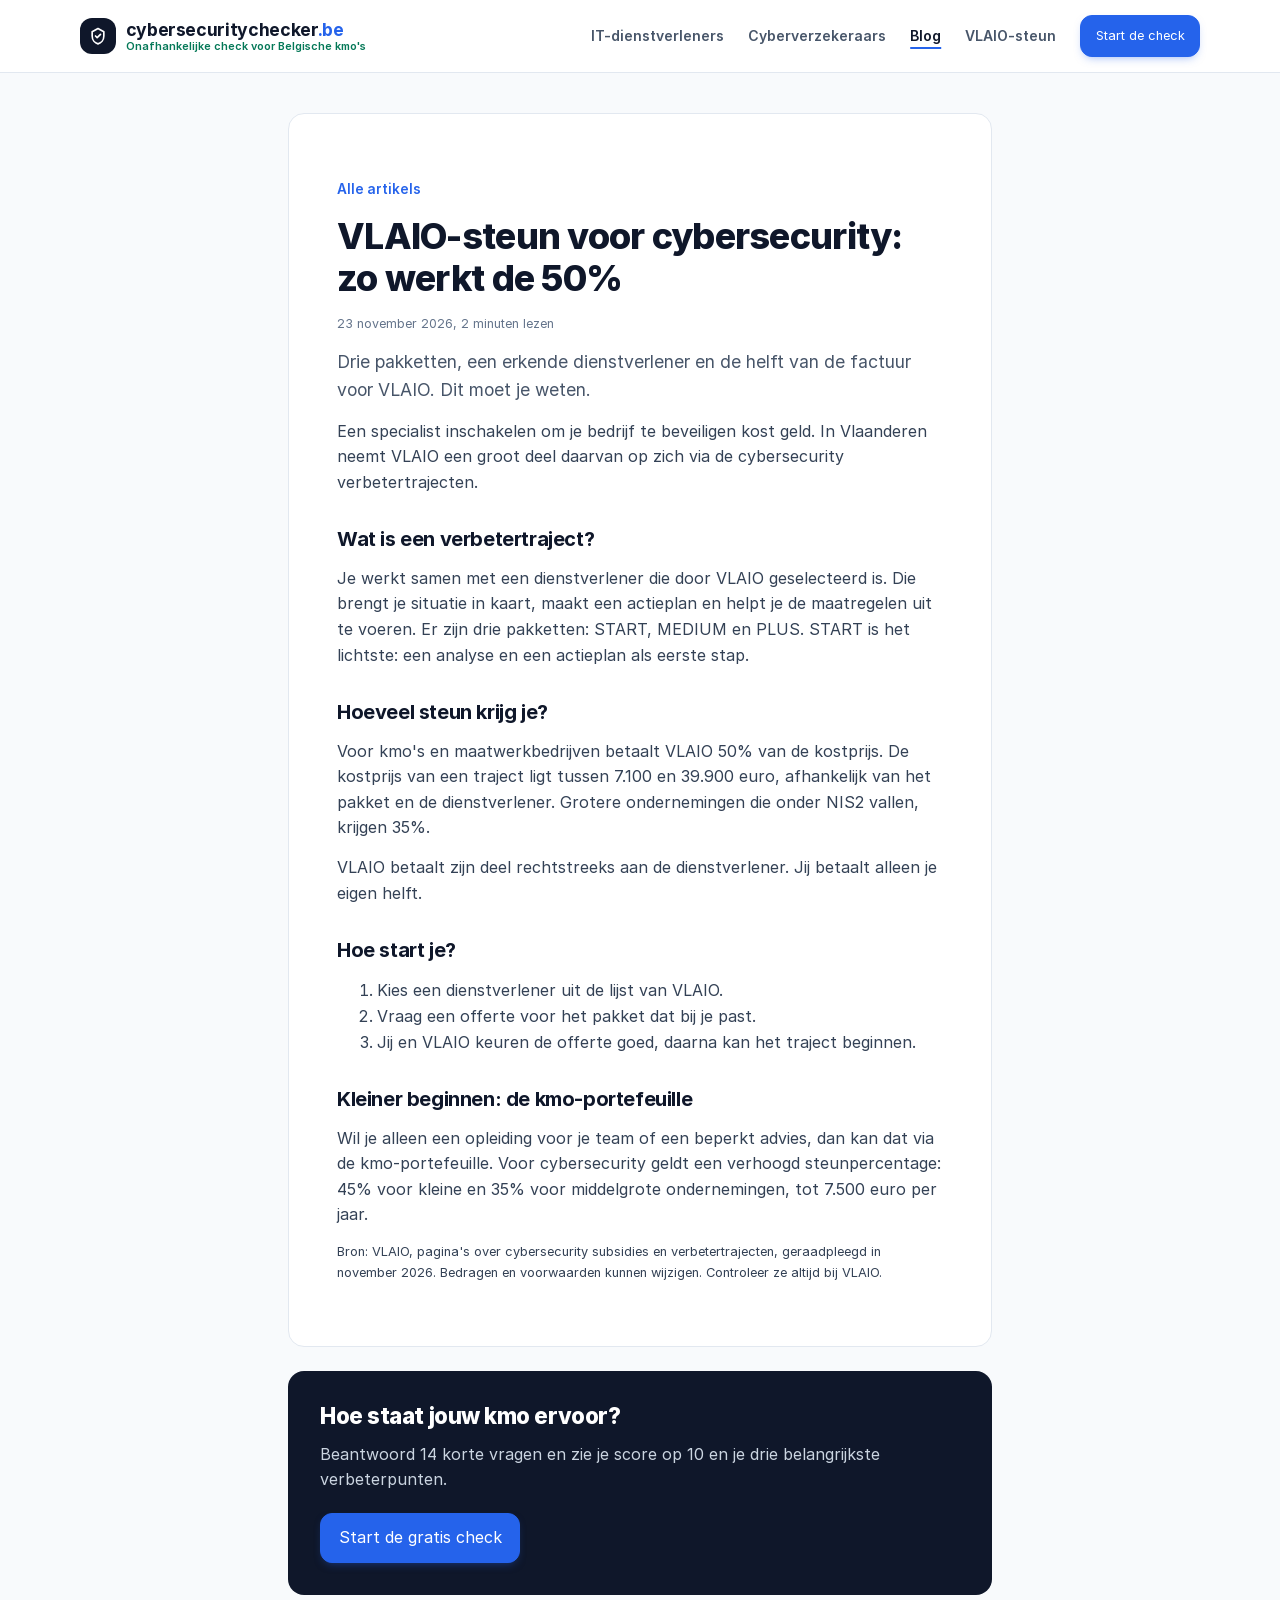
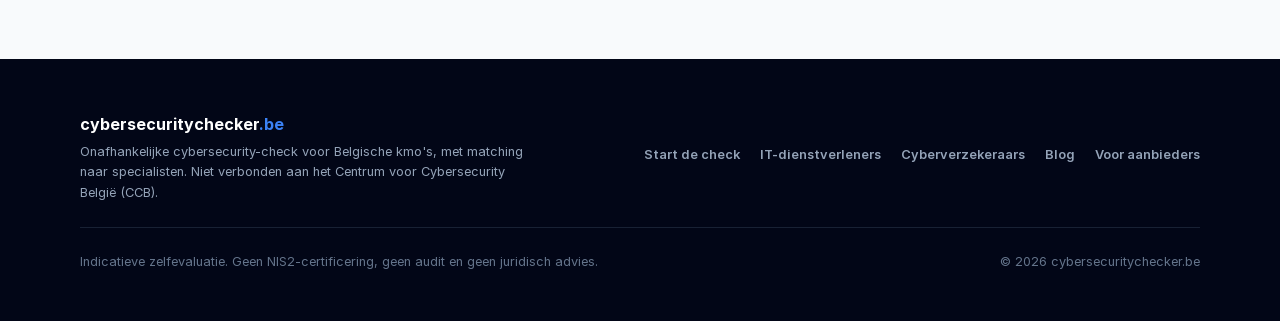
<file: blog/vlaio-steun-cybersecurity.html>
<!DOCTYPE html>
<html lang="nl-BE">
<head>
<meta charset="utf-8">
<meta name="viewport" content="width=device-width, initial-scale=1">
<title>VLAIO-steun voor cybersecurity: zo werkt de 50% | cybersecuritychecker.be</title>
<meta name="description" content="Drie pakketten, een erkende dienstverlener en de helft van de factuur voor VLAIO. Dit moet je weten.">
<link rel="preload" href="../assets/fonts/Inter-Regular.woff2" as="font" type="font/woff2" crossorigin>
<link rel="stylesheet" href="../assets/site.css?v=11">
</head>
<body>
<header class="top">
  <div class="container top-in">
    <a class="brand" href="../index.html">
      <span class="brand-icon"><svg viewBox="0 0 24 24" fill="none" stroke="currentColor" stroke-width="2" aria-hidden="true"><path stroke-linecap="round" stroke-linejoin="round" d="M12 3l7 4v5c0 5-3.5 8.5-7 9.5-3.5-1-7-4.5-7-9.5V7l7-4z"/><path stroke-linecap="round" stroke-linejoin="round" d="M9 12l2 2 4-4"/></svg></span>
      <span class="brand-text"><span class="brand-name">cybersecuritychecker<b>.be</b></span><span class="brand-tag">Onafhankelijke check voor Belgische kmo's</span></span>
    </a>
    <nav class="main" aria-label="Hoofdmenu"><a href="../it-dienstverleners.html">IT-dienstverleners</a><a href="../cyberverzekeraars.html">Cyberverzekeraars</a><a href="../blog/index.html" aria-current="page">Blog</a><a href="../index.html#steun">VLAIO-steun</a></nav>
    <a class="btn primary small" href="../index.html#quiz">Start de check</a>
  </div>
</header>
<main>
<div class="container page">
<article class="post">
<p class="back"><a href="index.html">Alle artikels</a></p>
<h1>VLAIO-steun voor cybersecurity: zo werkt de 50%</h1>
<p class="meta">23 november 2026, 2 minuten lezen</p>
<p class="intro">Drie pakketten, een erkende dienstverlener en de helft van de factuur voor VLAIO. Dit moet je weten.</p>
<p>Een specialist inschakelen om je bedrijf te beveiligen kost geld. In Vlaanderen neemt VLAIO een groot deel daarvan op zich via de cybersecurity verbetertrajecten.</p>
<h2>Wat is een verbetertraject?</h2>
<p>Je werkt samen met een dienstverlener die door VLAIO geselecteerd is. Die brengt je situatie in kaart, maakt een actieplan en helpt je de maatregelen uit te voeren. Er zijn drie pakketten: START, MEDIUM en PLUS. START is het lichtste: een analyse en een actieplan als eerste stap.</p>
<h2>Hoeveel steun krijg je?</h2>
<p>Voor kmo's en maatwerkbedrijven betaalt VLAIO 50% van de kostprijs. De kostprijs van een traject ligt tussen 7.100 en 39.900 euro, afhankelijk van het pakket en de dienstverlener. Grotere ondernemingen die onder NIS2 vallen, krijgen 35%.</p>
<p>VLAIO betaalt zijn deel rechtstreeks aan de dienstverlener. Jij betaalt alleen je eigen helft.</p>
<h2>Hoe start je?</h2>
<ol>
<li>Kies een dienstverlener uit de lijst van VLAIO.</li>
<li>Vraag een offerte voor het pakket dat bij je past.</li>
<li>Jij en VLAIO keuren de offerte goed, daarna kan het traject beginnen.</li>
</ol>
<h2>Kleiner beginnen: de kmo-portefeuille</h2>
<p>Wil je alleen een opleiding voor je team of een beperkt advies, dan kan dat via de kmo-portefeuille. Voor cybersecurity geldt een verhoogd steunpercentage: 45% voor kleine en 35% voor middelgrote ondernemingen, tot 7.500 euro per jaar.</p>
<p class="source">Bron: VLAIO, pagina's over cybersecurity subsidies en verbetertrajecten, geraadpleegd in november 2026. Bedragen en voorwaarden kunnen wijzigen. Controleer ze altijd bij VLAIO.</p>
</article>
<aside class="closing">
  <h2>Hoe staat jouw kmo ervoor?</h2>
  <p>Beantwoord 14 korte vragen en zie je score op 10 en je drie belangrijkste verbeterpunten.</p>
  <a class="btn primary" href="../index.html#quiz">Start de gratis check</a>
</aside>
</div>
</main>
<footer class="site">
  <div class="container">
    <div class="foot-top">
      <div>
        <p class="foot-brand">cybersecuritychecker<b>.be</b></p>
        <p>Onafhankelijke cybersecurity-check voor Belgische kmo's, met matching naar specialisten. Niet verbonden aan het Centrum voor Cybersecurity België (CCB).</p>
      </div>
      <nav aria-label="Voettekst">
        <a href="../index.html#quiz">Start de check</a>
        <a href="../it-dienstverleners.html">IT-dienstverleners</a>
        <a href="../cyberverzekeraars.html">Cyberverzekeraars</a>
        <a href="../blog/index.html">Blog</a>
        <a href="../index.html#aanbieders">Voor aanbieders</a>
      </nav>
    </div>
    <div class="foot-bottom">
      <p>Indicatieve zelfevaluatie. Geen NIS2-certificering, geen audit en geen juridisch advies.</p>
      <p>&copy; 2026 cybersecuritychecker.be</p>
    </div>
  </div>
</footer>
</body>
</html>
</file>
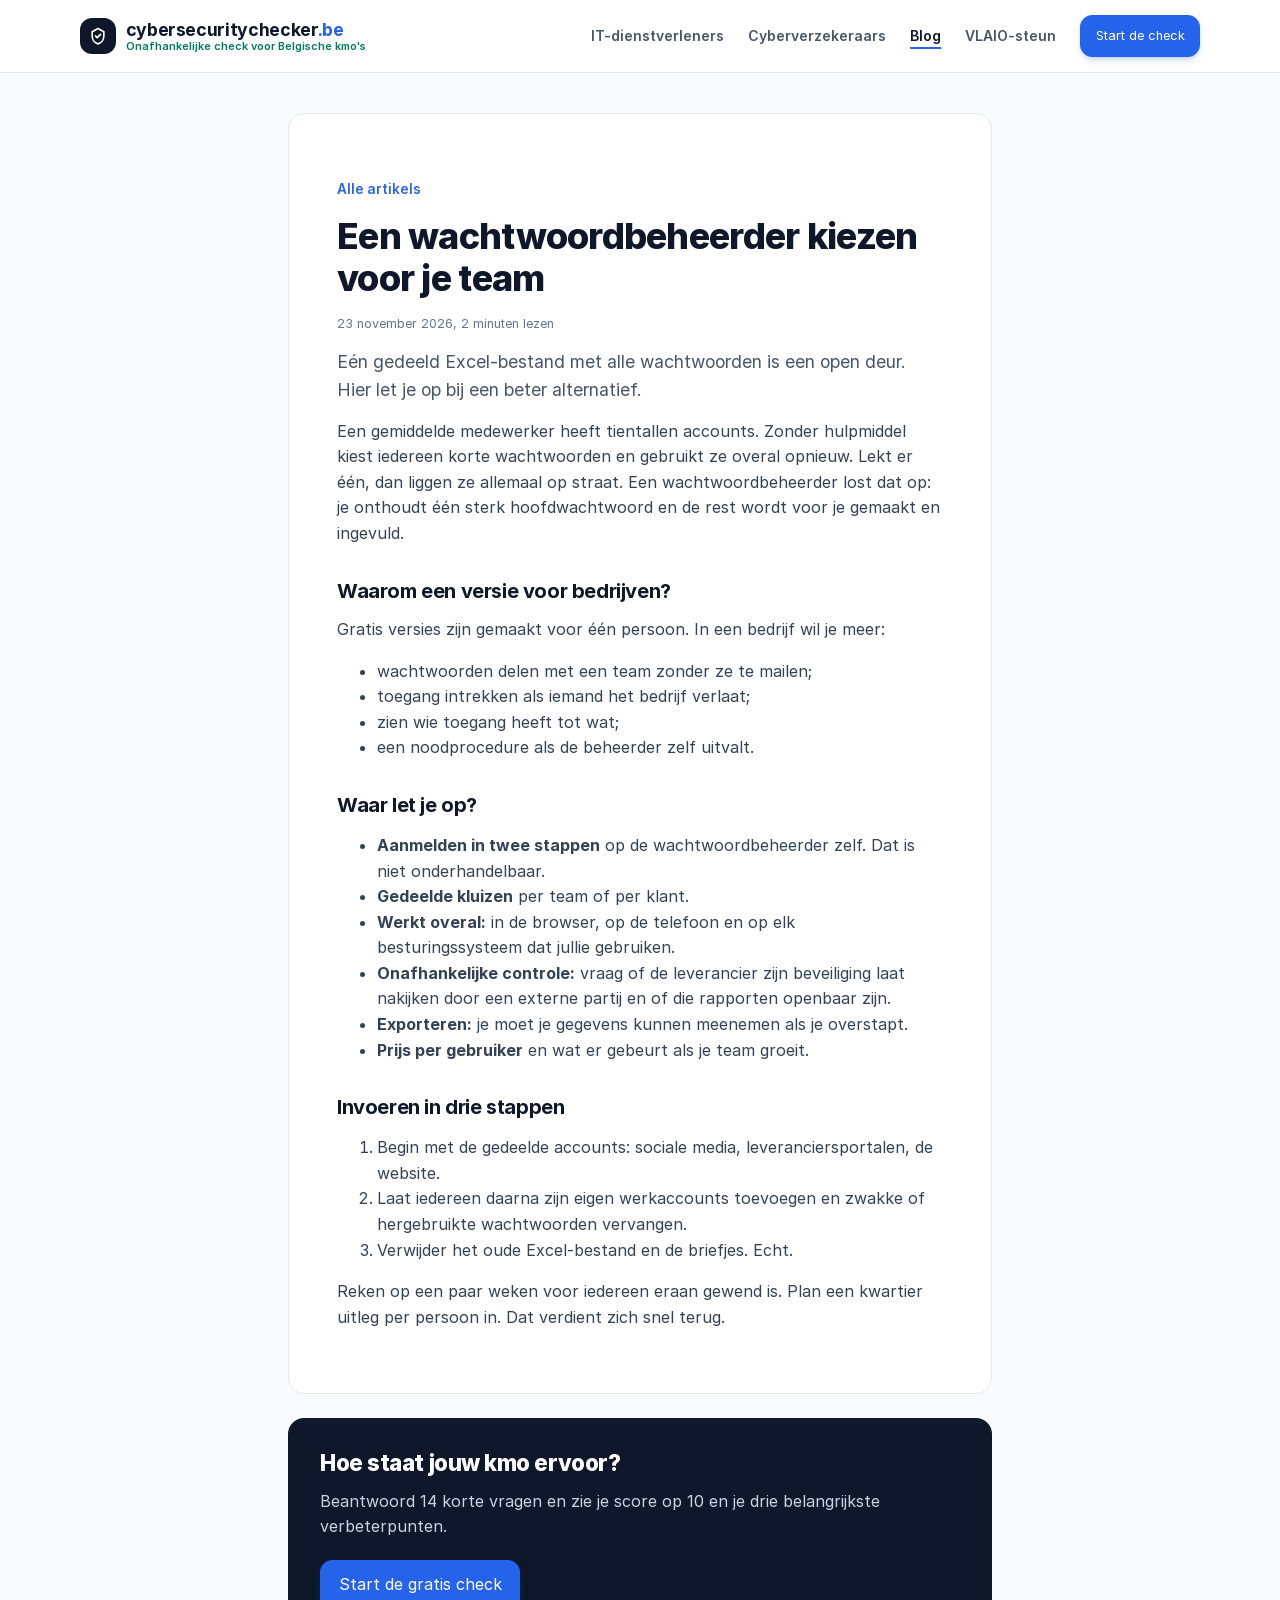
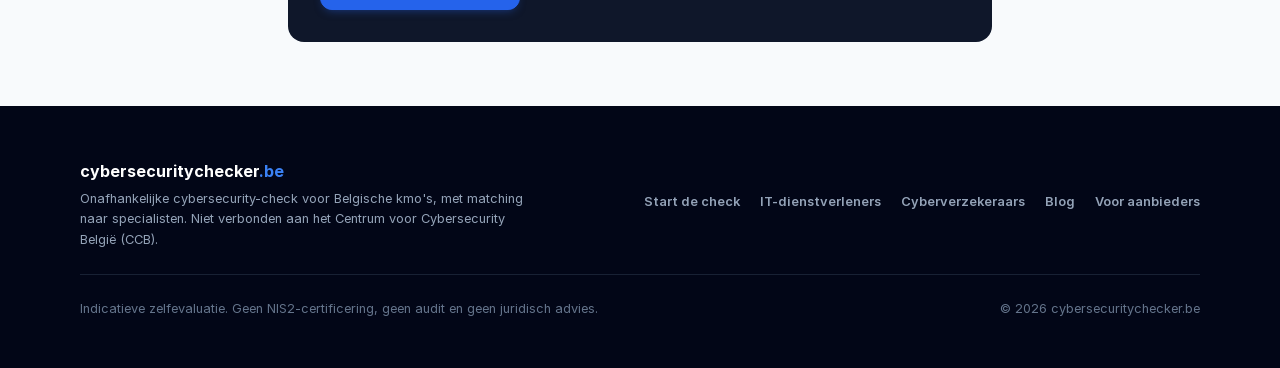
<file: blog/wachtwoordbeheerder-kiezen.html>
<!DOCTYPE html>
<html lang="nl-BE">
<head>
<meta charset="utf-8">
<meta name="viewport" content="width=device-width, initial-scale=1">
<title>Een wachtwoordbeheerder kiezen voor je team | cybersecuritychecker.be</title>
<meta name="description" content="Eén gedeeld Excel-bestand met alle wachtwoorden is een open deur. Hier let je op bij een beter alternatief.">
<link rel="preload" href="../assets/fonts/Inter-Regular.woff2" as="font" type="font/woff2" crossorigin>
<link rel="stylesheet" href="../assets/site.css?v=11">
</head>
<body>
<header class="top">
  <div class="container top-in">
    <a class="brand" href="../index.html">
      <span class="brand-icon"><svg viewBox="0 0 24 24" fill="none" stroke="currentColor" stroke-width="2" aria-hidden="true"><path stroke-linecap="round" stroke-linejoin="round" d="M12 3l7 4v5c0 5-3.5 8.5-7 9.5-3.5-1-7-4.5-7-9.5V7l7-4z"/><path stroke-linecap="round" stroke-linejoin="round" d="M9 12l2 2 4-4"/></svg></span>
      <span class="brand-text"><span class="brand-name">cybersecuritychecker<b>.be</b></span><span class="brand-tag">Onafhankelijke check voor Belgische kmo's</span></span>
    </a>
    <nav class="main" aria-label="Hoofdmenu"><a href="../it-dienstverleners.html">IT-dienstverleners</a><a href="../cyberverzekeraars.html">Cyberverzekeraars</a><a href="../blog/index.html" aria-current="page">Blog</a><a href="../index.html#steun">VLAIO-steun</a></nav>
    <a class="btn primary small" href="../index.html#quiz">Start de check</a>
  </div>
</header>
<main>
<div class="container page">
<article class="post">
<p class="back"><a href="index.html">Alle artikels</a></p>
<h1>Een wachtwoordbeheerder kiezen voor je team</h1>
<p class="meta">23 november 2026, 2 minuten lezen</p>
<p class="intro">Eén gedeeld Excel-bestand met alle wachtwoorden is een open deur. Hier let je op bij een beter alternatief.</p>
<p>Een gemiddelde medewerker heeft tientallen accounts. Zonder hulpmiddel kiest iedereen korte wachtwoorden en gebruikt ze overal opnieuw. Lekt er één, dan liggen ze allemaal op straat. Een wachtwoordbeheerder lost dat op: je onthoudt één sterk hoofdwachtwoord en de rest wordt voor je gemaakt en ingevuld.</p>
<h2>Waarom een versie voor bedrijven?</h2>
<p>Gratis versies zijn gemaakt voor één persoon. In een bedrijf wil je meer:</p>
<ul>
<li>wachtwoorden delen met een team zonder ze te mailen;</li>
<li>toegang intrekken als iemand het bedrijf verlaat;</li>
<li>zien wie toegang heeft tot wat;</li>
<li>een noodprocedure als de beheerder zelf uitvalt.</li>
</ul>
<h2>Waar let je op?</h2>
<ul>
<li><strong>Aanmelden in twee stappen</strong> op de wachtwoordbeheerder zelf. Dat is niet onderhandelbaar.</li>
<li><strong>Gedeelde kluizen</strong> per team of per klant.</li>
<li><strong>Werkt overal:</strong> in de browser, op de telefoon en op elk besturingssysteem dat jullie gebruiken.</li>
<li><strong>Onafhankelijke controle:</strong> vraag of de leverancier zijn beveiliging laat nakijken door een externe partij en of die rapporten openbaar zijn.</li>
<li><strong>Exporteren:</strong> je moet je gegevens kunnen meenemen als je overstapt.</li>
<li><strong>Prijs per gebruiker</strong> en wat er gebeurt als je team groeit.</li>
</ul>
<h2>Invoeren in drie stappen</h2>
<ol>
<li>Begin met de gedeelde accounts: sociale media, leveranciersportalen, de website.</li>
<li>Laat iedereen daarna zijn eigen werkaccounts toevoegen en zwakke of hergebruikte wachtwoorden vervangen.</li>
<li>Verwijder het oude Excel-bestand en de briefjes. Echt.</li>
</ol>
<p>Reken op een paar weken voor iedereen eraan gewend is. Plan een kwartier uitleg per persoon in. Dat verdient zich snel terug.</p>
</article>
<aside class="closing">
  <h2>Hoe staat jouw kmo ervoor?</h2>
  <p>Beantwoord 14 korte vragen en zie je score op 10 en je drie belangrijkste verbeterpunten.</p>
  <a class="btn primary" href="../index.html#quiz">Start de gratis check</a>
</aside>
</div>
</main>
<footer class="site">
  <div class="container">
    <div class="foot-top">
      <div>
        <p class="foot-brand">cybersecuritychecker<b>.be</b></p>
        <p>Onafhankelijke cybersecurity-check voor Belgische kmo's, met matching naar specialisten. Niet verbonden aan het Centrum voor Cybersecurity België (CCB).</p>
      </div>
      <nav aria-label="Voettekst">
        <a href="../index.html#quiz">Start de check</a>
        <a href="../it-dienstverleners.html">IT-dienstverleners</a>
        <a href="../cyberverzekeraars.html">Cyberverzekeraars</a>
        <a href="../blog/index.html">Blog</a>
        <a href="../index.html#aanbieders">Voor aanbieders</a>
      </nav>
    </div>
    <div class="foot-bottom">
      <p>Indicatieve zelfevaluatie. Geen NIS2-certificering, geen audit en geen juridisch advies.</p>
      <p>&copy; 2026 cybersecuritychecker.be</p>
    </div>
  </div>
</footer>
</body>
</html>
</file>
<file: assets/site.css>
/* cybersecuritychecker.be: one stylesheet for every page. */

@font-face { font-family: "Inter"; font-weight: 400; font-display: swap; src: url("fonts/Inter-Regular.woff2") format("woff2"); }
@font-face { font-family: "Inter"; font-weight: 600; font-display: swap; src: url("fonts/Inter-SemiBold.woff2") format("woff2"); }
@font-face { font-family: "Inter"; font-weight: 700; font-display: swap; src: url("fonts/Inter-Bold.woff2") format("woff2"); }
@font-face { font-family: "Inter"; font-weight: 800; font-display: swap; src: url("fonts/Inter-ExtraBold.woff2") format("woff2"); }

:root {
  --ink: #0F172A;
  --ink-2: #1E293B;
  --text: #475569;
  --muted: #64748B;
  --line: #E2E8F0;
  --soft: #F8FAFC;
  --soft-2: #F1F5F9;
  --blue: #2563EB;
  --blue-d: #1D4ED8;
  --blue-s: #EFF6FF;
  --green: #059669;
  --green-d: #047857;
  --green-s: #ECFDF5;
  --red: #E11D48;
  --red-s: #FFE4E6;
  --amber: #D97706;
  --amber-s: #FEF3C7;
  --radius: 16px;
}

* { box-sizing: border-box; }
html { scroll-behavior: smooth; scroll-padding-top: 88px; }
body {
  margin: 0; background: var(--soft); color: var(--ink);
  font: 400 16px/1.6 "Inter", system-ui, -apple-system, "Segoe UI", sans-serif;
  -webkit-font-smoothing: antialiased; overflow-x: hidden;
}
h1, h2, h3, h4 { margin: 0; color: var(--ink); letter-spacing: -0.02em; line-height: 1.2; }
p { margin: 0; }
a { color: var(--blue); }
img { max-width: 100%; height: auto; }
:focus-visible { outline: 3px solid var(--blue); outline-offset: 2px; border-radius: 6px; }

.container { width: 100%; max-width: 72rem; margin: 0 auto; padding: 0 1rem; }
.container.narrow { max-width: 56rem; }
.container.page { padding-top: 2.5rem; padding-bottom: 4rem; }

/* ---------- Buttons ---------- */
.btn {
  display: inline-flex; align-items: center; justify-content: center; gap: .5rem;
  padding: .7rem 1.1rem; border-radius: 12px; border: 1px solid var(--line);
  background: #fff; color: var(--ink-2); font: 600 .9rem/1.2 inherit; font-family: inherit;
  text-decoration: none; cursor: pointer; transition: background .15s, border-color .15s;
}
.btn:hover { background: var(--soft); }
.btn.primary { background: var(--blue); border-color: var(--blue); color: #fff; box-shadow: 0 4px 10px -4px rgba(37, 99, 235, .5); }
.btn.primary:hover { background: var(--blue-d); border-color: var(--blue-d); }
.btn.big { padding: .9rem 1.5rem; font-size: 1rem; }
.btn.small { padding: .6rem .9rem; font-size: .8rem; white-space: nowrap; }
.btn.ghost { border-color: transparent; background: transparent; color: var(--text); }
.btn.ghost:hover { background: var(--soft-2); }
.btn[disabled] { opacity: .6; cursor: default; }

/* ---------- Header ---------- */
header.top { position: sticky; top: 0; z-index: 40; background: rgba(255, 255, 255, .95); backdrop-filter: blur(8px); border-bottom: 1px solid var(--line); }
.top-in { display: flex; align-items: center; justify-content: space-between; gap: .75rem; min-height: 64px; flex-wrap: wrap; padding-top: .5rem; padding-bottom: .5rem; }
.brand { display: flex; align-items: center; gap: .6rem; text-decoration: none; min-width: 0; }
.brand-icon { width: 36px; height: 36px; flex: none; border-radius: 12px; background: var(--ink); color: #fff; display: grid; place-items: center; transition: background .15s; }
.brand:hover .brand-icon { background: var(--blue); }
.brand-icon svg { width: 20px; height: 20px; }
.brand-text { display: flex; flex-direction: column; line-height: 1.2; min-width: 0; }
.brand-name { font-weight: 700; font-size: 1rem; color: var(--ink); letter-spacing: -0.02em; }
.brand-name b, .foot-brand b { color: var(--blue); font-weight: inherit; }
.brand-tag { font-size: .68rem; font-weight: 600; color: var(--green-d); }
nav.main { display: flex; gap: 1.5rem; order: 3; width: 100%; overflow-x: auto; padding-bottom: .25rem; }
nav.main a { color: var(--text); font-size: .875rem; font-weight: 600; text-decoration: none; white-space: nowrap; }
nav.main a:hover, nav.main a[aria-current] { color: var(--ink); }
nav.main a[aria-current] { text-decoration: underline; text-decoration-color: var(--blue); text-underline-offset: 6px; text-decoration-thickness: 2px; }
@media (min-width: 960px) {
  .top-in { flex-wrap: nowrap; min-height: 72px; }
  nav.main { order: 0; width: auto; overflow: visible; padding: 0; margin-left: auto; margin-right: .75rem; }
  .brand-name { font-size: 1.1rem; }
}

/* ---------- Hero ---------- */
.hero { position: relative; background: #fff; border-bottom: 1px solid var(--line); padding: 3rem 0 4rem; }
.hero::before { content: ""; position: absolute; inset: 0; background: radial-gradient(#E2E8F0 1px, transparent 1px); background-size: 24px 24px; opacity: .6; pointer-events: none; }
.hero-grid { position: relative; display: grid; gap: 2.5rem; align-items: center; }
.pill { display: inline-flex; align-items: center; gap: .5rem; padding: .4rem .9rem; border-radius: 999px; background: var(--soft-2); border: 1px solid var(--line); font-size: .75rem; font-weight: 600; color: #334155; }
.pill i { width: 8px; height: 8px; border-radius: 50%; background: #10B981; flex: none; }
.pill.dark { background: rgba(59, 130, 246, .15); border-color: rgba(96, 165, 250, .3); color: #93C5FD; }
.hero h1 { font-size: clamp(2.2rem, 5.2vw, 3.4rem); font-weight: 800; line-height: 1.08; margin: 1.25rem 0 1.25rem; }
.hero h1 span { display: block; margin-top: .9rem; font-size: clamp(1.2rem, 2.4vw, 1.6rem); font-weight: 700; line-height: 1.3; letter-spacing: -0.01em; color: var(--blue); max-width: 30rem; }
.hero-sub { font-size: 1.05rem; color: var(--text); max-width: 36rem; }
.hero-actions { display: flex; flex-wrap: wrap; gap: .75rem; margin: 1.75rem 0 1rem; }
.trust { list-style: none; margin: 0; padding: 0; display: flex; flex-wrap: wrap; gap: .25rem 1.25rem; font-size: .85rem; color: var(--muted); }
.trust li { display: inline-flex; align-items: center; gap: .3rem; }
.trust .ok { color: var(--green-d); font-weight: 600; }
.trust svg { width: 16px; height: 16px; }
@media (min-width: 960px) { .hero { padding: 4rem 0 6rem; } .hero-grid { grid-template-columns: 7fr 5fr; gap: 3rem; } }

.sample { background: var(--ink); color: #fff; border-radius: var(--radius); padding: 1.5rem; border: 1px solid var(--ink-2); box-shadow: 0 25px 50px -12px rgba(15, 23, 42, .35); display: grid; gap: 1.25rem; }
.sample p { color: #94A3B8; font-size: .78rem; }
.sample-head { display: flex; justify-content: space-between; align-items: center; gap: 1rem; border-bottom: 1px solid var(--ink-2); padding-bottom: 1rem; }
.sample .sample-eyebrow { font-size: .7rem; font-weight: 600; text-transform: uppercase; letter-spacing: .06em; }
.sample .sample-title, .sample .sample-strong { color: #fff; font-weight: 700; font-size: .875rem; }
.sample-badge { padding: .25rem .65rem; border-radius: 999px; background: rgba(244, 63, 94, .15); border: 1px solid rgba(244, 63, 94, .3); color: #FDA4AF; font-size: .75rem; font-weight: 700; white-space: nowrap; }
.sample-score { display: flex; align-items: center; gap: 1.25rem; }
.ring { position: relative; width: 96px; height: 96px; flex: none; }
.ring svg { width: 96px; height: 96px; transform: rotate(-90deg); }
.ring div { position: absolute; inset: 0; display: flex; flex-direction: column; align-items: center; justify-content: center; }
.ring strong { font-size: 1.5rem; font-weight: 800; line-height: 1; }
.ring span { font-size: .65rem; color: #94A3B8; margin-top: 2px; }
.sample-matches { background: rgba(30, 41, 59, .7); border: 1px solid rgba(51, 65, 85, .8); border-radius: 12px; padding: 1rem; display: grid; gap: .6rem; }
.sample .sample-found { display: flex; align-items: center; gap: .4rem; color: #34D399; font-weight: 700; font-size: .75rem; }
.sample-found svg { width: 16px; height: 16px; }
.sample-found span { margin-left: auto; color: #94A3B8; font-size: .65rem; text-transform: uppercase; letter-spacing: .06em; }
.sample-match { display: flex; justify-content: space-between; align-items: center; gap: .5rem; padding: .6rem; border-radius: 8px; background: rgba(15, 23, 42, .9); border: 1px solid rgba(51, 65, 85, .6); }
.sample-match p:first-child { color: #fff; font-weight: 700; }
.sample-match span { flex: none; padding: .15rem .5rem; border-radius: 4px; font-size: .7rem; font-weight: 700; }
.sample-match .g { background: rgba(16, 185, 129, .15); color: #6EE7B7; }
.sample-match .b { background: rgba(59, 130, 246, .15); color: #93C5FD; }

/* ---------- Sections ---------- */
.strip { padding: 3rem 0; border-bottom: 1px solid var(--line); }
.steps { display: grid; gap: 1.5rem; }
.step { background: #fff; border: 1px solid var(--line); border-radius: var(--radius); padding: 1.5rem; display: flex; gap: 1rem; align-items: flex-start; box-shadow: 0 1px 2px rgba(15, 23, 42, .05); }
.step > span { width: 40px; height: 40px; flex: none; border-radius: 12px; background: var(--blue-s); border: 1px solid #DBEAFE; color: var(--blue); font-weight: 800; font-size: .875rem; display: grid; place-items: center; }
.step.opt { border-color: #A7F3D0; }
.step.opt > span { background: var(--green-s); border-color: #D1FAE5; color: var(--green); }
.step h2 { font-size: 1rem; font-weight: 700; display: flex; align-items: center; gap: .5rem; }
.step em, .tag { font-style: normal; padding: .15rem .5rem; border-radius: 999px; background: var(--green-s); color: var(--green-d); font-size: .65rem; font-weight: 700; text-transform: uppercase; letter-spacing: .05em; }
.step p { font-size: .875rem; color: var(--text); margin-top: .25rem; }
@media (min-width: 768px) { .steps { grid-template-columns: repeat(3, 1fr); } }

.band { padding: 4rem 0; border-bottom: 1px solid var(--line); }
.band.white { background: #fff; }
.band h2 { font-size: clamp(1.5rem, 3vw, 1.875rem); font-weight: 800; max-width: 44rem; }
.band-intro { color: var(--text); max-width: 44rem; margin: .75rem 0 1.5rem; }
.eyebrow { font-size: .75rem; font-weight: 700; text-transform: uppercase; letter-spacing: .06em; color: var(--blue); margin-bottom: .5rem; }
.eyebrow.green { color: var(--green); }
.source { font-size: .8rem; color: var(--muted); margin-top: 1.5rem; max-width: 52rem; }

.reasons { display: grid; gap: 1.5rem; margin-top: 2.5rem; }
.reason { background: rgba(248, 250, 252, .7); border: 1px solid var(--line); border-radius: var(--radius); padding: 1.5rem; display: flex; flex-direction: column; }
.reason h3 { font-size: 1.1rem; font-weight: 700; margin-bottom: .5rem; }
.reason p { font-size: .875rem; color: var(--text); }
.reason .reason-foot { margin-top: auto; padding-top: 1rem; font-size: .75rem; font-weight: 600; color: var(--blue); }
.reason .reason-foot::before { content: ""; display: block; border-top: 1px solid var(--line); margin-bottom: 1rem; margin-top: 1.25rem; }
.reason.green .reason-foot { color: var(--green-d); }
@media (min-width: 768px) { .reasons { grid-template-columns: repeat(3, 1fr); } }

.stats { list-style: none; margin: 2.5rem 0 0; padding: 0; display: grid; gap: 1.25rem; }
.stats li { display: flex; gap: 1rem; align-items: baseline; }
.stats b { font-size: 1.75rem; font-weight: 800; color: var(--ink); min-width: 5.5rem; letter-spacing: -0.03em; }
.stats span { font-size: .875rem; color: var(--text); }
.stats small { display: block; color: var(--muted); font-size: .75rem; margin-top: .2rem; }
@media (min-width: 900px) { .stats { grid-template-columns: repeat(3, 1fr); } .stats li { flex-direction: column; gap: .25rem; } }

.promise { display: grid; gap: 1.5rem; margin-top: 2.5rem; }
.panel { background: #fff; border: 1px solid var(--line); border-radius: var(--radius); padding: 1.5rem; box-shadow: 0 1px 2px rgba(15, 23, 42, .05); }
.panel h3 { font-size: 1.1rem; font-weight: 700; }
.panel > p { font-size: .875rem; color: var(--text); margin-top: 1rem; }
.why-free { margin-top: 1rem; padding: 1rem; border-radius: 12px; background: var(--soft); border: 1px solid var(--line); font-size: .875rem; color: #334155; }
.why-free strong { display: block; color: var(--ink); margin-bottom: .25rem; }
.chips { display: flex; flex-wrap: wrap; gap: .5rem; }
.chips span { padding: .25rem .65rem; border-radius: 8px; background: var(--soft-2); color: #334155; font-size: .75rem; font-weight: 600; }
.chips .g { background: var(--green-s); color: var(--green-d); }
.pillar { display: flex; gap: 1rem; align-items: flex-start; }
.pillar + .pillar { margin-top: 1.25rem; padding-top: 1.25rem; border-top: 1px solid var(--soft-2); }
.pillar i { width: 40px; height: 40px; flex: none; border-radius: 12px; background: var(--green-s); border: 1px solid #A7F3D0; color: var(--green); display: grid; place-items: center; }
.pillar svg { width: 20px; height: 20px; }
.pillar h3 { font-size: 1rem; }
.pillar p { font-size: .875rem; color: var(--text); margin-top: .25rem; }
@media (min-width: 960px) { .promise { grid-template-columns: 5fr 7fr; } .panel { padding: 2rem; } }

.cats { display: grid; gap: 1.5rem; }
.cat { display: block; background: var(--soft); border: 1px solid var(--line); border-radius: var(--radius); padding: 1.5rem; text-decoration: none; transition: border-color .15s; }
.cat:hover { border-color: #93C5FD; }
.cat h3 { font-size: 1.1rem; font-weight: 700; }
.cat p { font-size: .875rem; color: var(--text); margin: .5rem 0 1rem; }
.cat span { font-size: .875rem; font-weight: 600; color: var(--blue); }
@media (min-width: 768px) { .cats { grid-template-columns: 1fr 1fr; } }

.subsidy { display: grid; gap: 2rem; align-items: center; }
.subsidy p { color: var(--text); margin-top: 1rem; font-size: .95rem; }
.calc { background: var(--ink); color: #fff; border-radius: var(--radius); padding: 1.75rem; }
.calc label, .calc small { display: block; font-size: .75rem; font-weight: 600; text-transform: uppercase; letter-spacing: .06em; color: #94A3B8; }
.calc output { display: block; font-size: 2rem; font-weight: 800; letter-spacing: -0.03em; }
.calc input { width: 100%; margin: 1rem 0 1.5rem; accent-color: #10B981; }
.split { display: grid; grid-template-columns: 1fr 1fr; gap: 1rem; border-top: 1px solid var(--ink-2); padding-top: 1.25rem; }
.split output { font-size: 1.4rem; }
.split div:first-child output { color: #34D399; }
@media (min-width: 900px) { .subsidy { grid-template-columns: 7fr 5fr; gap: 3rem; } }

/* ---------- Check ---------- */
.checker { position: relative; background: var(--ink); padding: 4rem 0 5rem; overflow: hidden; }
.checker::before { content: ""; position: absolute; top: 0; left: 50%; transform: translateX(-50%); width: 780px; height: 340px; background: rgba(37, 99, 235, .15); filter: blur(64px); border-radius: 50%; pointer-events: none; }
.checker .container { position: relative; }
.checker-head { text-align: center; margin-bottom: 2rem; }
.checker-head h2 { color: #fff; font-size: clamp(1.5rem, 3vw, 1.875rem); font-weight: 800; margin: .75rem 0 .5rem; }
.checker-head > p:last-child { color: #94A3B8; font-size: .95rem; }
.checker-card { background: #fff; border-radius: var(--radius); border: 1px solid var(--line); box-shadow: 0 25px 50px -12px rgba(0, 0, 0, .4); overflow: hidden; }
.quiz { padding: 1.5rem; outline: none; }
@media (min-width: 768px) { .quiz { padding: 2.5rem; } }

.quiz-start { text-align: center; padding: 1rem 0; }
.quiz-start h2 { font-size: 1.5rem; font-weight: 800; }
.quiz-start .lead { color: var(--text); margin: .75rem auto 1.5rem; max-width: 34rem; }
.quiz-note { font-size: .8rem; color: var(--muted); margin-top: .9rem; }

.quiz-progress { height: 8px; border-radius: 999px; background: var(--line); overflow: hidden; }
.quiz-progress i { display: block; height: 100%; background: var(--blue); border-radius: 999px; transition: width .3s; }
.quiz-count { font-size: .75rem; font-weight: 600; color: var(--text); margin: .75rem 0 1.25rem; }
.quiz-question { font-size: clamp(1.2rem, 2.6vw, 1.5rem); font-weight: 700; line-height: 1.35; }
.quiz-explain { margin: 1rem 0 1.25rem; font-size: .875rem; color: var(--text); }
.quiz-explain summary { cursor: pointer; font-weight: 600; color: var(--blue); }
.quiz-explain p { margin-top: .5rem; padding: .9rem 1rem; background: var(--soft); border: 1px solid var(--line); border-radius: 12px; }
.quiz-options { display: grid; gap: .75rem; }
.quiz-option { text-align: left; padding: 1rem 1.25rem; border-radius: 12px; border: 2px solid var(--line); background: #fff; color: var(--ink); font: 600 .95rem/1.4 inherit; font-family: inherit; cursor: pointer; transition: border-color .15s, background .15s; }
.quiz-option:hover { border-color: #93C5FD; background: var(--soft); }
.quiz-option.selected { border-color: var(--blue); background: var(--blue-s); }
.quiz-select { width: 100%; padding: .9rem 1rem; border-radius: 12px; border: 2px solid var(--line); background: #fff; font: 600 1rem inherit; font-family: inherit; color: var(--ink); }
.quiz-nav { display: flex; justify-content: space-between; gap: .75rem; margin-top: 1.5rem; padding-top: 1rem; border-top: 1px solid var(--soft-2); }

/* ---------- Result ---------- */
.result-head { display: flex; flex-direction: column; gap: 1.5rem; align-items: center; text-align: center; padding-bottom: 1.75rem; border-bottom: 1px solid var(--line); }
.result-score h2 { font-size: 1.25rem; font-weight: 800; margin-bottom: .5rem; }
.result-level p { color: var(--text); font-size: .95rem; margin-top: .75rem; max-width: 30rem; }
@media (min-width: 768px) { .result-head { flex-direction: row; text-align: left; gap: 2.5rem; } }
.gauge { position: relative; width: 220px; }
.gauge svg { width: 100%; display: block; }
.gauge path { fill: none; stroke-width: 16; stroke-linecap: round; }
.gauge-track { stroke: var(--line); }
.gauge-fill { transition: stroke-dashoffset .9s cubic-bezier(.2, .7, .2, 1); }
.gauge-num { position: absolute; left: 0; right: 0; bottom: 0; text-align: center; }
.gauge-num strong { display: block; font-size: 2.4rem; font-weight: 800; line-height: 1; letter-spacing: -0.03em; }
.gauge-num span { font-size: .75rem; color: var(--muted); font-weight: 600; }
.gauge.level-green .gauge-fill { stroke: #10B981; }
.gauge.level-orange .gauge-fill { stroke: #F59E0B; }
.gauge.level-red .gauge-fill { stroke: #F43F5E; }
.badge { display: inline-block; padding: .3rem .8rem; border-radius: 999px; font-size: .75rem; font-weight: 700; border: 1px solid; }
.badge.level-green { background: #D1FAE5; color: #065F46; border-color: #A7F3D0; }
.badge.level-orange { background: var(--amber-s); color: #92400E; border-color: #FDE68A; }
.badge.level-red { background: var(--red-s); color: #BE123C; border-color: #FECDD3; }

.result-block { padding: 1.75rem 0 0; }
.result-block h3, .matches h3 { font-size: .75rem; font-weight: 700; text-transform: uppercase; letter-spacing: .06em; color: var(--muted); margin-bottom: 1rem; }
.bar-row { display: grid; grid-template-columns: 9.5rem 1fr 3rem; gap: .75rem; align-items: center; font-size: .875rem; margin-bottom: .6rem; }
.bar-label { font-weight: 600; }
.bar-track { height: 8px; border-radius: 999px; background: var(--line); overflow: hidden; }
.bar-track i { display: block; height: 100%; background: var(--blue); border-radius: 999px; transition: width .8s cubic-bezier(.2, .7, .2, 1); }
.bar-val { text-align: right; color: var(--text); font-variant-numeric: tabular-nums; }
@media (max-width: 520px) { .bar-row { grid-template-columns: 1fr 3rem; } .bar-label { grid-column: 1 / -1; } }
.priorities { list-style: none; margin: 0; padding: 0; counter-reset: p; display: grid; gap: .75rem; }
.priorities li { counter-increment: p; padding: 1rem 1rem 1rem 3.25rem; position: relative; background: var(--soft); border: 1px solid var(--line); border-radius: 12px; font-size: .9rem; color: #334155; }
.priorities li::before { content: counter(p); position: absolute; left: 1rem; top: .95rem; width: 26px; height: 26px; border-radius: 50%; background: var(--blue); color: #fff; font-weight: 700; font-size: .8rem; display: grid; place-items: center; }
@media (min-width: 768px) { .priorities { grid-template-columns: repeat(3, 1fr); } }
.result-notes { display: grid; gap: 1rem; margin-top: 1.75rem; }
.note { padding: 1rem 1.25rem; border-radius: 12px; border: 1px solid; font-size: .9rem; }
.note h3 { font-size: .9rem; font-weight: 700; margin-bottom: .2rem; }
.note-ok { background: var(--green-s); border-color: #A7F3D0; color: #064E3B; }
.note-warn { background: var(--amber-s); border-color: #FDE68A; color: #78350F; }
.note-info { background: var(--blue-s); border-color: #BFDBFE; color: #1E3A8A; }
@media (min-width: 768px) { .result-notes { grid-template-columns: 1fr 1fr; } }

.matches { margin-top: 2rem; padding-top: 1.75rem; border-top: 1px solid var(--line); }
.matches h3 { color: var(--green); margin-bottom: .25rem; }
.matches-title { font-size: 1.25rem; font-weight: 800; color: var(--ink); }
.matches-intro { color: var(--text); font-size: .9rem; margin: .5rem 0 1.25rem; max-width: 44rem; }
.match { padding: 1.25rem; border: 2px solid var(--line); border-radius: var(--radius); background: #fff; }
.match + .match { margin-top: 1rem; }
.match:first-of-type { border-color: var(--blue); background: rgba(239, 246, 255, .35); }
.match-top { display: flex; flex-wrap: wrap; gap: .5rem; align-items: center; }
.match-pct { padding: .2rem .65rem; border-radius: 999px; background: #D1FAE5; color: #065F46; font-size: .75rem; font-weight: 700; }
.match-meta { padding: .2rem .65rem; border-radius: 999px; background: var(--soft-2); color: #334155; font-size: .75rem; font-weight: 600; }
.match h4 { font-size: 1rem; font-weight: 700; margin: .6rem 0 .5rem; }
.match ul { list-style: none; margin: 0; padding: 0; display: grid; gap: .35rem; font-size: .875rem; color: var(--text); }
.match li { padding-left: 1.5rem; position: relative; }
.match li::before { content: ""; position: absolute; left: 0; top: .35rem; width: 14px; height: 14px; border-radius: 50%; background: #10B981; }
.match li.partly::before { background: #F59E0B; }
.match li.miss { color: var(--muted); }
.match li.miss::before { background: #CBD5E1; }
.match-how { margin-top: 1rem; font-size: .8rem; color: var(--muted); }
.match-how summary { cursor: pointer; font-weight: 600; color: var(--text); }
.match-how p { margin-top: .5rem; }

.result-actions { display: flex; flex-wrap: wrap; gap: .75rem; align-items: center; margin-top: 1.75rem; padding: 1.25rem; border-radius: var(--radius); background: var(--ink); }
.result-actions .btn.ghost { color: #CBD5E1; }
.result-actions .btn.ghost:hover { background: var(--ink-2); }

section.lead { margin-top: 1.5rem; padding: 1.5rem; border: 2px solid #A7F3D0; background: rgba(236, 253, 245, .5); border-radius: var(--radius); }
section.lead h3 { font-size: 1.25rem; font-weight: 800; }
section.lead > p { color: var(--text); font-size: .9rem; margin-top: .4rem; }
.lead-points { list-style: none; margin: .9rem 0 0; padding: 0; display: flex; flex-wrap: wrap; gap: .4rem 1.25rem; font-size: .85rem; font-weight: 600; color: var(--green-d); }
.lead-points li { padding-left: 1.3rem; position: relative; }
.lead-points li::before { content: ""; position: absolute; left: 0; top: .3rem; width: 12px; height: 7px; border-left: 2.5px solid #10B981; border-bottom: 2.5px solid #10B981; transform: rotate(-45deg); }
.lead-form { display: grid; gap: .9rem; margin-top: 1.25rem; }
@media (min-width: 640px) { .lead-form { grid-template-columns: 1fr 1fr; } .lead-form > :not(.field) { grid-column: 1 / -1; } }
.field { display: grid; gap: .25rem; align-content: start; }
.field span { font-size: .75rem; font-weight: 600; color: #334155; }
.field input { padding: .65rem .9rem; border-radius: 12px; border: 1px solid #CBD5E1; background: #fff; font: 400 .9rem inherit; font-family: inherit; color: var(--ink); }
.field input:focus { outline: 2px solid var(--blue); border-color: var(--blue); }
.consent { display: flex; gap: .75rem; align-items: flex-start; padding: 1rem; border: 2px solid var(--line); border-radius: 12px; background: #fff; font-size: .875rem; cursor: pointer; }
.consent input { width: 20px; height: 20px; margin-top: .1rem; flex: none; accent-color: var(--green); }
.consent strong { display: block; color: var(--ink); }
.consent small { display: block; color: var(--text); font-size: .78rem; margin-top: .2rem; }
.trap { position: absolute; left: -9999px; width: 1px; height: 1px; opacity: 0; }
.lead-status { font-size: .85rem; color: var(--text); min-height: 1.2em; }
.lead-status.is-error { color: var(--red); font-weight: 600; }
section.lead .lead-done { margin-top: 1rem; padding: 1rem 1.25rem; border-radius: 12px; background: #D1FAE5; border: 1px solid #6EE7B7; color: #064E3B; font-weight: 600; }
.disclaimer { font-size: .75rem; color: var(--muted); margin-top: 1.25rem; }

/* ---------- Overview pages ---------- */
.page-head { max-width: 46rem; margin-bottom: 2.5rem; }
.page-head h1 { font-size: clamp(1.75rem, 4vw, 2.5rem); font-weight: 800; line-height: 1.15; }
.page-head p { color: var(--text); margin: 1rem 0; }
.page-head .lead { font-size: 1.1rem; margin: 1rem 0; padding: 0; border: 0; background: none; }
.cards { display: grid; gap: 1.5rem; }
@media (min-width: 700px) { .cards { grid-template-columns: 1fr 1fr; } }
@media (min-width: 1040px) { .cards { grid-template-columns: repeat(3, 1fr); } }
.card { background: #fff; border: 1px solid var(--line); border-radius: var(--radius); padding: 1.5rem; display: flex; flex-direction: column; gap: 1rem; box-shadow: 0 1px 2px rgba(15, 23, 42, .05); }
.card-head { display: flex; gap: .9rem; align-items: center; }
.mono { width: 48px; height: 48px; flex: none; border-radius: 12px; background: var(--ink); color: #fff; font-weight: 800; display: grid; place-items: center; letter-spacing: 0; }
.card h2 { font-size: 1.05rem; font-weight: 700; }
.card-head p { font-size: .8rem; color: var(--muted); }
.card .tag { align-self: flex-start; }
.card > p { font-size: .875rem; color: var(--text); }
.card h3 { font-size: .7rem; font-weight: 700; text-transform: uppercase; letter-spacing: .06em; color: var(--muted); margin-bottom: .5rem; }
.checks { list-style: none; margin: 0; padding: 0; display: grid; gap: .4rem; font-size: .875rem; color: #334155; }
.checks li { padding-left: 1.5rem; position: relative; }
.checks li::before { content: ""; position: absolute; left: 0; top: .3rem; width: 14px; height: 8px; border-left: 2.5px solid #10B981; border-bottom: 2.5px solid #10B981; transform: rotate(-45deg) scale(.8); }
.card-foot { margin-top: auto; padding-top: 1rem; border-top: 1px solid var(--soft-2); font-size: .8rem; color: var(--text); display: grid; gap: .4rem; }
.card-foot a { font-weight: 600; text-decoration: none; }
.closing { margin-top: 3rem; padding: 2rem; border-radius: var(--radius); background: var(--ink); color: #CBD5E1; }
.closing h2 { color: #fff; font-size: 1.4rem; font-weight: 800; }
.closing p { margin: .75rem 0 1.25rem; max-width: 40rem; }

/* ---------- Blog ---------- */
.posts { list-style: none; margin: 0; padding: 0; display: grid; gap: 1.25rem; }
@media (min-width: 800px) { .posts { grid-template-columns: 1fr 1fr; } }
.posts li { background: #fff; border: 1px solid var(--line); border-radius: var(--radius); padding: 1.5rem; }
.posts h2 { font-size: 1.1rem; font-weight: 700; line-height: 1.3; }
.posts a { font-size: 1.1rem; font-weight: 700; color: var(--ink); text-decoration: none; line-height: 1.3; }
.posts a:hover { color: var(--blue); }
.posts p { font-size: .9rem; color: var(--text); margin-top: .5rem; }
.meta { font-size: .78rem !important; color: var(--muted) !important; }
.post { max-width: 44rem; margin: 0 auto; background: #fff; border: 1px solid var(--line); border-radius: var(--radius); padding: 1.5rem; }
@media (min-width: 768px) { .post { padding: 3rem; } }
.post h1 { font-size: clamp(1.6rem, 4vw, 2.25rem); font-weight: 800; line-height: 1.15; margin: .75rem 0; }
.post h2 { font-size: 1.25rem; font-weight: 700; margin: 2rem 0 .75rem; }
.post p, .post li { color: #334155; }
.post p { margin: .9rem 0; }
.post .intro { font-size: 1.1rem; color: var(--text); }
.post .back a { font-size: .85rem; font-weight: 600; text-decoration: none; }
.post table { width: 100%; border-collapse: collapse; font-size: .9rem; margin: 1rem 0; }
.post th, .post td { text-align: left; padding: .6rem .5rem; border-bottom: 1px solid var(--line); }
.post + .closing { max-width: 44rem; margin-left: auto; margin-right: auto; margin-top: 1.5rem; }

/* ---------- Footer ---------- */
footer.site { background: #020617; color: #94A3B8; padding: 3rem 0; font-size: .8rem; }
.foot-top { display: flex; flex-direction: column; gap: 1.5rem; padding-bottom: 1.5rem; border-bottom: 1px solid rgba(30, 41, 59, .8); }
.foot-top p { max-width: 28rem; margin-top: .3rem; }
.foot-brand { color: #fff; font-weight: 700; font-size: 1rem; }
.foot-brand b { color: #3B82F6; }
footer.site nav { display: flex; flex-wrap: wrap; gap: .75rem 1.25rem; }
footer.site a { color: #94A3B8; text-decoration: none; font-weight: 600; }
footer.site a:hover { color: #fff; }
.foot-bottom { display: flex; flex-direction: column; gap: .5rem; padding-top: 1.5rem; color: #64748B; }
@media (min-width: 768px) { .foot-top, .foot-bottom { flex-direction: row; justify-content: space-between; align-items: center; } }

@media (prefers-reduced-motion: reduce) {
  html { scroll-behavior: auto; }
  * { transition: none !important; }
}

@media (max-width: 520px) {
  .brand-tag { display: none; }
  .brand-name { font-size: .88rem; }
  .brand-icon { width: 32px; height: 32px; }
}
</file>
